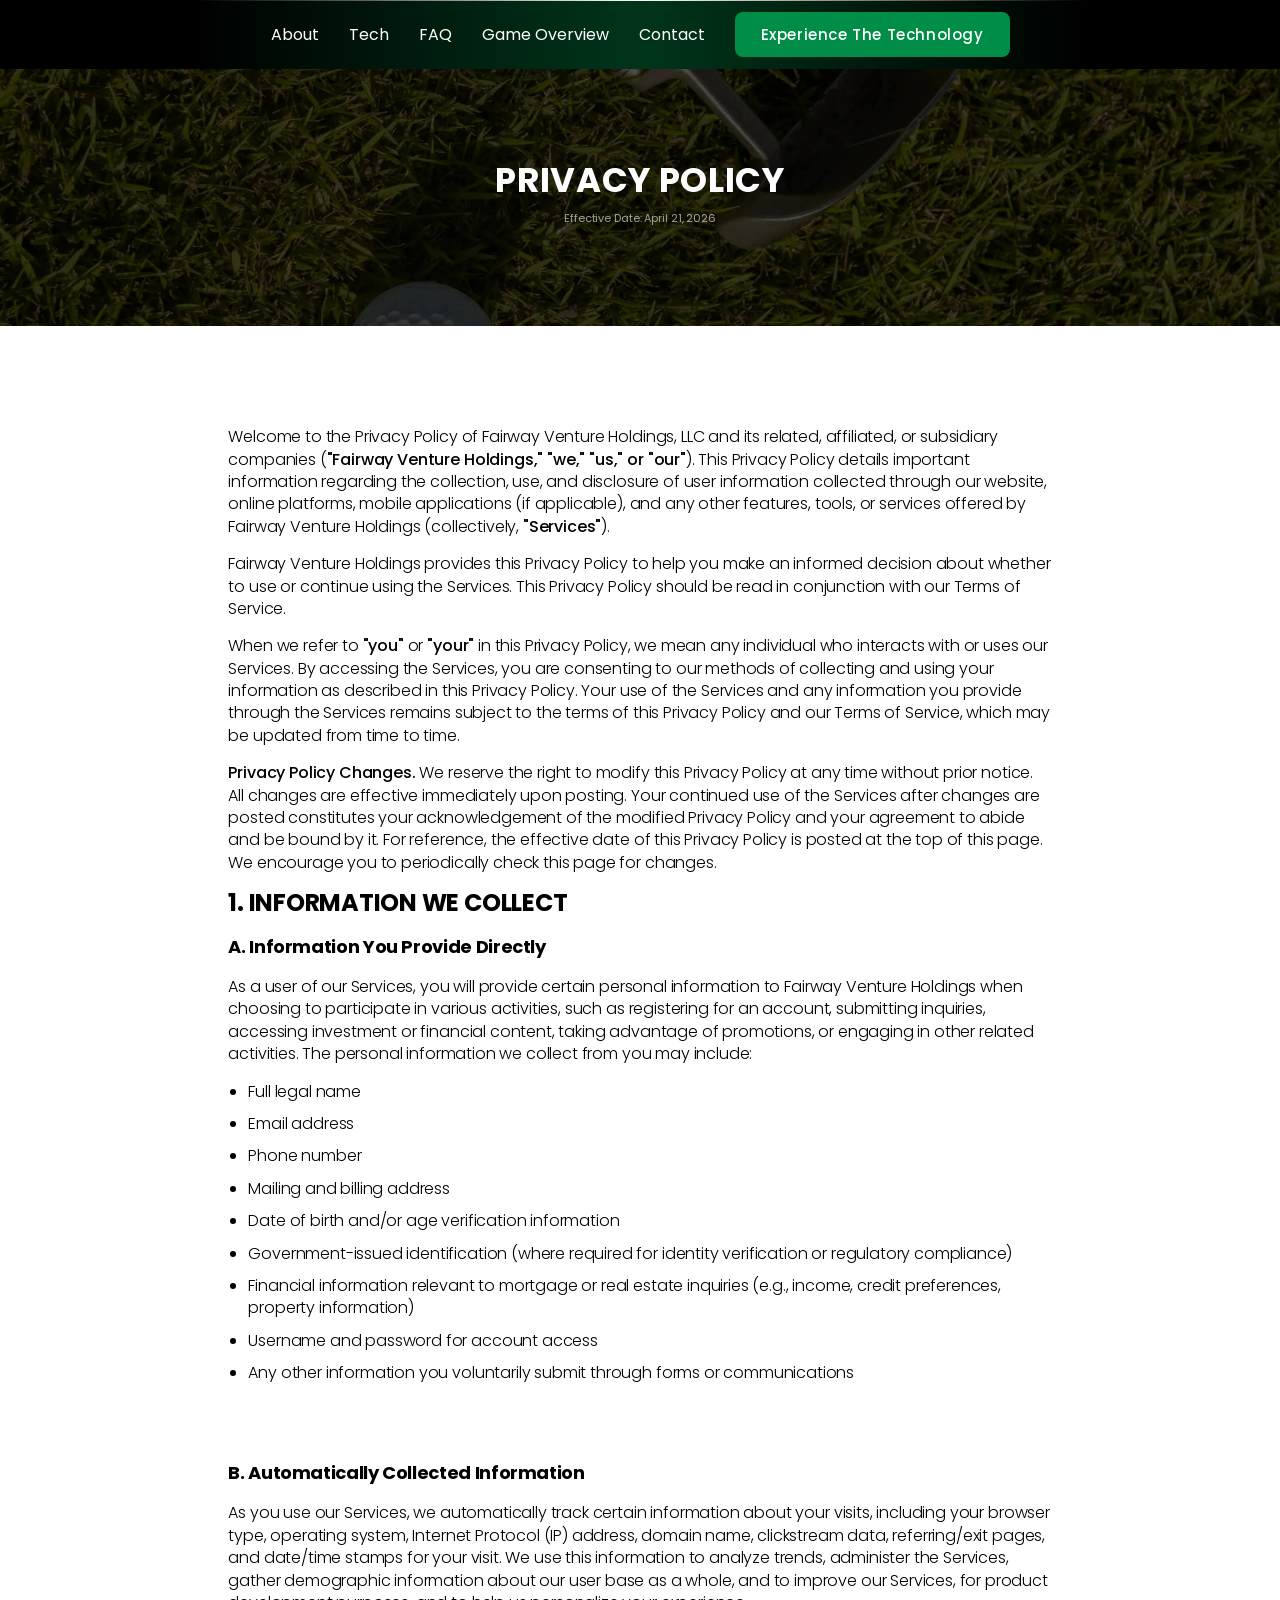
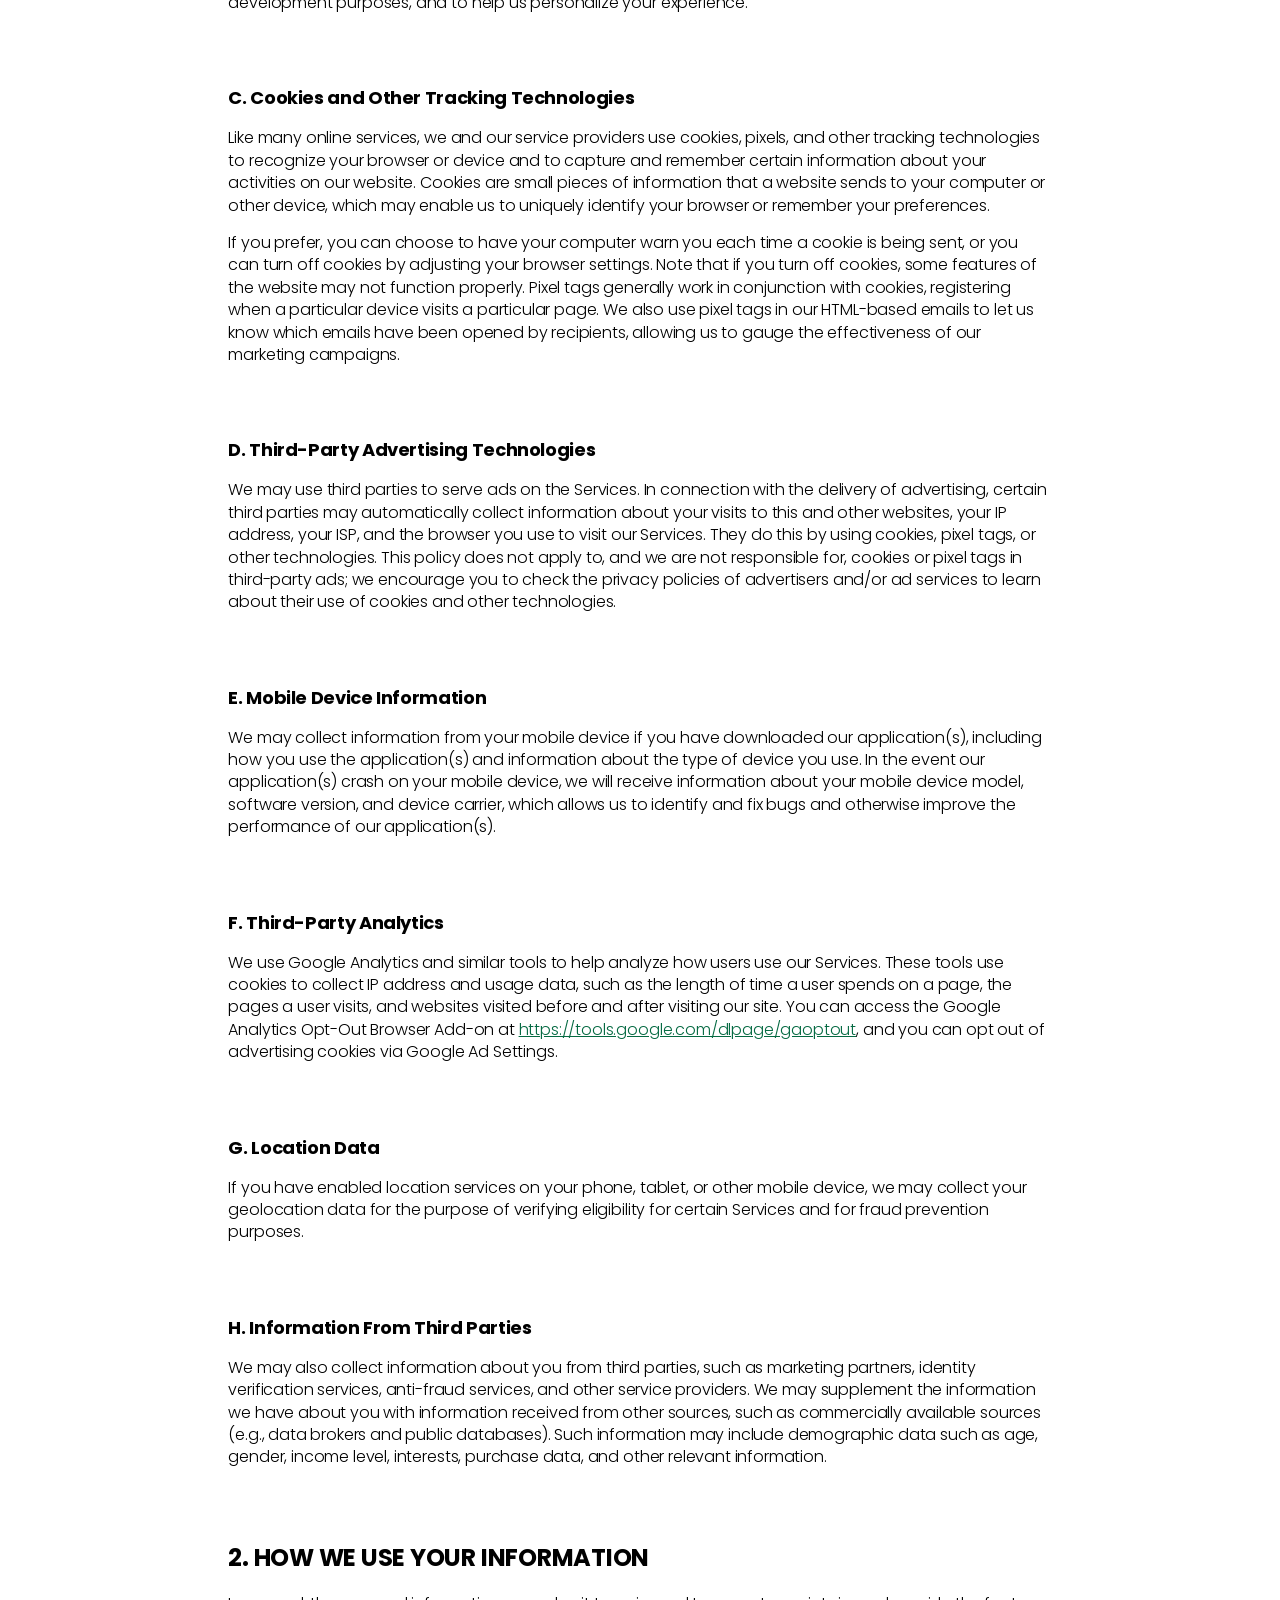
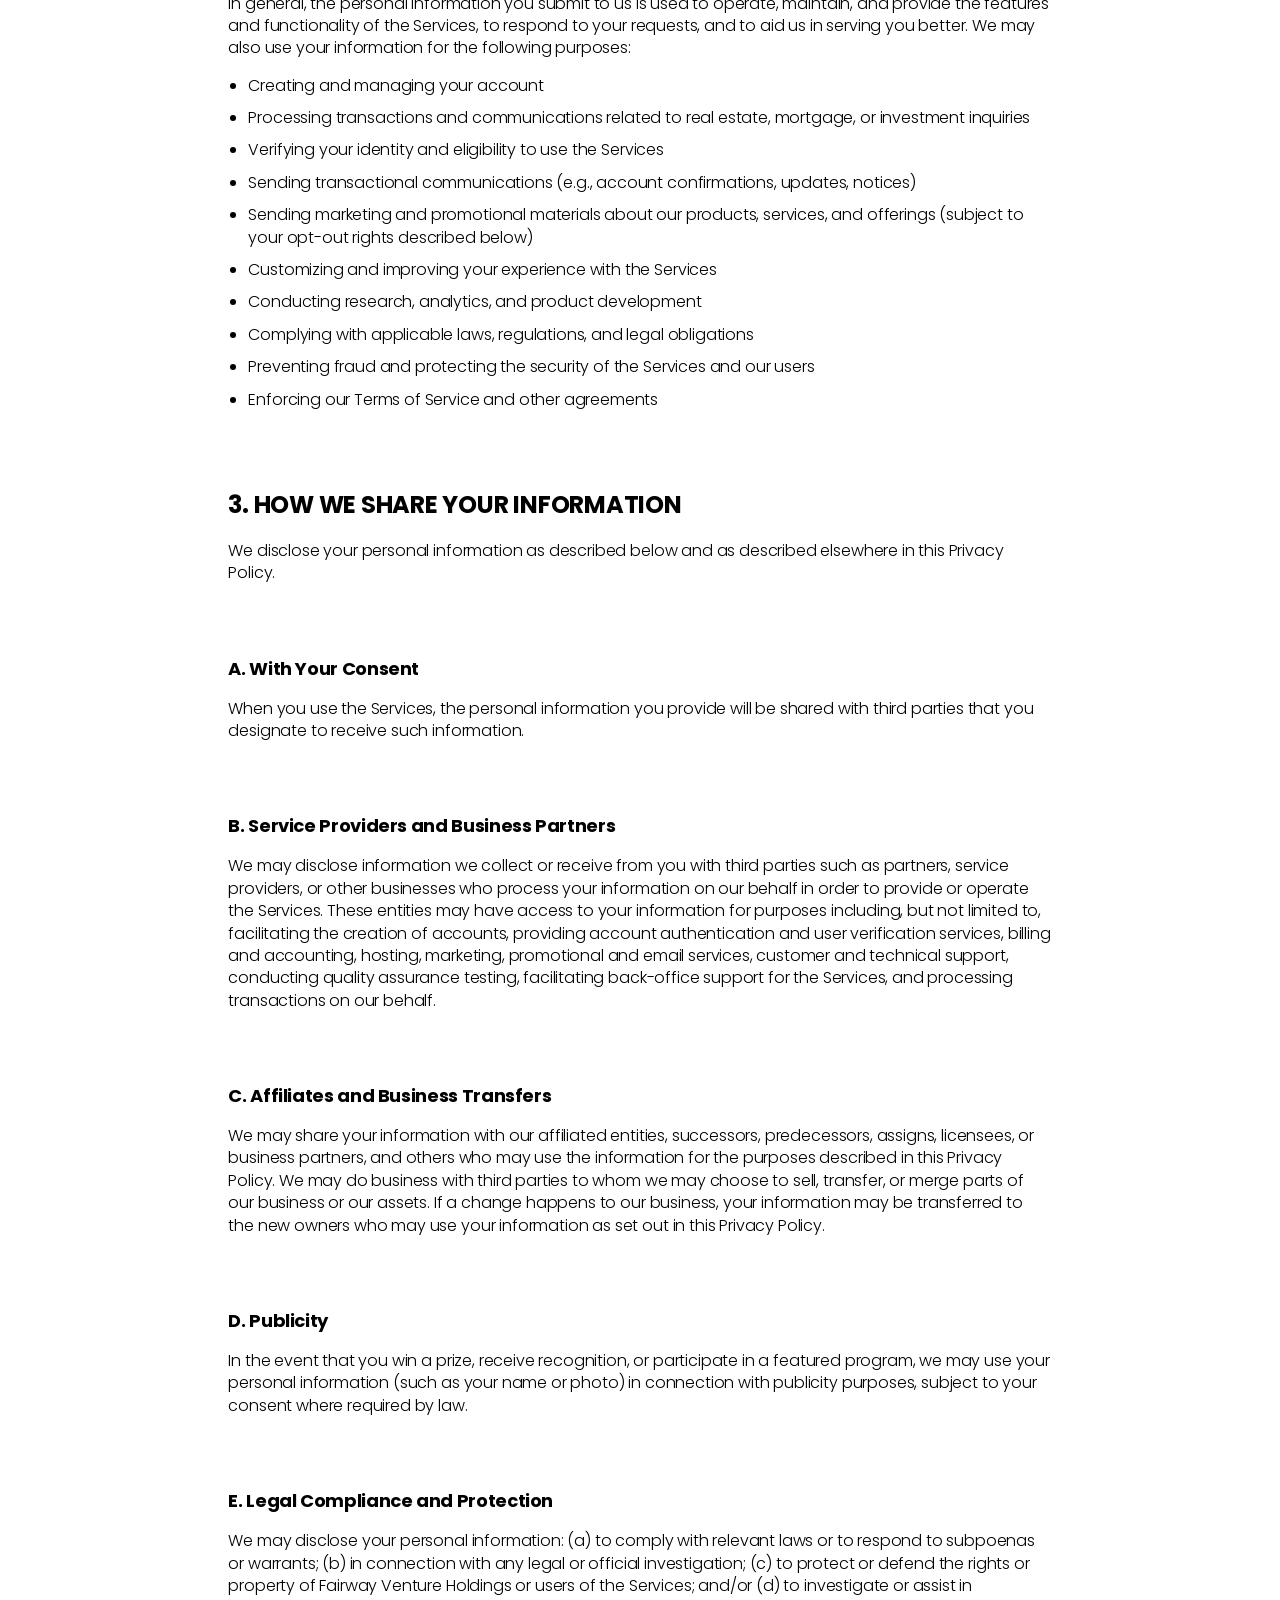
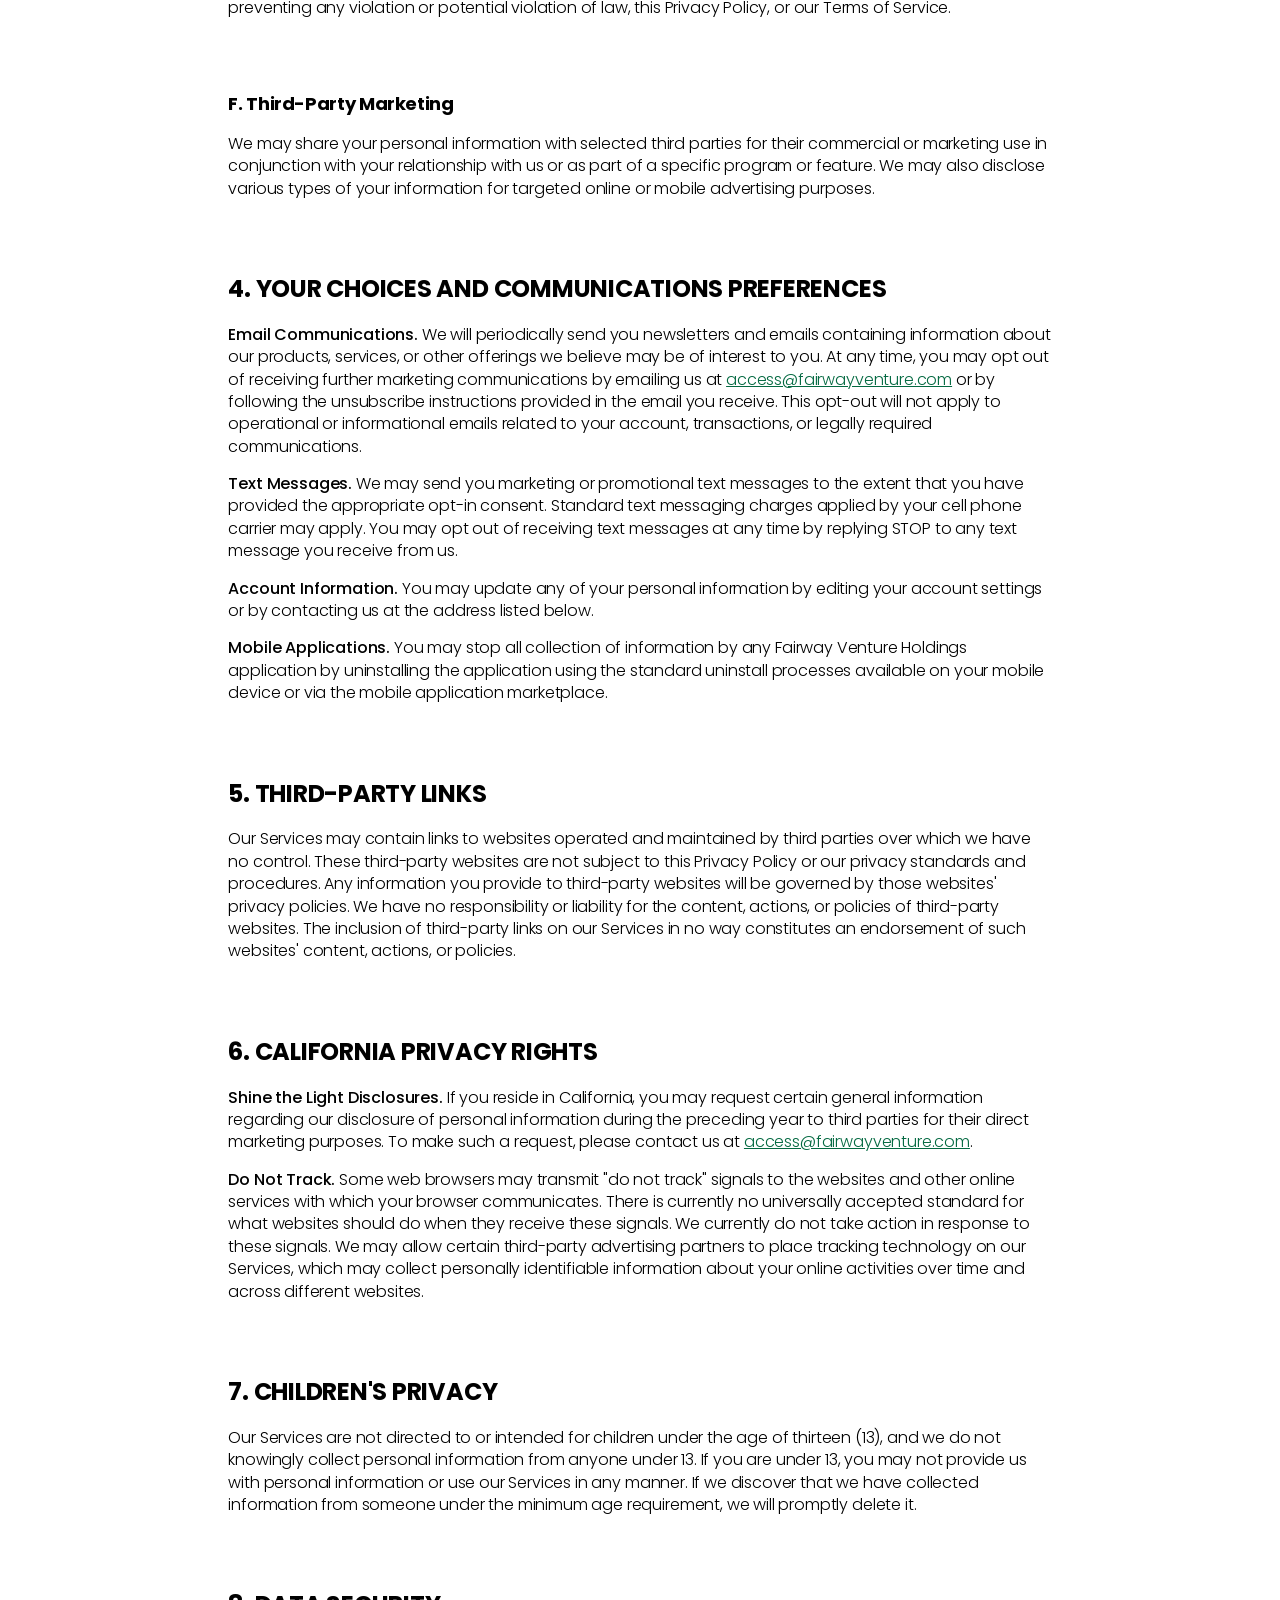
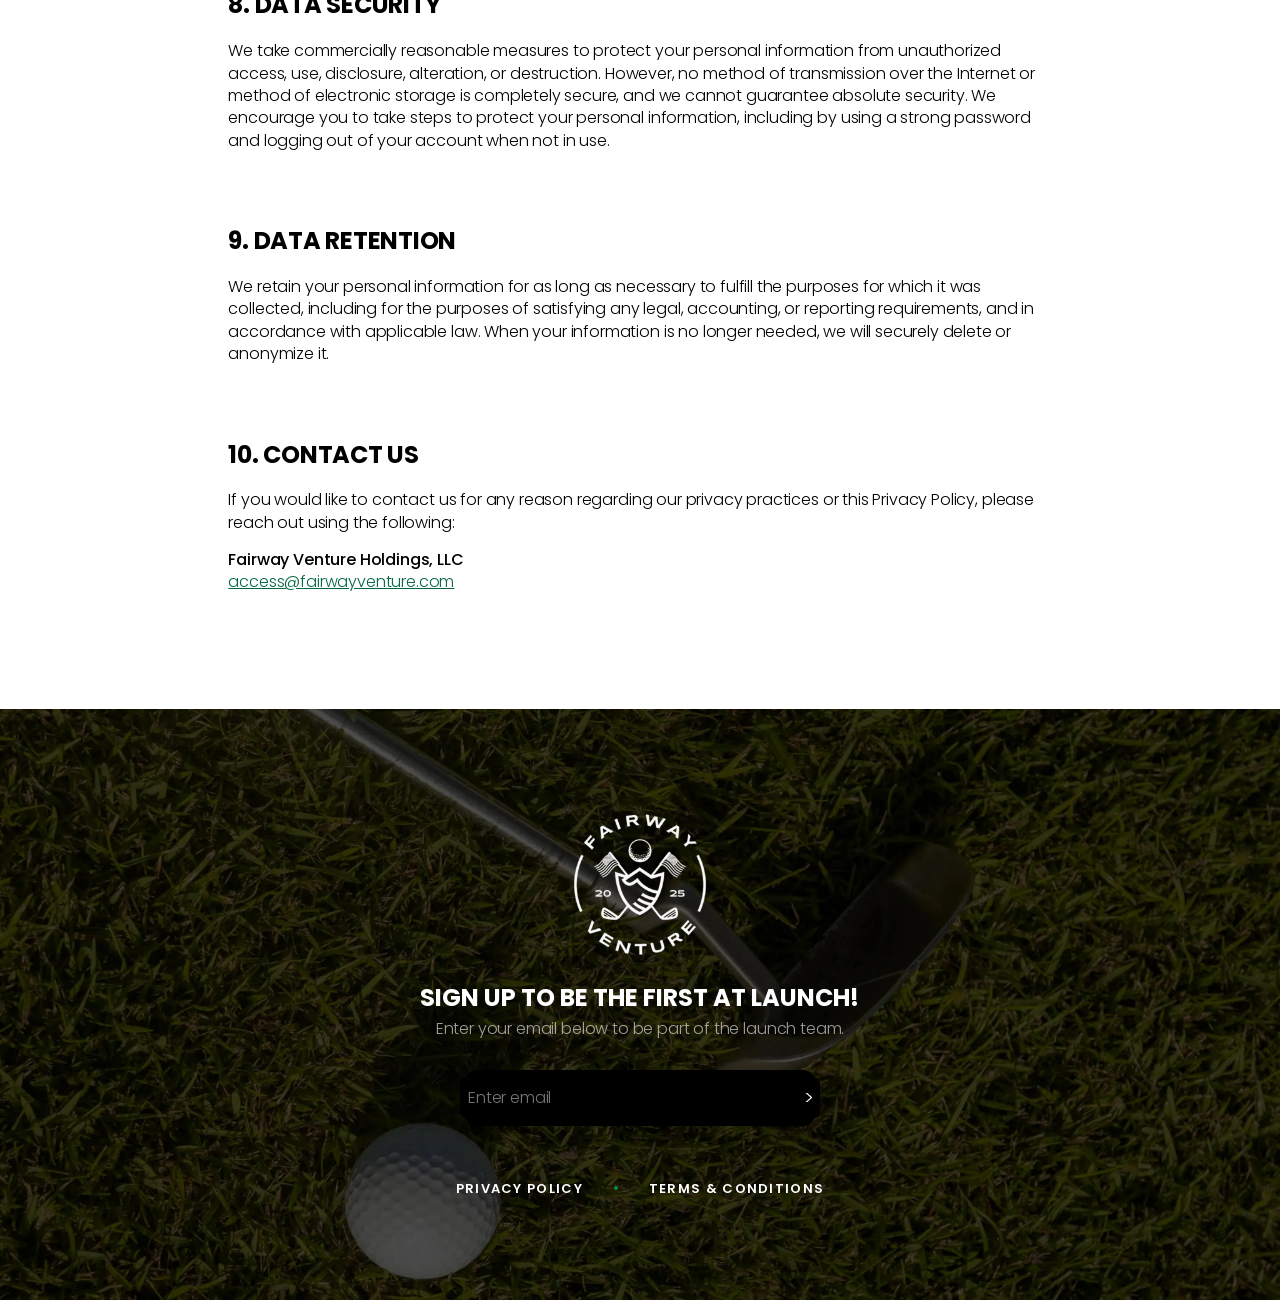
<file: privacy-policy.html>
<!DOCTYPE html>
<html lang="en">

<head>
    <meta charset="UTF-8">
    <meta name="viewport" content="width=device-width, initial-scale=1.0">
    <title>Fairway Venture  - Privacy Policy</title>
    <meta name="description" content=" ">
    <link rel="shortcut icon" href="/favicon.png" type="image/x-icon">
    <link rel="stylesheet" href="css/styles.css?v=1.0.2">
    <link rel="shortcut icon" href="assets/favicon.svg" type="image/x-icon">

    <!-- Open Graph / Facebook -->
    <meta property="og:type" content="website" />
    <meta property="og:url" content="" />
    <meta property="og:title" content="Fairway Venture"/>
    <meta property="og:description" content="FVH is a technology-driven platform bringing peer-to-peer contests, digital tools, and community engagement to the sports and entertainment industries — starting on the fairways of golf. No advantages, no opaque odds; just Fairway." />
    <meta property="og:image" content="/og-image.webp" />
    <meta property="og:image:secure_url" content="" /> 
    <meta property="og:image:width" content="1200" />
    <meta property="og:image:height" content="700" />

    <!-- Twitter Cards -->
    <meta name="twitter:card" content="summary_large_image">
    <meta name="twitter:title" content="Fairway Venture">
    <meta name="twitter:description" content="FVH is a technology-driven platform bringing peer-to-peer contests, digital tools, and community engagement to the sports and entertainment industries — starting on the fairways of golf. No advantages, no opaque odds; just Fairway.">
    <meta name="twitter:image" content="/og-image.webp">
</head>
<body>
    <div class="wrapper-site">
        <nav class="navbar navbar-expand-md navbar-light">
            <div class="container">
                <button class="navbar-toggler" type="button" data-toggle="collapse" data-target="#navbarNav" aria-controls="navbarNav" aria-expanded="false" aria-label="Toggle navigation">
                    <img src="public/open-menu.svg" alt="decorative">
                </button>
                <div class="collapse navbar-collapse" id="navbarNav">
                    <ul class="navbar-nav">
                        <div class="inner-navigation">
                            <a href="/#hero">About</a>
                            <a href="/#technology">Tech</a>
                            <a href="/#faqs">FAQ</a>
                            <a href="/#games">Game Overview</a>
                            <a href="#footer">Contact</a>
                        </div>
                    </ul>
                </div>
                <a class="button" target="_blank" href="https://fairwayventure.lucrasports.com">Experience The Technology</a>
            </div>
        </nav>

        <section id="hero-inner">
            <div class="container">
                <div class="row">
                    <div class="col-12">
                        <h1>PRIVACY POLICY</h1>
                        <p class="small">Effective Date: April 21, 2026</p>
                    </div>
                </div>
            </div>
        </section>

        <section id="terms-body">
            <div class="container">
                <div class="row justify-content-center">
                    <div class="col-12 col-md-10 col-lg-8">
                        <p>Welcome to the Privacy Policy of Fairway Venture Holdings, LLC and its related, affiliated, or subsidiary companies (<strong>"Fairway Venture Holdings," "we," "us," or "our"</strong>). This Privacy Policy details important information regarding the collection, use, and disclosure of user information collected through our website, online platforms, mobile applications (if applicable), and any other features, tools, or services offered by Fairway Venture Holdings (collectively, <strong>"Services"</strong>).</p>

                        <p>Fairway Venture Holdings provides this Privacy Policy to help you make an informed decision about whether to use or continue using the Services. This Privacy Policy should be read in conjunction with our Terms of Service.</p>

                        <p>When we refer to <strong>"you"</strong> or <strong>"your"</strong> in this Privacy Policy, we mean any individual who interacts with or uses our Services. By accessing the Services, you are consenting to our methods of collecting and using your information as described in this Privacy Policy. Your use of the Services and any information you provide through the Services remains subject to the terms of this Privacy Policy and our Terms of Service, which may be updated from time to time.</p>

                        <p><strong>Privacy Policy Changes.</strong> We reserve the right to modify this Privacy Policy at any time without prior notice. All changes are effective immediately upon posting. Your continued use of the Services after changes are posted constitutes your acknowledgement of the modified Privacy Policy and your agreement to abide and be bound by it. For reference, the effective date of this Privacy Policy is posted at the top of this page. We encourage you to periodically check this page for changes.</p>

                        <h2>1. Information We Collect</h2>
                        <h3>A. Information You Provide Directly</h3>
                        <p>As a user of our Services, you will provide certain personal information to Fairway Venture Holdings when choosing to participate in various activities, such as registering for an account, submitting inquiries, accessing investment or financial content, taking advantage of promotions, or engaging in other related activities. The personal information we collect from you may include:</p>

                        <ul>
                            <li>Full legal name</li>
                            <li>Email address</li>
                            <li>Phone number</li>
                            <li>Mailing and billing address</li>
                            <li>Date of birth and/or age verification information</li>
                            <li>Government-issued identification (where required for identity verification or regulatory compliance)</li>
                            <li>Financial information relevant to mortgage or real estate inquiries (e.g., income, credit preferences, property information)</li>
                            <li>Username and password for account access</li>
                            <li>Any other information you voluntarily submit through forms or communications</li>
                        </ul>

                        <h3>B. Automatically Collected Information</h3>
                        <p>As you use our Services, we automatically track certain information about your visits, including your browser type, operating system, Internet Protocol (IP) address, domain name, clickstream data, referring/exit pages, and date/time stamps for your visit. We use this information to analyze trends, administer the Services, gather demographic information about our user base as a whole, and to improve our Services, for product development purposes, and to help us personalize your experience.</p>

                        <h3>C. Cookies and Other Tracking Technologies</h3>
                        <p>Like many online services, we and our service providers use cookies, pixels, and other tracking technologies to recognize your browser or device and to capture and remember certain information about your activities on our website. Cookies are small pieces of information that a website sends to your computer or other device, which may enable us to uniquely identify your browser or remember your preferences.</p>

                        <p>If you prefer, you can choose to have your computer warn you each time a cookie is being sent, or you can turn off cookies by adjusting your browser settings. Note that if you turn off cookies, some features of the website may not function properly. Pixel tags generally work in conjunction with cookies, registering when a particular device visits a particular page. We also use pixel tags in our HTML-based emails to let us know which emails have been opened by recipients, allowing us to gauge the effectiveness of our marketing campaigns.</p>

                        <h3>D. Third-Party Advertising Technologies</h3>
                        <p>We may use third parties to serve ads on the Services. In connection with the delivery of advertising, certain third parties may automatically collect information about your visits to this and other websites, your IP address, your ISP, and the browser you use to visit our Services. They do this by using cookies, pixel tags, or other technologies. This policy does not apply to, and we are not responsible for, cookies or pixel tags in third-party ads; we encourage you to check the privacy policies of advertisers and/or ad services to learn about their use of cookies and other technologies.</p>

                        <h3>E. Mobile Device Information</h3>
                        <p>We may collect information from your mobile device if you have downloaded our application(s), including how you use the application(s) and information about the type of device you use. In the event our application(s) crash on your mobile device, we will receive information about your mobile device model, software version, and device carrier, which allows us to identify and fix bugs and otherwise improve the performance of our application(s).</p>

                        <h3>F. Third-Party Analytics</h3>
                        <p>We use Google Analytics and similar tools to help analyze how users use our Services. These tools use cookies to collect IP address and usage data, such as the length of time a user spends on a page, the pages a user visits, and websites visited before and after visiting our site. You can access the Google Analytics Opt-Out Browser Add-on at <a href="https://tools.google.com/dlpage/gaoptout" target="_blank" rel="noopener noreferrer">https://tools.google.com/dlpage/gaoptout</a>, and you can opt out of advertising cookies via Google Ad Settings.</p>

                        <h3>G. Location Data</h3>
                        <p>If you have enabled location services on your phone, tablet, or other mobile device, we may collect your geolocation data for the purpose of verifying eligibility for certain Services and for fraud prevention purposes.</p>

                        <h3>H. Information From Third Parties</h3>
                        <p>We may also collect information about you from third parties, such as marketing partners, identity verification services, anti-fraud services, and other service providers. We may supplement the information we have about you with information received from other sources, such as commercially available sources (e.g., data brokers and public databases). Such information may include demographic data such as age, gender, income level, interests, purchase data, and other relevant information.</p>
                        
                        <h2>2. How We Use Your Information</h2>
                        <p>In general, the personal information you submit to us is used to operate, maintain, and provide the features and functionality of the Services, to respond to your requests, and to aid us in serving you better. We may also use your information for the following purposes:</p>

                        <ul>
                            <li>Creating and managing your account</li>
                            <li>Processing transactions and communications related to real estate, mortgage, or investment inquiries</li>
                            <li>Verifying your identity and eligibility to use the Services</li>
                            <li>Sending transactional communications (e.g., account confirmations, updates, notices)</li>
                            <li>Sending marketing and promotional materials about our products, services, and offerings (subject to your opt-out rights described below)</li>
                            <li>Customizing and improving your experience with the Services</li>
                            <li>Conducting research, analytics, and product development</li>
                            <li>Complying with applicable laws, regulations, and legal obligations</li>
                            <li>Preventing fraud and protecting the security of the Services and our users</li>
                            <li>Enforcing our Terms of Service and other agreements</li>
                        </ul>

                        <h2>3. How We Share Your Information</h2>
                        <p>We disclose your personal information as described below and as described elsewhere in this Privacy Policy.</p>

                        <h3>A. With Your Consent</h3>
                        <p>When you use the Services, the personal information you provide will be shared with third parties that you designate to receive such information.</p>

                        <h3>B. Service Providers and Business Partners</h3>
                        <p>We may disclose information we collect or receive from you with third parties such as partners, service providers, or other businesses who process your information on our behalf in order to provide or operate the Services. These entities may have access to your information for purposes including, but not limited to, facilitating the creation of accounts, providing account authentication and user verification services, billing and accounting, hosting, marketing, promotional and email services, customer and technical support, conducting quality assurance testing, facilitating back-office support for the Services, and processing transactions on our behalf.</p>

                        <h3>C. Affiliates and Business Transfers</h3>
                        <p>We may share your information with our affiliated entities, successors, predecessors, assigns, licensees, or business partners, and others who may use the information for the purposes described in this Privacy Policy. We may do business with third parties to whom we may choose to sell, transfer, or merge parts of our business or our assets. If a change happens to our business, your information may be transferred to the new owners who may use your information as set out in this Privacy Policy.</p>

                        <h3>D. Publicity</h3>
                        <p>In the event that you win a prize, receive recognition, or participate in a featured program, we may use your personal information (such as your name or photo) in connection with publicity purposes, subject to your consent where required by law.</p>

                        <h3>E. Legal Compliance and Protection</h3>
                        <p>We may disclose your personal information: (a) to comply with relevant laws or to respond to subpoenas or warrants; (b) in connection with any legal or official investigation; (c) to protect or defend the rights or property of Fairway Venture Holdings or users of the Services; and/or (d) to investigate or assist in preventing any violation or potential violation of law, this Privacy Policy, or our Terms of Service.</p>

                        <h3>F. Third-Party Marketing</h3>
                        <p>We may share your personal information with selected third parties for their commercial or marketing use in conjunction with your relationship with us or as part of a specific program or feature. We may also disclose various types of your information for targeted online or mobile advertising purposes.</p>

                        <h2>4. Your Choices and Communications Preferences</h2>
                        <p><strong>Email Communications.</strong> We will periodically send you newsletters and emails containing information about our products, services, or other offerings we believe may be of interest to you. At any time, you may opt out of receiving further marketing communications by emailing us at <a href="mailto:access@fairwayventure.com">access@fairwayventure.com</a> or by following the unsubscribe instructions provided in the email you receive. This opt-out will not apply to operational or informational emails related to your account, transactions, or legally required communications.</p>

                        <p><strong>Text Messages.</strong> We may send you marketing or promotional text messages to the extent that you have provided the appropriate opt-in consent. Standard text messaging charges applied by your cell phone carrier may apply. You may opt out of receiving text messages at any time by replying STOP to any text message you receive from us.</p>

                        <p><strong>Account Information.</strong> You may update any of your personal information by editing your account settings or by contacting us at the address listed below.</p>

                        <p><strong>Mobile Applications.</strong> You may stop all collection of information by any Fairway Venture Holdings application by uninstalling the application using the standard uninstall processes available on your mobile device or via the mobile application marketplace.</p>

                        <h2>5. Third-Party Links</h2>
                        <p>Our Services may contain links to websites operated and maintained by third parties over which we have no control. These third-party websites are not subject to this Privacy Policy or our privacy standards and procedures. Any information you provide to third-party websites will be governed by those websites' privacy policies. We have no responsibility or liability for the content, actions, or policies of third-party websites. The inclusion of third-party links on our Services in no way constitutes an endorsement of such websites' content, actions, or policies.</p>

                        <h2>6. California Privacy Rights</h2>
                        <p><strong>Shine the Light Disclosures.</strong> If you reside in California, you may request certain general information regarding our disclosure of personal information during the preceding year to third parties for their direct marketing purposes. To make such a request, please contact us at <a href="mailto:access@fairwayventure.com">access@fairwayventure.com</a>.</p>

                        <p><strong>Do Not Track.</strong> Some web browsers may transmit "do not track" signals to the websites and other online services with which your browser communicates. There is currently no universally accepted standard for what websites should do when they receive these signals. We currently do not take action in response to these signals. We may allow certain third-party advertising partners to place tracking technology on our Services, which may collect personally identifiable information about your online activities over time and across different websites.</p>

                        <h2>7. Children's Privacy</h2>
                        <p>Our Services are not directed to or intended for children under the age of thirteen (13), and we do not knowingly collect personal information from anyone under 13. If you are under 13, you may not provide us with personal information or use our Services in any manner. If we discover that we have collected information from someone under the minimum age requirement, we will promptly delete it.</p>

                        <h2>8. Data Security</h2>
                        <p>We take commercially reasonable measures to protect your personal information from unauthorized access, use, disclosure, alteration, or destruction. However, no method of transmission over the Internet or method of electronic storage is completely secure, and we cannot guarantee absolute security. We encourage you to take steps to protect your personal information, including by using a strong password and logging out of your account when not in use.</p>

                        <h2>9. Data Retention</h2>
                        <p>We retain your personal information for as long as necessary to fulfill the purposes for which it was collected, including for the purposes of satisfying any legal, accounting, or reporting requirements, and in accordance with applicable law. When your information is no longer needed, we will securely delete or anonymize it.</p>

                        <h2>10. Contact Us</h2>
                        <p>If you would like to contact us for any reason regarding our privacy practices or this Privacy Policy, please reach out using the following:</p>
                        <p>
                            <strong>Fairway Venture Holdings, LLC</strong> <br>
                            <a href="mailto:access@fairwayventure.com">access@fairwayventure.com</a>
                        </p>
                    </div>
                </div>
            </div>
        </section>
        
        <footer id="footer">
            <div class="container">
                <div class="row justify-content-center">
                    <div class="col-12 col-md-5">
                        <div class="inner-content">
                            <div class="top-area">
                                <a href="/">
                                    <img src="public/images/fairway-logo.webp" alt="Fairway Venture">
                                </a>
                                <h2>SIGN UP TO BE THE FIRST AT LAUNCH!</h2>
                                <p>Enter your email below to be part of the launch team.</p>
                            </div>
                            <div class="wrapper-form">
                                <form action="" id="waitlist-form">
                                    <input type="email" name="email" id="email" placeholder="Enter email" required>
                                    <input type="submit" value=">" class="submit">
                                </form>
                                <div class="success-form">
                                    <div class="inner-content">
                                        <h3>Thank you for subscribing!</h3>
                                    </div>
                                </div>
                            </div>
                            <div class="inner-links">
                                <a href="privacy-policy.html">Privacy Policy</a>
                                <span>•</span>
                                <a href="terms-and-conditions.html">Terms & Conditions</a>
                            </div>
                        </div>
                    </div>
                </div>
            </div>
        </footer>
    </div>
    <!-- jQuery -->
    <script src="lib/js/jquery.min.js"></script>
    <!-- Bootstrap -->
     <script src="lib/js/bootstrap.min.js"></script>
    <!-- Javascript -->
    <script src="js/index.js?v=1.0.0"></script>
</body>
</html>
</file>
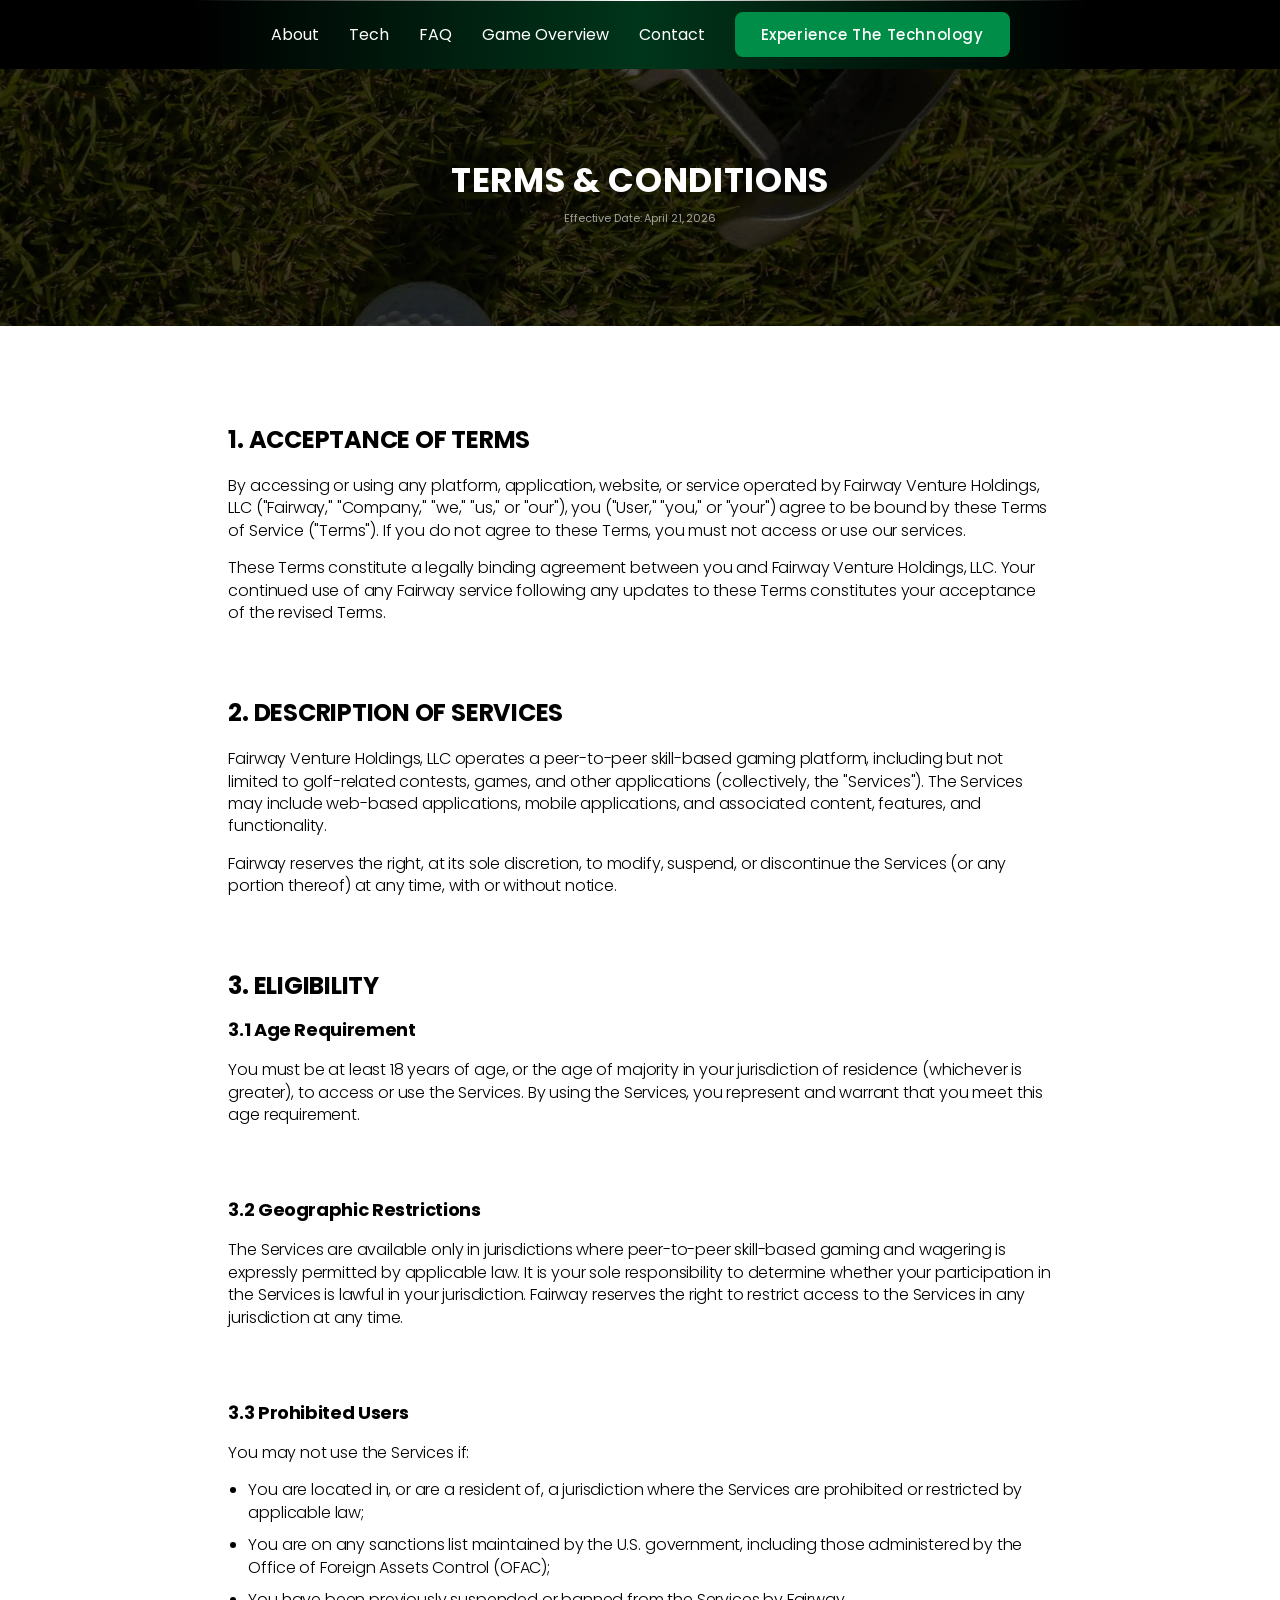
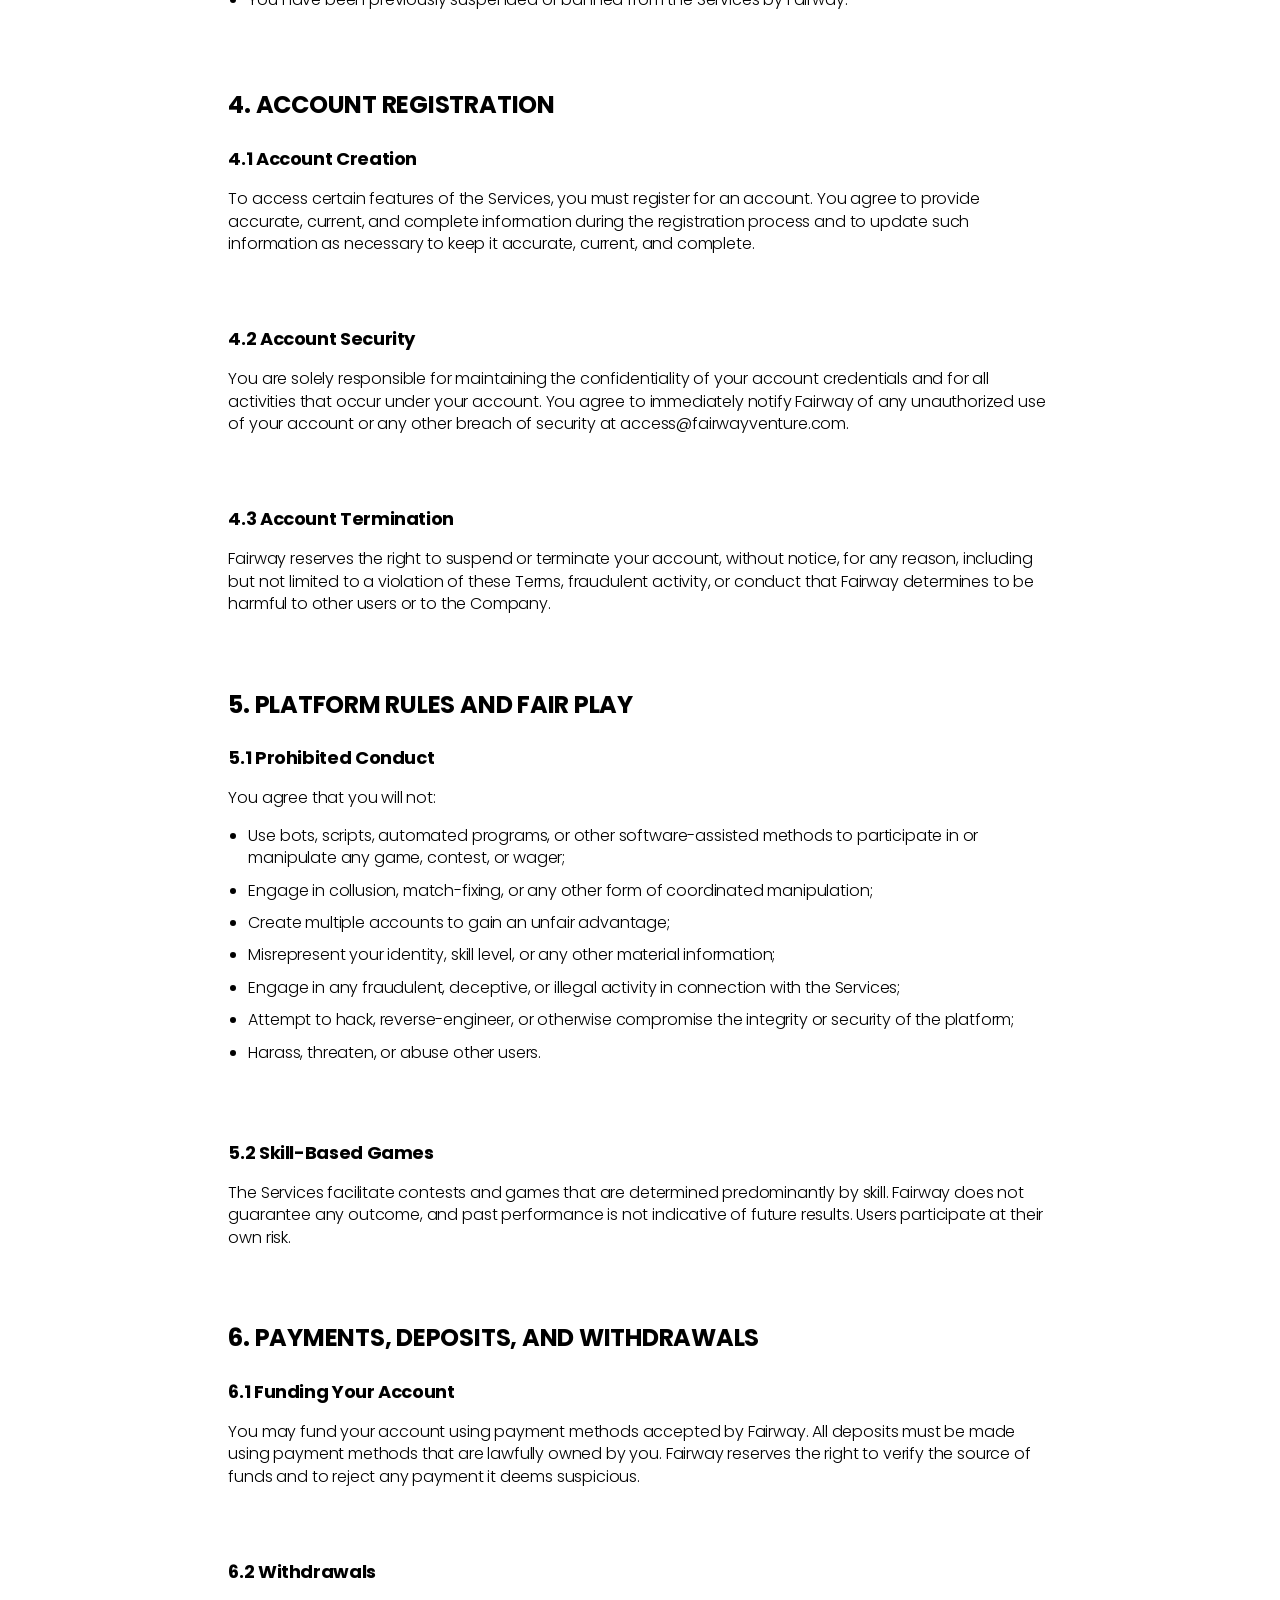
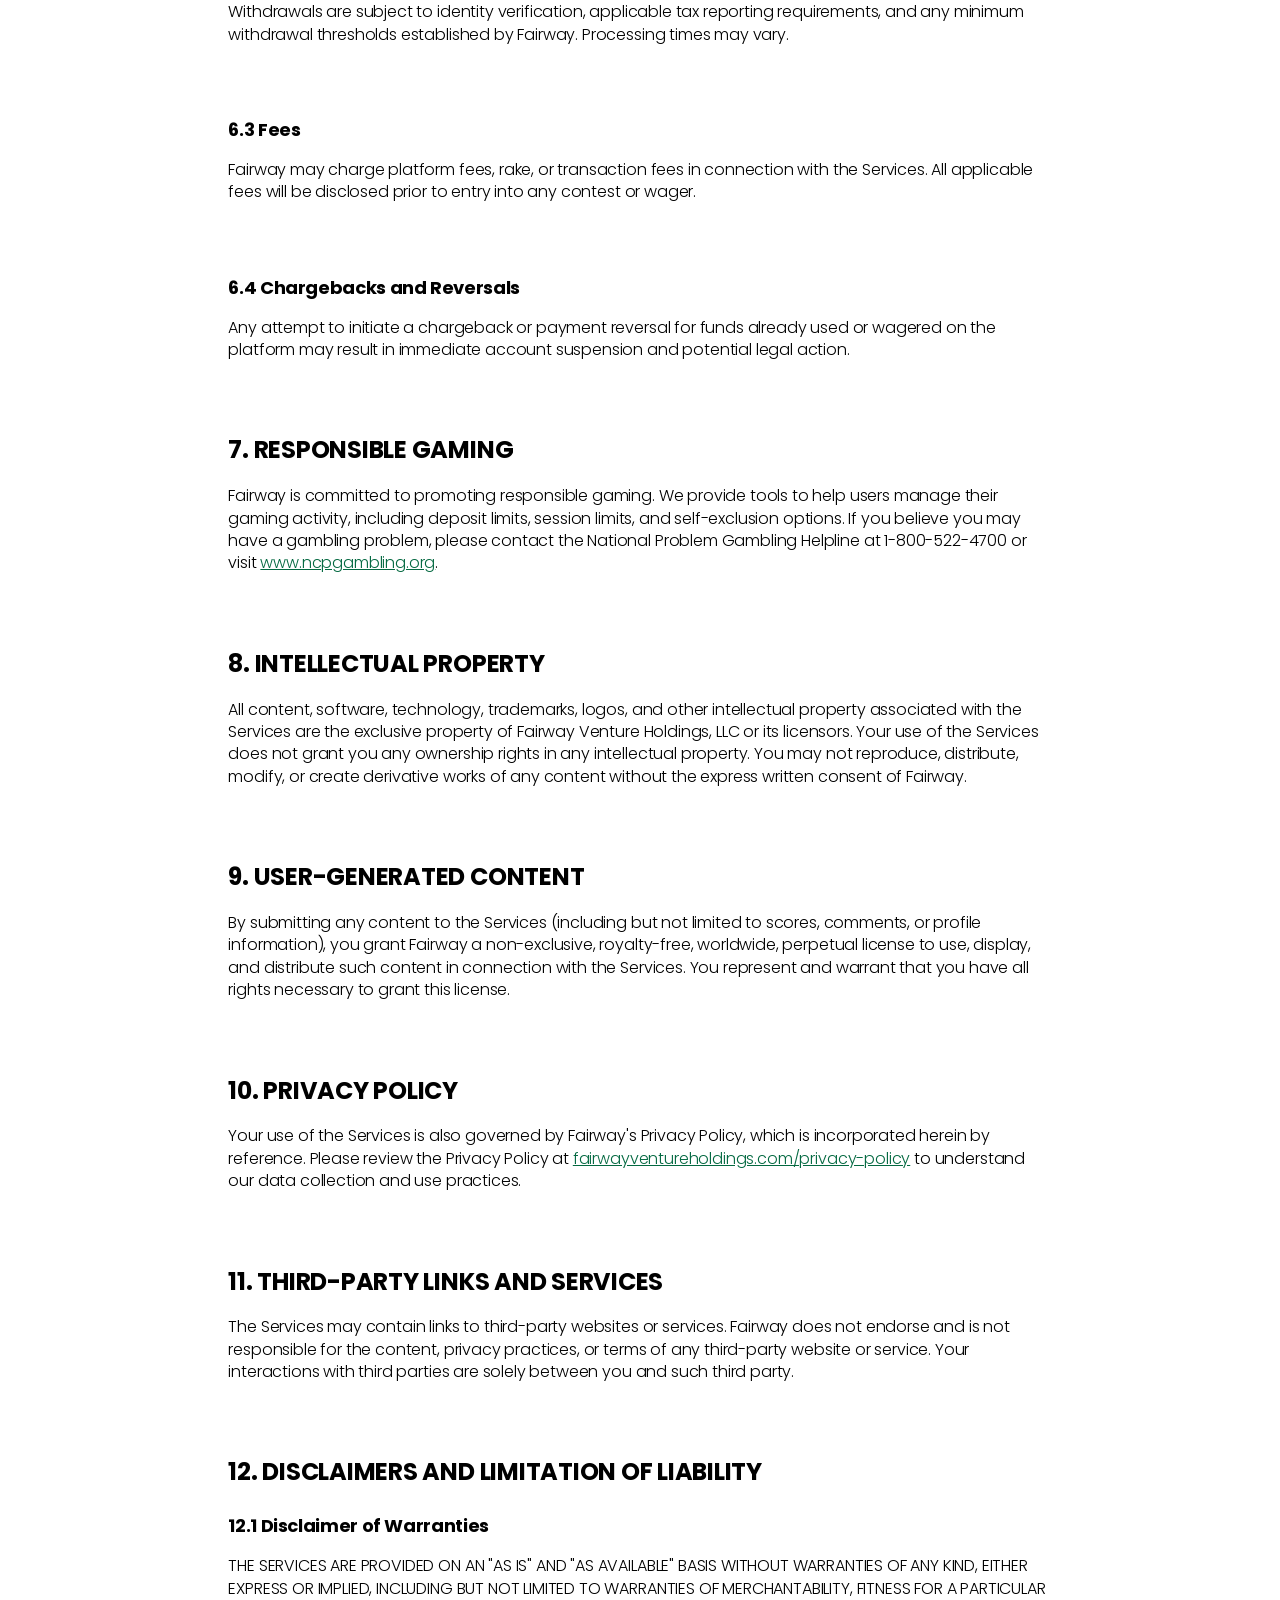
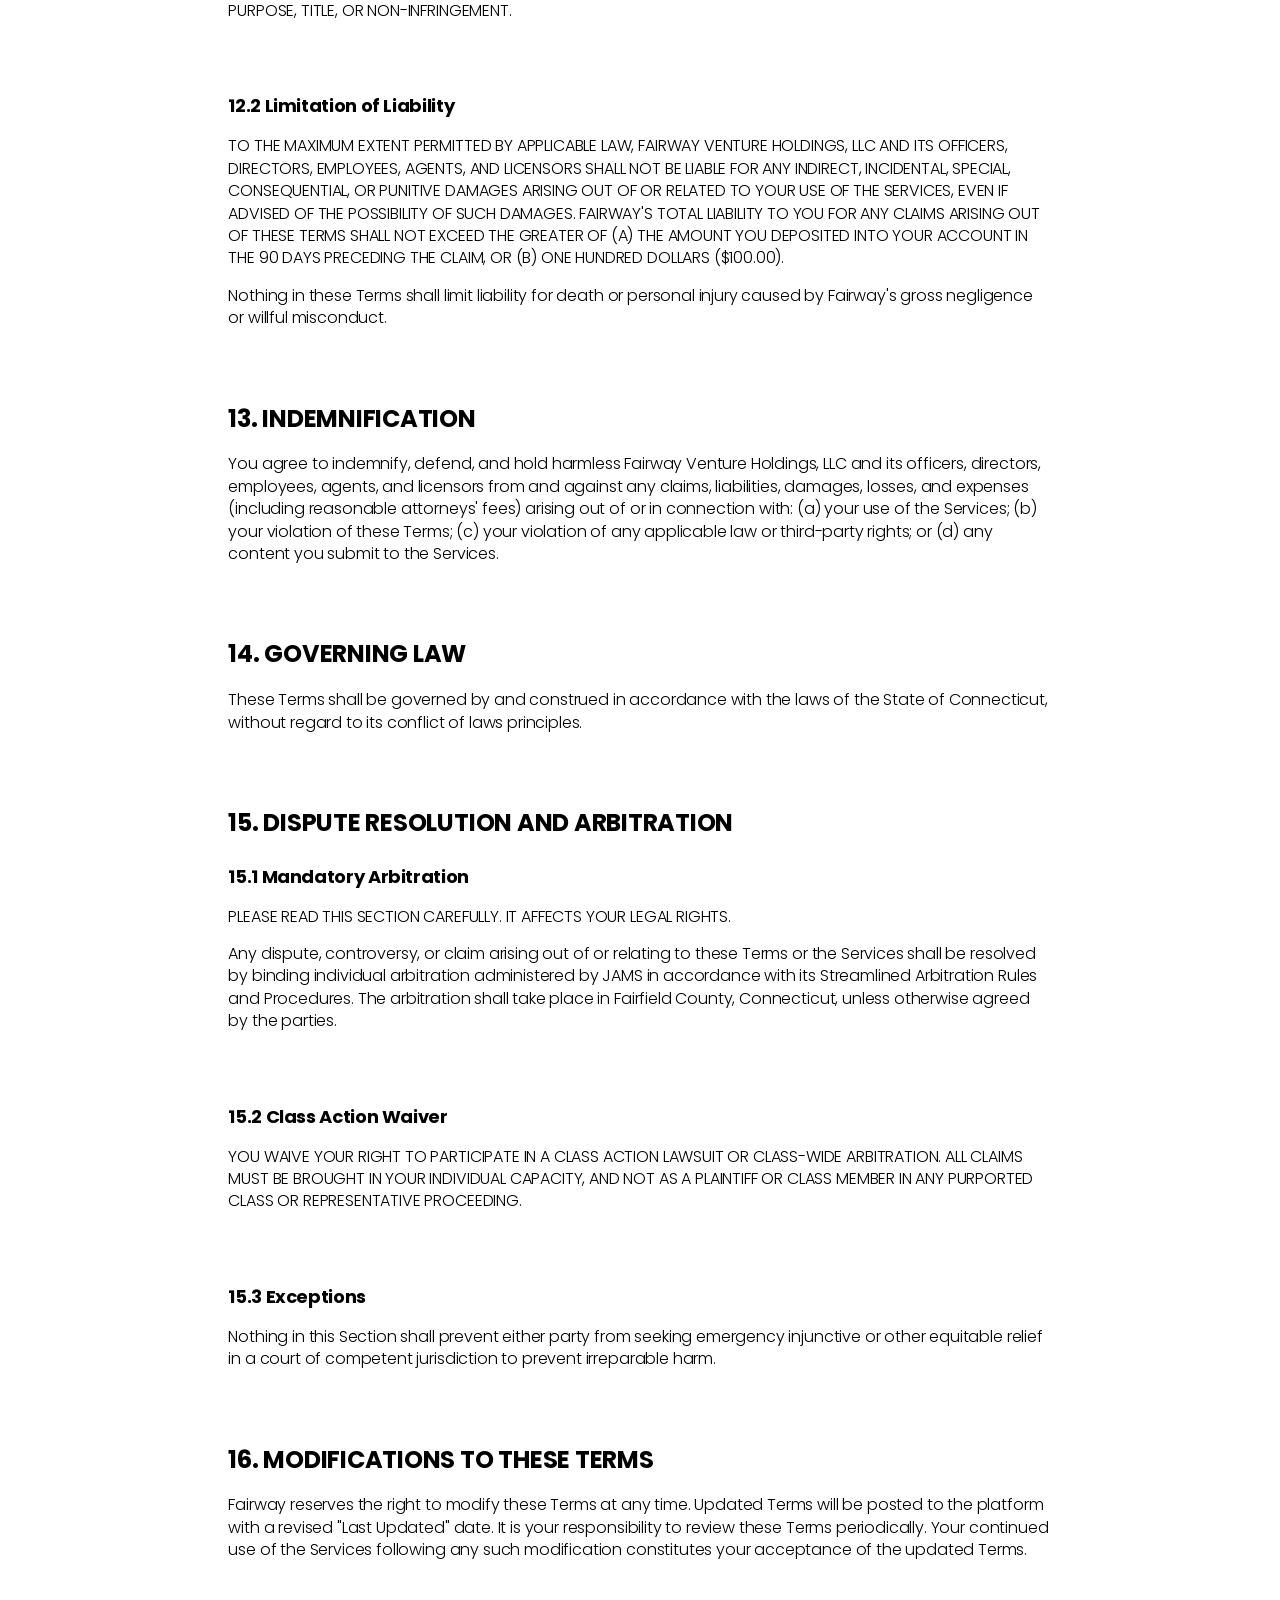
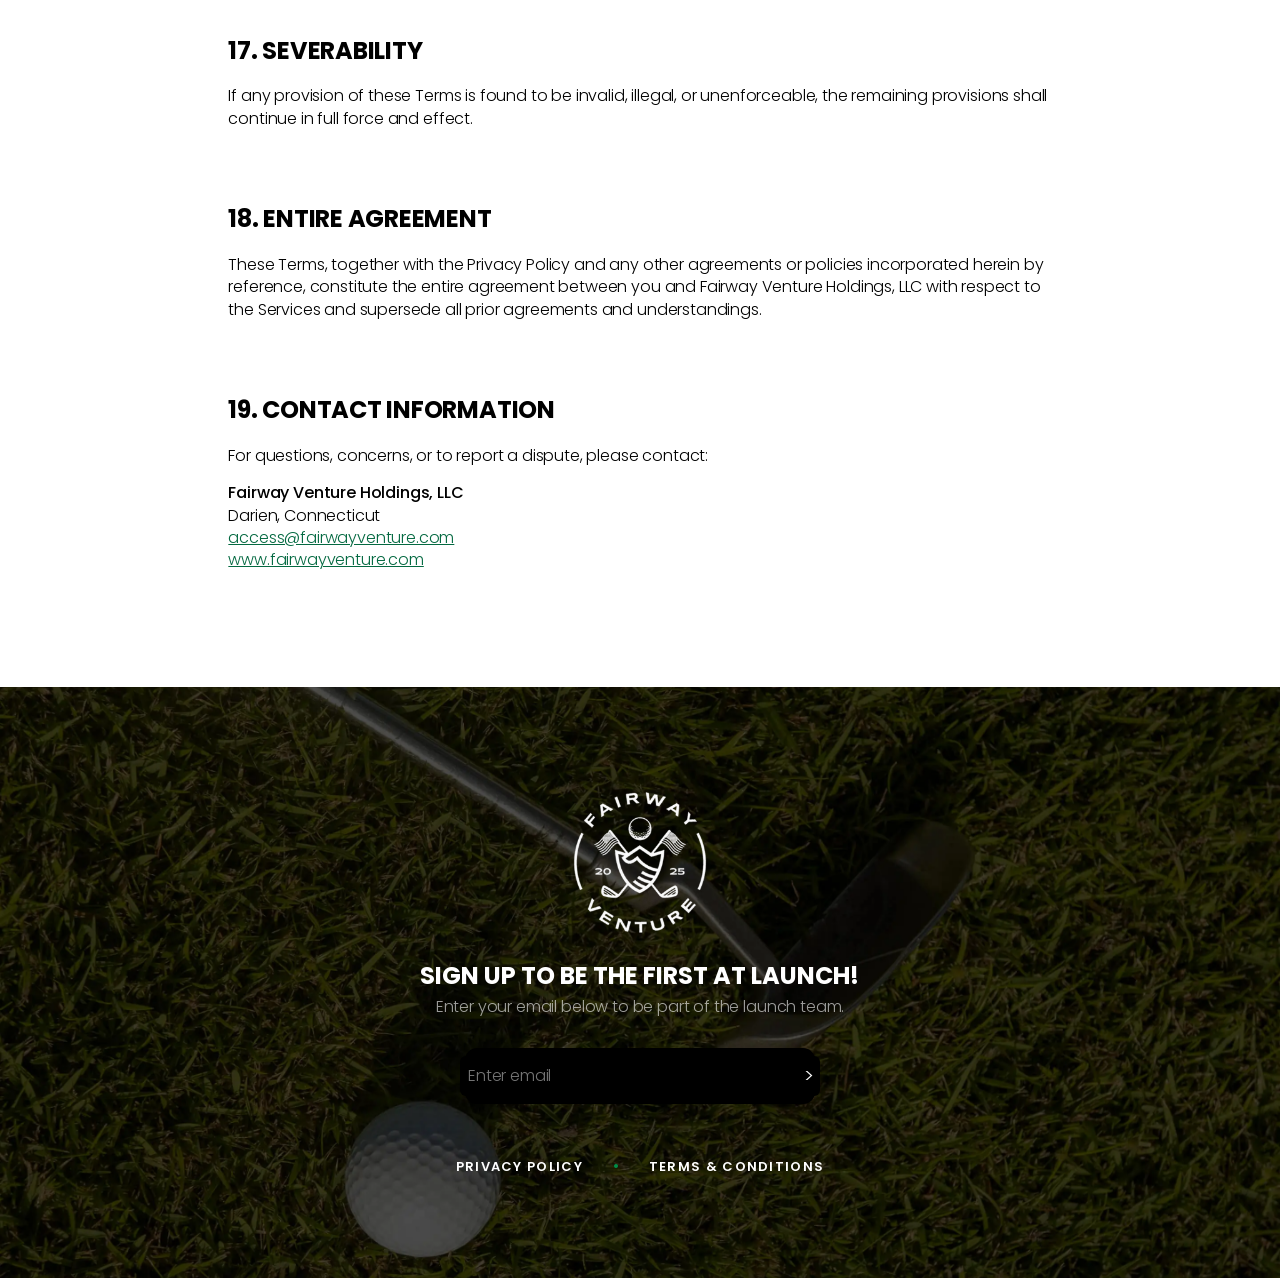
<file: terms-and-conditions.html>
<!DOCTYPE html>
<html lang="en">

<head>
    <meta charset="UTF-8">
    <meta name="viewport" content="width=device-width, initial-scale=1.0">
    <title>Fairway Venture  - Terms & Conditions</title>
    <meta name="description" content=" ">
    <link rel="shortcut icon" href="/favicon.png" type="image/x-icon">
    <link rel="stylesheet" href="css/styles.css?v=1.0.2">
    <link rel="shortcut icon" href="assets/favicon.svg" type="image/x-icon">

    <!-- Open Graph / Facebook -->
    <meta property="og:type" content="website" />
    <meta property="og:url" content="" />
    <meta property="og:title" content="Fairway Venture"/>
    <meta property="og:description" content="FVH is a technology-driven platform bringing peer-to-peer contests, digital tools, and community engagement to the sports and entertainment industries — starting on the fairways of golf. No advantages, no opaque odds; just Fairway." />
    <meta property="og:image" content="/og-image.webp" />
    <meta property="og:image:secure_url" content="" /> 
    <meta property="og:image:width" content="1200" />
    <meta property="og:image:height" content="700" />

    <!-- Twitter Cards -->
    <meta name="twitter:card" content="summary_large_image">
    <meta name="twitter:title" content="Fairway Venture">
    <meta name="twitter:description" content="FVH is a technology-driven platform bringing peer-to-peer contests, digital tools, and community engagement to the sports and entertainment industries — starting on the fairways of golf. No advantages, no opaque odds; just Fairway.">
    <meta name="twitter:image" content="/og-image.webp">
</head>
<body>
    <div class="wrapper-site">
        <nav class="navbar navbar-expand-md navbar-light">
            <div class="container">
                <button class="navbar-toggler" type="button" data-toggle="collapse" data-target="#navbarNav" aria-controls="navbarNav" aria-expanded="false" aria-label="Toggle navigation">
                    <img src="public/open-menu.svg" alt="decorative">
                </button>
                <div class="collapse navbar-collapse" id="navbarNav">
                    <ul class="navbar-nav">
                        <div class="inner-navigation">
                            <a href="/#hero">About</a>
                            <a href="/#technology">Tech</a>
                            <a href="/#faqs">FAQ</a>
                            <a href="/#games">Game Overview</a>
                            <a href="#footer">Contact</a>
                        </div>
                    </ul>
                </div>
                <a class="button" target="_blank" href="https://fairwayventure.lucrasports.com">Experience The Technology</a>
            </div>
        </nav>

        <section id="hero-inner">
            <div class="container">
                <div class="row">
                    <div class="col-12">
                        <h1>TERMS & CONDITIONS</h1>
                        <p class="small">Effective Date: April 21, 2026</p>
                    </div>
                </div>
            </div>
        </section>

        <section id="terms-body">
            <div class="container">
                <div class="row justify-content-center">
                    <div class="col-12 col-md-10 col-lg-8">
                        <h2>1. Acceptance of Terms</h2>
                        <p>By accessing or using any platform, application, website, or service operated by Fairway Venture Holdings, LLC ("Fairway," "Company," "we," "us," or "our"), you ("User," "you," or "your") agree to be bound by these Terms of Service ("Terms"). If you do not agree to these Terms, you must not access or use our services.</p>

                        <p>These Terms constitute a legally binding agreement between you and Fairway Venture Holdings, LLC. Your continued use of any Fairway service following any updates to these Terms constitutes your acceptance of the revised Terms.</p>

                        <h2>2. Description of Services</h2>
                        <p>Fairway Venture Holdings, LLC operates a peer-to-peer skill-based gaming platform, including but not limited to golf-related contests, games, and other applications (collectively, the "Services"). The Services may include web-based applications, mobile applications, and associated content, features, and functionality.</p>

                        <p>Fairway reserves the right, at its sole discretion, to modify, suspend, or discontinue the Services (or any portion thereof) at any time, with or without notice.</p>

                        <h2>3. Eligibility</h2>
                        <h3>3.1 Age Requirement</h3>
                        <p>You must be at least 18 years of age, or the age of majority in your jurisdiction of residence (whichever is greater), to access or use the Services. By using the Services, you represent and warrant that you meet this age requirement.</p>

                        <h3>3.2 Geographic Restrictions</h3>
                        <p>The Services are available only in jurisdictions where peer-to-peer skill-based gaming and wagering is expressly permitted by applicable law. It is your sole responsibility to determine whether your participation in the Services is lawful in your jurisdiction. Fairway reserves the right to restrict access to the Services in any jurisdiction at any time.</p>

                        <h3>3.3 Prohibited Users</h3>
                        <p>You may not use the Services if:</p>
                        <ul>
                            <li>You are located in, or are a resident of, a jurisdiction where the Services are prohibited or restricted by applicable law;</li>
                            <li>You are on any sanctions list maintained by the U.S. government, including those administered by the Office of Foreign Assets Control (OFAC);</li>
                            <li>You have been previously suspended or banned from the Services by Fairway.</li>
                        </ul>

                        <h2>4. Account Registration</h2>
                        <h3>4.1 Account Creation</h3>
                        <p>To access certain features of the Services, you must register for an account. You agree to provide accurate, current, and complete information during the registration process and to update such information as necessary to keep it accurate, current, and complete.</p>

                        <h3>4.2 Account Security</h3>
                        <p>You are solely responsible for maintaining the confidentiality of your account credentials and for all activities that occur under your account. You agree to immediately notify Fairway of any unauthorized use of your account or any other breach of security at access@fairwayventure.com.</p>

                        <h3>4.3 Account Termination</h3>
                        <p>Fairway reserves the right to suspend or terminate your account, without notice, for any reason, including but not limited to a violation of these Terms, fraudulent activity, or conduct that Fairway determines to be harmful to other users or to the Company.</p>

                        <h2>5. Platform Rules and Fair Play</h2>
                        <h3>5.1 Prohibited Conduct</h3>
                        <p>You agree that you will not:</p>
                        <ul>
                            <li>Use bots, scripts, automated programs, or other software-assisted methods to participate in or manipulate any game, contest, or wager;</li>
                            <li>Engage in collusion, match-fixing, or any other form of coordinated manipulation;</li>
                            <li>Create multiple accounts to gain an unfair advantage;</li>
                            <li>Misrepresent your identity, skill level, or any other material information;</li>
                            <li>Engage in any fraudulent, deceptive, or illegal activity in connection with the Services;</li>
                            <li>Attempt to hack, reverse-engineer, or otherwise compromise the integrity or security of the platform;</li>
                            <li>Harass, threaten, or abuse other users.</li>
                        </ul>

                        <h3>5.2 Skill-Based Games</h3>
                        <p>The Services facilitate contests and games that are determined predominantly by skill. Fairway does not guarantee any outcome, and past performance is not indicative of future results. Users participate at their own risk.</p>

                        <h2>6. Payments, Deposits, and Withdrawals</h2>
                        <h3>6.1 Funding Your Account</h3>
                        <p>You may fund your account using payment methods accepted by Fairway. All deposits must be made using payment methods that are lawfully owned by you. Fairway reserves the right to verify the source of funds and to reject any payment it deems suspicious.</p>

                        <h3>6.2 Withdrawals</h3>
                        <p>Withdrawals are subject to identity verification, applicable tax reporting requirements, and any minimum withdrawal thresholds established by Fairway. Processing times may vary.</p>

                        <h3>6.3 Fees</h3>
                        <p>Fairway may charge platform fees, rake, or transaction fees in connection with the Services. All applicable fees will be disclosed prior to entry into any contest or wager.</p>

                        <h3>6.4 Chargebacks and Reversals</h3>
                        <p>Any attempt to initiate a chargeback or payment reversal for funds already used or wagered on the platform may result in immediate account suspension and potential legal action.</p>

                        <h2>7. Responsible Gaming</h2>
                        <p>Fairway is committed to promoting responsible gaming. We provide tools to help users manage their gaming activity, including deposit limits, session limits, and self-exclusion options. If you believe you may have a gambling problem, please contact the National Problem Gambling Helpline at 1-800-522-4700 or visit <a href="www.ncpgambling.org" target="_blank" rel="noopener noreferrer">www.ncpgambling.org</a>.</p>

                        <h2>8. Intellectual Property</h2>
                        <p>All content, software, technology, trademarks, logos, and other intellectual property associated with the Services are the exclusive property of Fairway Venture Holdings, LLC or its licensors. Your use of the Services does not grant you any ownership rights in any intellectual property. You may not reproduce, distribute, modify, or create derivative works of any content without the express written consent of Fairway.</p>

                        <h2>9. User-Generated Content</h2>
                        <p>By submitting any content to the Services (including but not limited to scores, comments, or profile information), you grant Fairway a non-exclusive, royalty-free, worldwide, perpetual license to use, display, and distribute such content in connection with the Services. You represent and warrant that you have all rights necessary to grant this license.</p>

                        <h2>10. Privacy Policy</h2>
                        <p>Your use of the Services is also governed by Fairway's Privacy Policy, which is incorporated herein by reference. Please review the Privacy Policy at <a href="privacy-policy.html" target="_blank" rel="noopener noreferrer">fairwayventureholdings.com/privacy-policy</a> to understand our data collection and use practices.</p>

                        <h2>11. Third-Party Links and Services</h2>
                        <p>The Services may contain links to third-party websites or services. Fairway does not endorse and is not responsible for the content, privacy practices, or terms of any third-party website or service. Your interactions with third parties are solely between you and such third party.</p>

                        <h2>12. Disclaimers and Limitation of Liability</h2>
                        <h3>12.1 Disclaimer of Warranties</h3>
                        <p>THE SERVICES ARE PROVIDED ON AN "AS IS" AND "AS AVAILABLE" BASIS WITHOUT WARRANTIES OF ANY KIND, EITHER EXPRESS OR IMPLIED, INCLUDING BUT NOT LIMITED TO WARRANTIES OF MERCHANTABILITY, FITNESS FOR A PARTICULAR PURPOSE, TITLE, OR NON-INFRINGEMENT.</p>

                        <h3>12.2 Limitation of Liability</h3>
                        <p>TO THE MAXIMUM EXTENT PERMITTED BY APPLICABLE LAW, FAIRWAY VENTURE HOLDINGS, LLC AND ITS OFFICERS, DIRECTORS, EMPLOYEES, AGENTS, AND LICENSORS SHALL NOT BE LIABLE FOR ANY INDIRECT, INCIDENTAL, SPECIAL, CONSEQUENTIAL, OR PUNITIVE DAMAGES ARISING OUT OF OR RELATED TO YOUR USE OF THE SERVICES, EVEN IF ADVISED OF THE POSSIBILITY OF SUCH DAMAGES. FAIRWAY'S TOTAL LIABILITY TO YOU FOR ANY CLAIMS ARISING OUT OF THESE TERMS SHALL NOT EXCEED THE GREATER OF (A) THE AMOUNT YOU DEPOSITED INTO YOUR ACCOUNT IN THE 90 DAYS PRECEDING THE CLAIM, OR (B) ONE HUNDRED DOLLARS ($100.00).</p>

                        <p>Nothing in these Terms shall limit liability for death or personal injury caused by Fairway's gross negligence or willful misconduct.</p>

                        <h2>13. Indemnification</h2>
                        <p>You agree to indemnify, defend, and hold harmless Fairway Venture Holdings, LLC and its officers, directors, employees, agents, and licensors from and against any claims, liabilities, damages, losses, and expenses (including reasonable attorneys' fees) arising out of or in connection with: (a) your use of the Services; (b) your violation of these Terms; (c) your violation of any applicable law or third-party rights; or (d) any content you submit to the Services.</p>

                        <h2>14. Governing Law</h2>
                        <p>These Terms shall be governed by and construed in accordance with the laws of the State of Connecticut, without regard to its conflict of laws principles.</p>

                        <h2>15. Dispute Resolution and Arbitration</h2>
                        <h3>15.1 Mandatory Arbitration</h3>
                        <p>PLEASE READ THIS SECTION CAREFULLY. IT AFFECTS YOUR LEGAL RIGHTS.</p>
                        
                        <p>Any dispute, controversy, or claim arising out of or relating to these Terms or the Services shall be resolved by binding individual arbitration administered by JAMS in accordance with its Streamlined Arbitration Rules and Procedures. The arbitration shall take place in Fairfield County, Connecticut, unless otherwise agreed by the parties.</p>

                        <h3>15.2 Class Action Waiver</h3>
                        <p>YOU WAIVE YOUR RIGHT TO PARTICIPATE IN A CLASS ACTION LAWSUIT OR CLASS-WIDE ARBITRATION. ALL CLAIMS MUST BE BROUGHT IN YOUR INDIVIDUAL CAPACITY, AND NOT AS A PLAINTIFF OR CLASS MEMBER IN ANY PURPORTED CLASS OR REPRESENTATIVE PROCEEDING.</p>

                        <h3>15.3 Exceptions</h3>
                        <p>Nothing in this Section shall prevent either party from seeking emergency injunctive or other equitable relief in a court of competent jurisdiction to prevent irreparable harm.</p>

                        <h2>16. Modifications to These Terms</h2>
                        <p>Fairway reserves the right to modify these Terms at any time. Updated Terms will be posted to the platform with a revised "Last Updated" date. It is your responsibility to review these Terms periodically. Your continued use of the Services following any such modification constitutes your acceptance of the updated Terms.</p>

                        <h2>17. Severability</h2>
                        <p>If any provision of these Terms is found to be invalid, illegal, or unenforceable, the remaining provisions shall continue in full force and effect.</p>

                        <h2>18. Entire Agreement</h2>
                        <p>These Terms, together with the Privacy Policy and any other agreements or policies incorporated herein by reference, constitute the entire agreement between you and Fairway Venture Holdings, LLC with respect to the Services and supersede all prior agreements and understandings.</p>

                        <h2>19. Contact Information</h2>
                        <p>For questions, concerns, or to report a dispute, please contact:</p>

                        <p>
                            <strong>Fairway Venture Holdings, LLC</strong> <br>
                            Darien, Connecticut <br>
                            <a href="mailto:access@fairwayventure.com">access@fairwayventure.com</a> <br>
                            <a href="https://www.fairwayventure.com">www.fairwayventure.com</a>
                        </p>
                    </div>
                </div>
            </div>
        </section>
        
        <footer id="footer">
            <div class="container">
                <div class="row justify-content-center">
                    <div class="col-12 col-md-5">
                        <div class="inner-content">
                            <div class="top-area">
                                <a href="/">
                                    <img src="public/images/fairway-logo.webp" alt="Fairway Venture">
                                </a>
                                <h2>SIGN UP TO BE THE FIRST AT LAUNCH!</h2>
                                <p>Enter your email below to be part of the launch team.</p>
                            </div>
                            <div class="wrapper-form">
                                <form action="" id="waitlist-form">
                                    <input type="email" name="email" id="email" placeholder="Enter email" required>
                                    <input type="submit" value=">" class="submit">
                                </form>
                                <div class="success-form">
                                    <div class="inner-content">
                                        <h3>Thank you for subscribing!</h3>
                                    </div>
                                </div>
                            </div>
                            <div class="inner-links">
                                <a href="privacy-policy.html">Privacy Policy</a>
                                <span>•</span>
                                <a href="terms-and-conditions.html">Terms & Conditions</a>
                            </div>
                        </div>
                    </div>
                </div>
            </div>
        </footer>
    </div>
    <!-- jQuery -->
    <script src="lib/js/jquery.min.js"></script>
    <!-- Bootstrap -->
     <script src="lib/js/bootstrap.min.js"></script>
    <!-- Javascript -->
    <script src="js/index.js?v=1.0.0"></script>
</body>
</html>
</file>
<file: css/styles.css>
@charset "UTF-8";@import url("https://fonts.googleapis.com/css2?family=Poppins:ital,wght@0,100;0,200;0,300;0,400;0,500;0,600;0,700;0,800;0,900;1,100;1,200;1,300;1,400;1,500;1,600;1,700;1,800;1,900&display=swap");
/*!
 * Bootstrap v4.1.3 (https://getbootstrap.com/)
 * Copyright 2011-2018 The Bootstrap Authors
 * Copyright 2011-2018 Twitter, Inc.
 * Licensed under MIT (https://github.com/twbs/bootstrap/blob/master/LICENSE)
 */:root{--blue:#007bff;--indigo:#6610f2;--purple:#6f42c1;--pink:#e83e8c;--red:#dc3545;--orange:#fd7e14;--yellow:#ffc107;--green:#28a745;--teal:#20c997;--cyan:#17a2b8;--white:#fff;--gray:#6c757d;--gray-dark:#343a40;--primary:#007bff;--secondary:#6c757d;--success:#28a745;--info:#17a2b8;--warning:#ffc107;--danger:#dc3545;--light:#f8f9fa;--dark:#343a40;--breakpoint-xs:0;--breakpoint-sm:576px;--breakpoint-md:768px;--breakpoint-lg:992px;--breakpoint-xl:1200px;--font-family-sans-serif:-apple-system,BlinkMacSystemFont,"Segoe UI",Roboto,"Helvetica Neue",Arial,sans-serif,"Apple Color Emoji","Segoe UI Emoji","Segoe UI Symbol","Noto Color Emoji";--font-family-monospace:SFMono-Regular,Menlo,Monaco,Consolas,"Liberation Mono","Courier New",monospace}*,:after,:before{-webkit-box-sizing:border-box;box-sizing:border-box}html{font-family:sans-serif;line-height:1.15;-webkit-text-size-adjust:100%;-ms-text-size-adjust:100%;-ms-overflow-style:scrollbar;-webkit-tap-highlight-color:transparent}@-ms-viewport{width:device-width}article,aside,figcaption,figure,footer,header,hgroup,main,nav,section{display:block}body{margin:0;font-family:-apple-system,BlinkMacSystemFont,"Segoe UI",Roboto,"Helvetica Neue",Arial,sans-serif,"Apple Color Emoji","Segoe UI Emoji","Segoe UI Symbol","Noto Color Emoji";font-size:1rem;font-weight:400;line-height:1.5;color:#212529;text-align:left;background-color:#fff}[tabindex="-1"]:focus{outline:0!important}hr{-webkit-box-sizing:content-box;box-sizing:content-box;height:0;overflow:visible}h1,h2,h3,h4,h5,h6{margin-top:0;margin-bottom:0.5rem}p{margin-top:0;margin-bottom:1rem}abbr[data-original-title],abbr[title]{text-decoration:underline;-webkit-text-decoration:underline dotted;text-decoration:underline dotted;cursor:help;border-bottom:0}address{margin-bottom:1rem;font-style:normal;line-height:inherit}dl,ol,ul{margin-top:0;margin-bottom:1rem}ol ol,ol ul,ul ol,ul ul{margin-bottom:0}dt{font-weight:700}dd{margin-bottom:0.5rem;margin-left:0}blockquote{margin:0 0 1rem}dfn{font-style:italic}b,strong{font-weight:bolder}small{font-size:80%}sub,sup{position:relative;font-size:75%;line-height:0;vertical-align:baseline}sub{bottom:-0.25em}sup{top:-0.5em}a{color:#007bff;text-decoration:none;background-color:transparent;-webkit-text-decoration-skip:objects}a:hover{color:#0056b3;text-decoration:underline}a:not([href]):not([tabindex]){color:inherit;text-decoration:none}a:not([href]):not([tabindex]):focus,a:not([href]):not([tabindex]):hover{color:inherit;text-decoration:none}a:not([href]):not([tabindex]):focus{outline:0}code,kbd,pre,samp{font-family:SFMono-Regular,Menlo,Monaco,Consolas,"Liberation Mono","Courier New",monospace;font-size:1em}pre{margin-top:0;margin-bottom:1rem;overflow:auto;-ms-overflow-style:scrollbar}figure{margin:0 0 1rem}img{vertical-align:middle;border-style:none}svg{overflow:hidden;vertical-align:middle}table{border-collapse:collapse}caption{padding-top:0.75rem;padding-bottom:0.75rem;color:#6c757d;text-align:left;caption-side:bottom}th{text-align:inherit}label{display:inline-block;margin-bottom:0.5rem}button{border-radius:0}button:focus{outline:1px dotted;outline:5px auto -webkit-focus-ring-color}button,input,optgroup,select,textarea{margin:0;font-family:inherit;font-size:inherit;line-height:inherit}button,input{overflow:visible}button,select{text-transform:none}[type=reset],[type=submit],button,html [type=button]{-webkit-appearance:button}[type=button]::-moz-focus-inner,[type=reset]::-moz-focus-inner,[type=submit]::-moz-focus-inner,button::-moz-focus-inner{padding:0;border-style:none}input[type=checkbox],input[type=radio]{-webkit-box-sizing:border-box;box-sizing:border-box;padding:0}input[type=date],input[type=datetime-local],input[type=month],input[type=time]{-webkit-appearance:listbox}textarea{overflow:auto;resize:vertical}fieldset{min-width:0;padding:0;margin:0;border:0}legend{display:block;width:100%;max-width:100%;padding:0;margin-bottom:0.5rem;font-size:1.5rem;line-height:inherit;color:inherit;white-space:normal}progress{vertical-align:baseline}[type=number]::-webkit-inner-spin-button,[type=number]::-webkit-outer-spin-button{height:auto}[type=search]{outline-offset:-2px;-webkit-appearance:none}[type=search]::-webkit-search-cancel-button,[type=search]::-webkit-search-decoration{-webkit-appearance:none}::-webkit-file-upload-button{font:inherit;-webkit-appearance:button}output{display:inline-block}summary{display:list-item;cursor:pointer}template{display:none}[hidden]{display:none!important}.h1,.h2,.h3,.h4,.h5,.h6,h1,h2,h3,h4,h5,h6{margin-bottom:0.5rem;font-family:inherit;font-weight:500;line-height:1.2;color:inherit}.h1,h1{font-size:2.5rem}.h2,h2{font-size:2rem}.h3,h3{font-size:1.75rem}.h4,h4{font-size:1.5rem}.h5,h5{font-size:1.25rem}.h6,h6{font-size:1rem}.lead{font-size:1.25rem;font-weight:300}.display-1{font-size:6rem;font-weight:300;line-height:1.2}.display-2{font-size:5.5rem;font-weight:300;line-height:1.2}.display-3{font-size:4.5rem;font-weight:300;line-height:1.2}.display-4{font-size:3.5rem;font-weight:300;line-height:1.2}hr{margin-top:1rem;margin-bottom:1rem;border:0;border-top:1px solid rgba(0,0,0,0.1)}.small,small{font-size:80%;font-weight:400}.mark,mark{padding:0.2em;background-color:#fcf8e3}.list-unstyled{padding-left:0;list-style:none}.list-inline{padding-left:0;list-style:none}.list-inline-item{display:inline-block}.list-inline-item:not(:last-child){margin-right:0.5rem}.initialism{font-size:90%;text-transform:uppercase}.blockquote{margin-bottom:1rem;font-size:1.25rem}.blockquote-footer{display:block;font-size:80%;color:#6c757d}.blockquote-footer:before{content:"— "}.img-fluid{max-width:100%;height:auto}.img-thumbnail{padding:0.25rem;background-color:#fff;border:1px solid #dee2e6;border-radius:0.25rem;max-width:100%;height:auto}.figure{display:inline-block}.figure-img{margin-bottom:0.5rem;line-height:1}.figure-caption{font-size:90%;color:#6c757d}code{font-size:87.5%;color:#e83e8c;word-break:break-word}a>code{color:inherit}kbd{padding:0.2rem 0.4rem;font-size:87.5%;color:#fff;background-color:#212529;border-radius:0.2rem}kbd kbd{padding:0;font-size:100%;font-weight:700}pre{display:block;font-size:87.5%;color:#212529}pre code{font-size:inherit;color:inherit;word-break:normal}.pre-scrollable{max-height:340px;overflow-y:scroll}.container{width:100%;padding-right:15px;padding-left:15px;margin-right:auto;margin-left:auto}@media (min-width:576px){.container{max-width:540px}}@media (min-width:768px){.container{max-width:720px}}@media (min-width:992px){.container{max-width:960px}}@media (min-width:1200px){.container{max-width:1140px}}.container-fluid{width:100%;padding-right:15px;padding-left:15px;margin-right:auto;margin-left:auto}.row{display:-ms-flexbox;display:-webkit-box;display:flex;-ms-flex-wrap:wrap;flex-wrap:wrap;margin-right:-15px;margin-left:-15px}.no-gutters{margin-right:0;margin-left:0}.no-gutters>.col,.no-gutters>[class*=col-]{padding-right:0;padding-left:0}.col,.col-1,.col-10,.col-11,.col-12,.col-2,.col-3,.col-4,.col-5,.col-6,.col-7,.col-8,.col-9,.col-auto,.col-lg,.col-lg-1,.col-lg-10,.col-lg-11,.col-lg-12,.col-lg-2,.col-lg-3,.col-lg-4,.col-lg-5,.col-lg-6,.col-lg-7,.col-lg-8,.col-lg-9,.col-lg-auto,.col-md,.col-md-1,.col-md-10,.col-md-11,.col-md-12,.col-md-2,.col-md-3,.col-md-4,.col-md-5,.col-md-6,.col-md-7,.col-md-8,.col-md-9,.col-md-auto,.col-sm,.col-sm-1,.col-sm-10,.col-sm-11,.col-sm-12,.col-sm-2,.col-sm-3,.col-sm-4,.col-sm-5,.col-sm-6,.col-sm-7,.col-sm-8,.col-sm-9,.col-sm-auto,.col-xl,.col-xl-1,.col-xl-10,.col-xl-11,.col-xl-12,.col-xl-2,.col-xl-3,.col-xl-4,.col-xl-5,.col-xl-6,.col-xl-7,.col-xl-8,.col-xl-9,.col-xl-auto{position:relative;width:100%;min-height:1px;padding-right:15px;padding-left:15px}.col{-ms-flex-preferred-size:0;flex-basis:0;-ms-flex-positive:1;-webkit-box-flex:1;flex-grow:1;max-width:100%}.col-auto{-ms-flex:0 0 auto;-webkit-box-flex:0;flex:0 0 auto;width:auto;max-width:none}.col-1{-ms-flex:0 0 8.333333%;-webkit-box-flex:0;flex:0 0 8.333333%;max-width:8.333333%}.col-2{-ms-flex:0 0 16.666667%;-webkit-box-flex:0;flex:0 0 16.666667%;max-width:16.666667%}.col-3{-ms-flex:0 0 25%;-webkit-box-flex:0;flex:0 0 25%;max-width:25%}.col-4{-ms-flex:0 0 33.333333%;-webkit-box-flex:0;flex:0 0 33.333333%;max-width:33.333333%}.col-5{-ms-flex:0 0 41.666667%;-webkit-box-flex:0;flex:0 0 41.666667%;max-width:41.666667%}.col-6{-ms-flex:0 0 50%;-webkit-box-flex:0;flex:0 0 50%;max-width:50%}.col-7{-ms-flex:0 0 58.333333%;-webkit-box-flex:0;flex:0 0 58.333333%;max-width:58.333333%}.col-8{-ms-flex:0 0 66.666667%;-webkit-box-flex:0;flex:0 0 66.666667%;max-width:66.666667%}.col-9{-ms-flex:0 0 75%;-webkit-box-flex:0;flex:0 0 75%;max-width:75%}.col-10{-ms-flex:0 0 83.333333%;-webkit-box-flex:0;flex:0 0 83.333333%;max-width:83.333333%}.col-11{-ms-flex:0 0 91.666667%;-webkit-box-flex:0;flex:0 0 91.666667%;max-width:91.666667%}.col-12{-ms-flex:0 0 100%;-webkit-box-flex:0;flex:0 0 100%;max-width:100%}.order-first{-ms-flex-order:-1;-webkit-box-ordinal-group:0;order:-1}.order-last{-ms-flex-order:13;-webkit-box-ordinal-group:14;order:13}.order-0{-ms-flex-order:0;-webkit-box-ordinal-group:1;order:0}.order-1{-ms-flex-order:1;-webkit-box-ordinal-group:2;order:1}.order-2{-ms-flex-order:2;-webkit-box-ordinal-group:3;order:2}.order-3{-ms-flex-order:3;-webkit-box-ordinal-group:4;order:3}.order-4{-ms-flex-order:4;-webkit-box-ordinal-group:5;order:4}.order-5{-ms-flex-order:5;-webkit-box-ordinal-group:6;order:5}.order-6{-ms-flex-order:6;-webkit-box-ordinal-group:7;order:6}.order-7{-ms-flex-order:7;-webkit-box-ordinal-group:8;order:7}.order-8{-ms-flex-order:8;-webkit-box-ordinal-group:9;order:8}.order-9{-ms-flex-order:9;-webkit-box-ordinal-group:10;order:9}.order-10{-ms-flex-order:10;-webkit-box-ordinal-group:11;order:10}.order-11{-ms-flex-order:11;-webkit-box-ordinal-group:12;order:11}.order-12{-ms-flex-order:12;-webkit-box-ordinal-group:13;order:12}.offset-1{margin-left:8.333333%}.offset-2{margin-left:16.666667%}.offset-3{margin-left:25%}.offset-4{margin-left:33.333333%}.offset-5{margin-left:41.666667%}.offset-6{margin-left:50%}.offset-7{margin-left:58.333333%}.offset-8{margin-left:66.666667%}.offset-9{margin-left:75%}.offset-10{margin-left:83.333333%}.offset-11{margin-left:91.666667%}@media (min-width:576px){.col-sm{-ms-flex-preferred-size:0;flex-basis:0;-ms-flex-positive:1;-webkit-box-flex:1;flex-grow:1;max-width:100%}.col-sm-auto{-ms-flex:0 0 auto;-webkit-box-flex:0;flex:0 0 auto;width:auto;max-width:none}.col-sm-1{-ms-flex:0 0 8.333333%;-webkit-box-flex:0;flex:0 0 8.333333%;max-width:8.333333%}.col-sm-2{-ms-flex:0 0 16.666667%;-webkit-box-flex:0;flex:0 0 16.666667%;max-width:16.666667%}.col-sm-3{-ms-flex:0 0 25%;-webkit-box-flex:0;flex:0 0 25%;max-width:25%}.col-sm-4{-ms-flex:0 0 33.333333%;-webkit-box-flex:0;flex:0 0 33.333333%;max-width:33.333333%}.col-sm-5{-ms-flex:0 0 41.666667%;-webkit-box-flex:0;flex:0 0 41.666667%;max-width:41.666667%}.col-sm-6{-ms-flex:0 0 50%;-webkit-box-flex:0;flex:0 0 50%;max-width:50%}.col-sm-7{-ms-flex:0 0 58.333333%;-webkit-box-flex:0;flex:0 0 58.333333%;max-width:58.333333%}.col-sm-8{-ms-flex:0 0 66.666667%;-webkit-box-flex:0;flex:0 0 66.666667%;max-width:66.666667%}.col-sm-9{-ms-flex:0 0 75%;-webkit-box-flex:0;flex:0 0 75%;max-width:75%}.col-sm-10{-ms-flex:0 0 83.333333%;-webkit-box-flex:0;flex:0 0 83.333333%;max-width:83.333333%}.col-sm-11{-ms-flex:0 0 91.666667%;-webkit-box-flex:0;flex:0 0 91.666667%;max-width:91.666667%}.col-sm-12{-ms-flex:0 0 100%;-webkit-box-flex:0;flex:0 0 100%;max-width:100%}.order-sm-first{-ms-flex-order:-1;-webkit-box-ordinal-group:0;order:-1}.order-sm-last{-ms-flex-order:13;-webkit-box-ordinal-group:14;order:13}.order-sm-0{-ms-flex-order:0;-webkit-box-ordinal-group:1;order:0}.order-sm-1{-ms-flex-order:1;-webkit-box-ordinal-group:2;order:1}.order-sm-2{-ms-flex-order:2;-webkit-box-ordinal-group:3;order:2}.order-sm-3{-ms-flex-order:3;-webkit-box-ordinal-group:4;order:3}.order-sm-4{-ms-flex-order:4;-webkit-box-ordinal-group:5;order:4}.order-sm-5{-ms-flex-order:5;-webkit-box-ordinal-group:6;order:5}.order-sm-6{-ms-flex-order:6;-webkit-box-ordinal-group:7;order:6}.order-sm-7{-ms-flex-order:7;-webkit-box-ordinal-group:8;order:7}.order-sm-8{-ms-flex-order:8;-webkit-box-ordinal-group:9;order:8}.order-sm-9{-ms-flex-order:9;-webkit-box-ordinal-group:10;order:9}.order-sm-10{-ms-flex-order:10;-webkit-box-ordinal-group:11;order:10}.order-sm-11{-ms-flex-order:11;-webkit-box-ordinal-group:12;order:11}.order-sm-12{-ms-flex-order:12;-webkit-box-ordinal-group:13;order:12}.offset-sm-0{margin-left:0}.offset-sm-1{margin-left:8.333333%}.offset-sm-2{margin-left:16.666667%}.offset-sm-3{margin-left:25%}.offset-sm-4{margin-left:33.333333%}.offset-sm-5{margin-left:41.666667%}.offset-sm-6{margin-left:50%}.offset-sm-7{margin-left:58.333333%}.offset-sm-8{margin-left:66.666667%}.offset-sm-9{margin-left:75%}.offset-sm-10{margin-left:83.333333%}.offset-sm-11{margin-left:91.666667%}}@media (min-width:768px){.col-md{-ms-flex-preferred-size:0;flex-basis:0;-ms-flex-positive:1;-webkit-box-flex:1;flex-grow:1;max-width:100%}.col-md-auto{-ms-flex:0 0 auto;-webkit-box-flex:0;flex:0 0 auto;width:auto;max-width:none}.col-md-1{-ms-flex:0 0 8.333333%;-webkit-box-flex:0;flex:0 0 8.333333%;max-width:8.333333%}.col-md-2{-ms-flex:0 0 16.666667%;-webkit-box-flex:0;flex:0 0 16.666667%;max-width:16.666667%}.col-md-3{-ms-flex:0 0 25%;-webkit-box-flex:0;flex:0 0 25%;max-width:25%}.col-md-4{-ms-flex:0 0 33.333333%;-webkit-box-flex:0;flex:0 0 33.333333%;max-width:33.333333%}.col-md-5{-ms-flex:0 0 41.666667%;-webkit-box-flex:0;flex:0 0 41.666667%;max-width:41.666667%}.col-md-6{-ms-flex:0 0 50%;-webkit-box-flex:0;flex:0 0 50%;max-width:50%}.col-md-7{-ms-flex:0 0 58.333333%;-webkit-box-flex:0;flex:0 0 58.333333%;max-width:58.333333%}.col-md-8{-ms-flex:0 0 66.666667%;-webkit-box-flex:0;flex:0 0 66.666667%;max-width:66.666667%}.col-md-9{-ms-flex:0 0 75%;-webkit-box-flex:0;flex:0 0 75%;max-width:75%}.col-md-10{-ms-flex:0 0 83.333333%;-webkit-box-flex:0;flex:0 0 83.333333%;max-width:83.333333%}.col-md-11{-ms-flex:0 0 91.666667%;-webkit-box-flex:0;flex:0 0 91.666667%;max-width:91.666667%}.col-md-12{-ms-flex:0 0 100%;-webkit-box-flex:0;flex:0 0 100%;max-width:100%}.order-md-first{-ms-flex-order:-1;-webkit-box-ordinal-group:0;order:-1}.order-md-last{-ms-flex-order:13;-webkit-box-ordinal-group:14;order:13}.order-md-0{-ms-flex-order:0;-webkit-box-ordinal-group:1;order:0}.order-md-1{-ms-flex-order:1;-webkit-box-ordinal-group:2;order:1}.order-md-2{-ms-flex-order:2;-webkit-box-ordinal-group:3;order:2}.order-md-3{-ms-flex-order:3;-webkit-box-ordinal-group:4;order:3}.order-md-4{-ms-flex-order:4;-webkit-box-ordinal-group:5;order:4}.order-md-5{-ms-flex-order:5;-webkit-box-ordinal-group:6;order:5}.order-md-6{-ms-flex-order:6;-webkit-box-ordinal-group:7;order:6}.order-md-7{-ms-flex-order:7;-webkit-box-ordinal-group:8;order:7}.order-md-8{-ms-flex-order:8;-webkit-box-ordinal-group:9;order:8}.order-md-9{-ms-flex-order:9;-webkit-box-ordinal-group:10;order:9}.order-md-10{-ms-flex-order:10;-webkit-box-ordinal-group:11;order:10}.order-md-11{-ms-flex-order:11;-webkit-box-ordinal-group:12;order:11}.order-md-12{-ms-flex-order:12;-webkit-box-ordinal-group:13;order:12}.offset-md-0{margin-left:0}.offset-md-1{margin-left:8.333333%}.offset-md-2{margin-left:16.666667%}.offset-md-3{margin-left:25%}.offset-md-4{margin-left:33.333333%}.offset-md-5{margin-left:41.666667%}.offset-md-6{margin-left:50%}.offset-md-7{margin-left:58.333333%}.offset-md-8{margin-left:66.666667%}.offset-md-9{margin-left:75%}.offset-md-10{margin-left:83.333333%}.offset-md-11{margin-left:91.666667%}}@media (min-width:992px){.col-lg{-ms-flex-preferred-size:0;flex-basis:0;-ms-flex-positive:1;-webkit-box-flex:1;flex-grow:1;max-width:100%}.col-lg-auto{-ms-flex:0 0 auto;-webkit-box-flex:0;flex:0 0 auto;width:auto;max-width:none}.col-lg-1{-ms-flex:0 0 8.333333%;-webkit-box-flex:0;flex:0 0 8.333333%;max-width:8.333333%}.col-lg-2{-ms-flex:0 0 16.666667%;-webkit-box-flex:0;flex:0 0 16.666667%;max-width:16.666667%}.col-lg-3{-ms-flex:0 0 25%;-webkit-box-flex:0;flex:0 0 25%;max-width:25%}.col-lg-4{-ms-flex:0 0 33.333333%;-webkit-box-flex:0;flex:0 0 33.333333%;max-width:33.333333%}.col-lg-5{-ms-flex:0 0 41.666667%;-webkit-box-flex:0;flex:0 0 41.666667%;max-width:41.666667%}.col-lg-6{-ms-flex:0 0 50%;-webkit-box-flex:0;flex:0 0 50%;max-width:50%}.col-lg-7{-ms-flex:0 0 58.333333%;-webkit-box-flex:0;flex:0 0 58.333333%;max-width:58.333333%}.col-lg-8{-ms-flex:0 0 66.666667%;-webkit-box-flex:0;flex:0 0 66.666667%;max-width:66.666667%}.col-lg-9{-ms-flex:0 0 75%;-webkit-box-flex:0;flex:0 0 75%;max-width:75%}.col-lg-10{-ms-flex:0 0 83.333333%;-webkit-box-flex:0;flex:0 0 83.333333%;max-width:83.333333%}.col-lg-11{-ms-flex:0 0 91.666667%;-webkit-box-flex:0;flex:0 0 91.666667%;max-width:91.666667%}.col-lg-12{-ms-flex:0 0 100%;-webkit-box-flex:0;flex:0 0 100%;max-width:100%}.order-lg-first{-ms-flex-order:-1;-webkit-box-ordinal-group:0;order:-1}.order-lg-last{-ms-flex-order:13;-webkit-box-ordinal-group:14;order:13}.order-lg-0{-ms-flex-order:0;-webkit-box-ordinal-group:1;order:0}.order-lg-1{-ms-flex-order:1;-webkit-box-ordinal-group:2;order:1}.order-lg-2{-ms-flex-order:2;-webkit-box-ordinal-group:3;order:2}.order-lg-3{-ms-flex-order:3;-webkit-box-ordinal-group:4;order:3}.order-lg-4{-ms-flex-order:4;-webkit-box-ordinal-group:5;order:4}.order-lg-5{-ms-flex-order:5;-webkit-box-ordinal-group:6;order:5}.order-lg-6{-ms-flex-order:6;-webkit-box-ordinal-group:7;order:6}.order-lg-7{-ms-flex-order:7;-webkit-box-ordinal-group:8;order:7}.order-lg-8{-ms-flex-order:8;-webkit-box-ordinal-group:9;order:8}.order-lg-9{-ms-flex-order:9;-webkit-box-ordinal-group:10;order:9}.order-lg-10{-ms-flex-order:10;-webkit-box-ordinal-group:11;order:10}.order-lg-11{-ms-flex-order:11;-webkit-box-ordinal-group:12;order:11}.order-lg-12{-ms-flex-order:12;-webkit-box-ordinal-group:13;order:12}.offset-lg-0{margin-left:0}.offset-lg-1{margin-left:8.333333%}.offset-lg-2{margin-left:16.666667%}.offset-lg-3{margin-left:25%}.offset-lg-4{margin-left:33.333333%}.offset-lg-5{margin-left:41.666667%}.offset-lg-6{margin-left:50%}.offset-lg-7{margin-left:58.333333%}.offset-lg-8{margin-left:66.666667%}.offset-lg-9{margin-left:75%}.offset-lg-10{margin-left:83.333333%}.offset-lg-11{margin-left:91.666667%}}@media (min-width:1200px){.col-xl{-ms-flex-preferred-size:0;flex-basis:0;-ms-flex-positive:1;-webkit-box-flex:1;flex-grow:1;max-width:100%}.col-xl-auto{-ms-flex:0 0 auto;-webkit-box-flex:0;flex:0 0 auto;width:auto;max-width:none}.col-xl-1{-ms-flex:0 0 8.333333%;-webkit-box-flex:0;flex:0 0 8.333333%;max-width:8.333333%}.col-xl-2{-ms-flex:0 0 16.666667%;-webkit-box-flex:0;flex:0 0 16.666667%;max-width:16.666667%}.col-xl-3{-ms-flex:0 0 25%;-webkit-box-flex:0;flex:0 0 25%;max-width:25%}.col-xl-4{-ms-flex:0 0 33.333333%;-webkit-box-flex:0;flex:0 0 33.333333%;max-width:33.333333%}.col-xl-5{-ms-flex:0 0 41.666667%;-webkit-box-flex:0;flex:0 0 41.666667%;max-width:41.666667%}.col-xl-6{-ms-flex:0 0 50%;-webkit-box-flex:0;flex:0 0 50%;max-width:50%}.col-xl-7{-ms-flex:0 0 58.333333%;-webkit-box-flex:0;flex:0 0 58.333333%;max-width:58.333333%}.col-xl-8{-ms-flex:0 0 66.666667%;-webkit-box-flex:0;flex:0 0 66.666667%;max-width:66.666667%}.col-xl-9{-ms-flex:0 0 75%;-webkit-box-flex:0;flex:0 0 75%;max-width:75%}.col-xl-10{-ms-flex:0 0 83.333333%;-webkit-box-flex:0;flex:0 0 83.333333%;max-width:83.333333%}.col-xl-11{-ms-flex:0 0 91.666667%;-webkit-box-flex:0;flex:0 0 91.666667%;max-width:91.666667%}.col-xl-12{-ms-flex:0 0 100%;-webkit-box-flex:0;flex:0 0 100%;max-width:100%}.order-xl-first{-ms-flex-order:-1;-webkit-box-ordinal-group:0;order:-1}.order-xl-last{-ms-flex-order:13;-webkit-box-ordinal-group:14;order:13}.order-xl-0{-ms-flex-order:0;-webkit-box-ordinal-group:1;order:0}.order-xl-1{-ms-flex-order:1;-webkit-box-ordinal-group:2;order:1}.order-xl-2{-ms-flex-order:2;-webkit-box-ordinal-group:3;order:2}.order-xl-3{-ms-flex-order:3;-webkit-box-ordinal-group:4;order:3}.order-xl-4{-ms-flex-order:4;-webkit-box-ordinal-group:5;order:4}.order-xl-5{-ms-flex-order:5;-webkit-box-ordinal-group:6;order:5}.order-xl-6{-ms-flex-order:6;-webkit-box-ordinal-group:7;order:6}.order-xl-7{-ms-flex-order:7;-webkit-box-ordinal-group:8;order:7}.order-xl-8{-ms-flex-order:8;-webkit-box-ordinal-group:9;order:8}.order-xl-9{-ms-flex-order:9;-webkit-box-ordinal-group:10;order:9}.order-xl-10{-ms-flex-order:10;-webkit-box-ordinal-group:11;order:10}.order-xl-11{-ms-flex-order:11;-webkit-box-ordinal-group:12;order:11}.order-xl-12{-ms-flex-order:12;-webkit-box-ordinal-group:13;order:12}.offset-xl-0{margin-left:0}.offset-xl-1{margin-left:8.333333%}.offset-xl-2{margin-left:16.666667%}.offset-xl-3{margin-left:25%}.offset-xl-4{margin-left:33.333333%}.offset-xl-5{margin-left:41.666667%}.offset-xl-6{margin-left:50%}.offset-xl-7{margin-left:58.333333%}.offset-xl-8{margin-left:66.666667%}.offset-xl-9{margin-left:75%}.offset-xl-10{margin-left:83.333333%}.offset-xl-11{margin-left:91.666667%}}.table{width:100%;margin-bottom:1rem;background-color:transparent}.table td,.table th{padding:0.75rem;vertical-align:top;border-top:1px solid #dee2e6}.table thead th{vertical-align:bottom;border-bottom:2px solid #dee2e6}.table tbody+tbody{border-top:2px solid #dee2e6}.table .table{background-color:#fff}.table-sm td,.table-sm th{padding:0.3rem}.table-bordered{border:1px solid #dee2e6}.table-bordered td,.table-bordered th{border:1px solid #dee2e6}.table-bordered thead td,.table-bordered thead th{border-bottom-width:2px}.table-borderless tbody+tbody,.table-borderless td,.table-borderless th,.table-borderless thead th{border:0}.table-striped tbody tr:nth-of-type(odd){background-color:rgba(0,0,0,0.05)}.table-hover tbody tr:hover{background-color:rgba(0,0,0,0.075)}.table-primary,.table-primary>td,.table-primary>th{background-color:#b8daff}.table-hover .table-primary:hover{background-color:#9fcdff}.table-hover .table-primary:hover>td,.table-hover .table-primary:hover>th{background-color:#9fcdff}.table-secondary,.table-secondary>td,.table-secondary>th{background-color:#d6d8db}.table-hover .table-secondary:hover{background-color:#c8cbcf}.table-hover .table-secondary:hover>td,.table-hover .table-secondary:hover>th{background-color:#c8cbcf}.table-success,.table-success>td,.table-success>th{background-color:#c3e6cb}.table-hover .table-success:hover{background-color:#b1dfbb}.table-hover .table-success:hover>td,.table-hover .table-success:hover>th{background-color:#b1dfbb}.table-info,.table-info>td,.table-info>th{background-color:#bee5eb}.table-hover .table-info:hover{background-color:#abdde5}.table-hover .table-info:hover>td,.table-hover .table-info:hover>th{background-color:#abdde5}.table-warning,.table-warning>td,.table-warning>th{background-color:#ffeeba}.table-hover .table-warning:hover{background-color:#ffe8a1}.table-hover .table-warning:hover>td,.table-hover .table-warning:hover>th{background-color:#ffe8a1}.table-danger,.table-danger>td,.table-danger>th{background-color:#f5c6cb}.table-hover .table-danger:hover{background-color:#f1b0b7}.table-hover .table-danger:hover>td,.table-hover .table-danger:hover>th{background-color:#f1b0b7}.table-light,.table-light>td,.table-light>th{background-color:#fdfdfe}.table-hover .table-light:hover{background-color:#ececf6}.table-hover .table-light:hover>td,.table-hover .table-light:hover>th{background-color:#ececf6}.table-dark,.table-dark>td,.table-dark>th{background-color:#c6c8ca}.table-hover .table-dark:hover{background-color:#b9bbbe}.table-hover .table-dark:hover>td,.table-hover .table-dark:hover>th{background-color:#b9bbbe}.table-active,.table-active>td,.table-active>th{background-color:rgba(0,0,0,0.075)}.table-hover .table-active:hover{background-color:rgba(0,0,0,0.075)}.table-hover .table-active:hover>td,.table-hover .table-active:hover>th{background-color:rgba(0,0,0,0.075)}.table .thead-dark th{color:#fff;background-color:#212529;border-color:#32383e}.table .thead-light th{color:#495057;background-color:#e9ecef;border-color:#dee2e6}.table-dark{color:#fff;background-color:#212529}.table-dark td,.table-dark th,.table-dark thead th{border-color:#32383e}.table-dark.table-bordered{border:0}.table-dark.table-striped tbody tr:nth-of-type(odd){background-color:rgba(255,255,255,0.05)}.table-dark.table-hover tbody tr:hover{background-color:rgba(255,255,255,0.075)}@media (max-width:575.98px){.table-responsive-sm{display:block;width:100%;overflow-x:auto;-webkit-overflow-scrolling:touch;-ms-overflow-style:-ms-autohiding-scrollbar}.table-responsive-sm>.table-bordered{border:0}}@media (max-width:767.98px){.table-responsive-md{display:block;width:100%;overflow-x:auto;-webkit-overflow-scrolling:touch;-ms-overflow-style:-ms-autohiding-scrollbar}.table-responsive-md>.table-bordered{border:0}}@media (max-width:991.98px){.table-responsive-lg{display:block;width:100%;overflow-x:auto;-webkit-overflow-scrolling:touch;-ms-overflow-style:-ms-autohiding-scrollbar}.table-responsive-lg>.table-bordered{border:0}}@media (max-width:1199.98px){.table-responsive-xl{display:block;width:100%;overflow-x:auto;-webkit-overflow-scrolling:touch;-ms-overflow-style:-ms-autohiding-scrollbar}.table-responsive-xl>.table-bordered{border:0}}.table-responsive{display:block;width:100%;overflow-x:auto;-webkit-overflow-scrolling:touch;-ms-overflow-style:-ms-autohiding-scrollbar}.table-responsive>.table-bordered{border:0}.form-control{display:block;width:100%;height:calc(2.25rem + 2px);padding:0.375rem 0.75rem;font-size:1rem;line-height:1.5;color:#495057;background-color:#fff;background-clip:padding-box;border:1px solid #ced4da;border-radius:0.25rem;-webkit-transition:border-color 0.15s ease-in-out,-webkit-box-shadow 0.15s ease-in-out;transition:border-color 0.15s ease-in-out,-webkit-box-shadow 0.15s ease-in-out;transition:border-color 0.15s ease-in-out,box-shadow 0.15s ease-in-out;transition:border-color 0.15s ease-in-out,box-shadow 0.15s ease-in-out,-webkit-box-shadow 0.15s ease-in-out}@media screen and (prefers-reduced-motion:reduce){.form-control{-webkit-transition:none;transition:none}}.form-control::-ms-expand{background-color:transparent;border:0}.form-control:focus{color:#495057;background-color:#fff;border-color:#80bdff;outline:0;-webkit-box-shadow:0 0 0 0.2rem rgba(0,123,255,0.25);box-shadow:0 0 0 0.2rem rgba(0,123,255,0.25)}.form-control::-webkit-input-placeholder{color:#6c757d;opacity:1}.form-control::-moz-placeholder{color:#6c757d;opacity:1}.form-control:-ms-input-placeholder{color:#6c757d;opacity:1}.form-control::-ms-input-placeholder{color:#6c757d;opacity:1}.form-control::placeholder{color:#6c757d;opacity:1}.form-control:disabled,.form-control[readonly]{background-color:#e9ecef;opacity:1}select.form-control:focus::-ms-value{color:#495057;background-color:#fff}.form-control-file,.form-control-range{display:block;width:100%}.col-form-label{padding-top:calc(0.375rem + 1px);padding-bottom:calc(0.375rem + 1px);margin-bottom:0;font-size:inherit;line-height:1.5}.col-form-label-lg{padding-top:calc(0.5rem + 1px);padding-bottom:calc(0.5rem + 1px);font-size:1.25rem;line-height:1.5}.col-form-label-sm{padding-top:calc(0.25rem + 1px);padding-bottom:calc(0.25rem + 1px);font-size:0.875rem;line-height:1.5}.form-control-plaintext{display:block;width:100%;padding-top:0.375rem;padding-bottom:0.375rem;margin-bottom:0;line-height:1.5;color:#212529;background-color:transparent;border:solid transparent;border-width:1px 0}.form-control-plaintext.form-control-lg,.form-control-plaintext.form-control-sm{padding-right:0;padding-left:0}.form-control-sm{height:calc(1.8125rem + 2px);padding:0.25rem 0.5rem;font-size:0.875rem;line-height:1.5;border-radius:0.2rem}.form-control-lg{height:calc(2.875rem + 2px);padding:0.5rem 1rem;font-size:1.25rem;line-height:1.5;border-radius:0.3rem}select.form-control[multiple],select.form-control[size]{height:auto}textarea.form-control{height:auto}.form-group{margin-bottom:1rem}.form-text{display:block;margin-top:0.25rem}.form-row{display:-ms-flexbox;display:-webkit-box;display:flex;-ms-flex-wrap:wrap;flex-wrap:wrap;margin-right:-5px;margin-left:-5px}.form-row>.col,.form-row>[class*=col-]{padding-right:5px;padding-left:5px}.form-check{position:relative;display:block;padding-left:1.25rem}.form-check-input{position:absolute;margin-top:0.3rem;margin-left:-1.25rem}.form-check-input:disabled~.form-check-label{color:#6c757d}.form-check-label{margin-bottom:0}.form-check-inline{display:-ms-inline-flexbox;display:-webkit-inline-box;display:inline-flex;-ms-flex-align:center;-webkit-box-align:center;align-items:center;padding-left:0;margin-right:0.75rem}.form-check-inline .form-check-input{position:static;margin-top:0;margin-right:0.3125rem;margin-left:0}.valid-feedback{display:none;width:100%;margin-top:0.25rem;font-size:80%;color:#28a745}.valid-tooltip{position:absolute;top:100%;z-index:5;display:none;max-width:100%;padding:0.25rem 0.5rem;margin-top:0.1rem;font-size:0.875rem;line-height:1.5;color:#fff;background-color:rgba(40,167,69,0.9);border-radius:0.25rem}.custom-select.is-valid,.form-control.is-valid,.was-validated .custom-select:valid,.was-validated .form-control:valid{border-color:#28a745}.custom-select.is-valid:focus,.form-control.is-valid:focus,.was-validated .custom-select:valid:focus,.was-validated .form-control:valid:focus{border-color:#28a745;-webkit-box-shadow:0 0 0 0.2rem rgba(40,167,69,0.25);box-shadow:0 0 0 0.2rem rgba(40,167,69,0.25)}.custom-select.is-valid~.valid-feedback,.custom-select.is-valid~.valid-tooltip,.form-control.is-valid~.valid-feedback,.form-control.is-valid~.valid-tooltip,.was-validated .custom-select:valid~.valid-feedback,.was-validated .custom-select:valid~.valid-tooltip,.was-validated .form-control:valid~.valid-feedback,.was-validated .form-control:valid~.valid-tooltip{display:block}.form-control-file.is-valid~.valid-feedback,.form-control-file.is-valid~.valid-tooltip,.was-validated .form-control-file:valid~.valid-feedback,.was-validated .form-control-file:valid~.valid-tooltip{display:block}.form-check-input.is-valid~.form-check-label,.was-validated .form-check-input:valid~.form-check-label{color:#28a745}.form-check-input.is-valid~.valid-feedback,.form-check-input.is-valid~.valid-tooltip,.was-validated .form-check-input:valid~.valid-feedback,.was-validated .form-check-input:valid~.valid-tooltip{display:block}.custom-control-input.is-valid~.custom-control-label,.was-validated .custom-control-input:valid~.custom-control-label{color:#28a745}.custom-control-input.is-valid~.custom-control-label:before,.was-validated .custom-control-input:valid~.custom-control-label:before{background-color:#71dd8a}.custom-control-input.is-valid~.valid-feedback,.custom-control-input.is-valid~.valid-tooltip,.was-validated .custom-control-input:valid~.valid-feedback,.was-validated .custom-control-input:valid~.valid-tooltip{display:block}.custom-control-input.is-valid:checked~.custom-control-label:before,.was-validated .custom-control-input:valid:checked~.custom-control-label:before{background-color:#34ce57}.custom-control-input.is-valid:focus~.custom-control-label:before,.was-validated .custom-control-input:valid:focus~.custom-control-label:before{-webkit-box-shadow:0 0 0 1px #fff,0 0 0 0.2rem rgba(40,167,69,0.25);box-shadow:0 0 0 1px #fff,0 0 0 0.2rem rgba(40,167,69,0.25)}.custom-file-input.is-valid~.custom-file-label,.was-validated .custom-file-input:valid~.custom-file-label{border-color:#28a745}.custom-file-input.is-valid~.custom-file-label:after,.was-validated .custom-file-input:valid~.custom-file-label:after{border-color:inherit}.custom-file-input.is-valid~.valid-feedback,.custom-file-input.is-valid~.valid-tooltip,.was-validated .custom-file-input:valid~.valid-feedback,.was-validated .custom-file-input:valid~.valid-tooltip{display:block}.custom-file-input.is-valid:focus~.custom-file-label,.was-validated .custom-file-input:valid:focus~.custom-file-label{-webkit-box-shadow:0 0 0 0.2rem rgba(40,167,69,0.25);box-shadow:0 0 0 0.2rem rgba(40,167,69,0.25)}.invalid-feedback{display:none;width:100%;margin-top:0.25rem;font-size:80%;color:#dc3545}.invalid-tooltip{position:absolute;top:100%;z-index:5;display:none;max-width:100%;padding:0.25rem 0.5rem;margin-top:0.1rem;font-size:0.875rem;line-height:1.5;color:#fff;background-color:rgba(220,53,69,0.9);border-radius:0.25rem}.custom-select.is-invalid,.form-control.is-invalid,.was-validated .custom-select:invalid,.was-validated .form-control:invalid{border-color:#dc3545}.custom-select.is-invalid:focus,.form-control.is-invalid:focus,.was-validated .custom-select:invalid:focus,.was-validated .form-control:invalid:focus{border-color:#dc3545;-webkit-box-shadow:0 0 0 0.2rem rgba(220,53,69,0.25);box-shadow:0 0 0 0.2rem rgba(220,53,69,0.25)}.custom-select.is-invalid~.invalid-feedback,.custom-select.is-invalid~.invalid-tooltip,.form-control.is-invalid~.invalid-feedback,.form-control.is-invalid~.invalid-tooltip,.was-validated .custom-select:invalid~.invalid-feedback,.was-validated .custom-select:invalid~.invalid-tooltip,.was-validated .form-control:invalid~.invalid-feedback,.was-validated .form-control:invalid~.invalid-tooltip{display:block}.form-control-file.is-invalid~.invalid-feedback,.form-control-file.is-invalid~.invalid-tooltip,.was-validated .form-control-file:invalid~.invalid-feedback,.was-validated .form-control-file:invalid~.invalid-tooltip{display:block}.form-check-input.is-invalid~.form-check-label,.was-validated .form-check-input:invalid~.form-check-label{color:#dc3545}.form-check-input.is-invalid~.invalid-feedback,.form-check-input.is-invalid~.invalid-tooltip,.was-validated .form-check-input:invalid~.invalid-feedback,.was-validated .form-check-input:invalid~.invalid-tooltip{display:block}.custom-control-input.is-invalid~.custom-control-label,.was-validated .custom-control-input:invalid~.custom-control-label{color:#dc3545}.custom-control-input.is-invalid~.custom-control-label:before,.was-validated .custom-control-input:invalid~.custom-control-label:before{background-color:#efa2a9}.custom-control-input.is-invalid~.invalid-feedback,.custom-control-input.is-invalid~.invalid-tooltip,.was-validated .custom-control-input:invalid~.invalid-feedback,.was-validated .custom-control-input:invalid~.invalid-tooltip{display:block}.custom-control-input.is-invalid:checked~.custom-control-label:before,.was-validated .custom-control-input:invalid:checked~.custom-control-label:before{background-color:#e4606d}.custom-control-input.is-invalid:focus~.custom-control-label:before,.was-validated .custom-control-input:invalid:focus~.custom-control-label:before{-webkit-box-shadow:0 0 0 1px #fff,0 0 0 0.2rem rgba(220,53,69,0.25);box-shadow:0 0 0 1px #fff,0 0 0 0.2rem rgba(220,53,69,0.25)}.custom-file-input.is-invalid~.custom-file-label,.was-validated .custom-file-input:invalid~.custom-file-label{border-color:#dc3545}.custom-file-input.is-invalid~.custom-file-label:after,.was-validated .custom-file-input:invalid~.custom-file-label:after{border-color:inherit}.custom-file-input.is-invalid~.invalid-feedback,.custom-file-input.is-invalid~.invalid-tooltip,.was-validated .custom-file-input:invalid~.invalid-feedback,.was-validated .custom-file-input:invalid~.invalid-tooltip{display:block}.custom-file-input.is-invalid:focus~.custom-file-label,.was-validated .custom-file-input:invalid:focus~.custom-file-label{-webkit-box-shadow:0 0 0 0.2rem rgba(220,53,69,0.25);box-shadow:0 0 0 0.2rem rgba(220,53,69,0.25)}.form-inline{display:-ms-flexbox;display:-webkit-box;display:flex;-ms-flex-flow:row wrap;-webkit-box-orient:horizontal;-webkit-box-direction:normal;flex-flow:row wrap;-ms-flex-align:center;-webkit-box-align:center;align-items:center}.form-inline .form-check{width:100%}@media (min-width:576px){.form-inline label{display:-ms-flexbox;display:-webkit-box;display:flex;-ms-flex-align:center;-webkit-box-align:center;align-items:center;-ms-flex-pack:center;-webkit-box-pack:center;justify-content:center;margin-bottom:0}.form-inline .form-group{display:-ms-flexbox;display:-webkit-box;display:flex;-ms-flex:0 0 auto;-webkit-box-flex:0;flex:0 0 auto;-ms-flex-flow:row wrap;-webkit-box-orient:horizontal;-webkit-box-direction:normal;flex-flow:row wrap;-ms-flex-align:center;-webkit-box-align:center;align-items:center;margin-bottom:0}.form-inline .form-control{display:inline-block;width:auto;vertical-align:middle}.form-inline .form-control-plaintext{display:inline-block}.form-inline .custom-select,.form-inline .input-group{width:auto}.form-inline .form-check{display:-ms-flexbox;display:-webkit-box;display:flex;-ms-flex-align:center;-webkit-box-align:center;align-items:center;-ms-flex-pack:center;-webkit-box-pack:center;justify-content:center;width:auto;padding-left:0}.form-inline .form-check-input{position:relative;margin-top:0;margin-right:0.25rem;margin-left:0}.form-inline .custom-control{-ms-flex-align:center;-webkit-box-align:center;align-items:center;-ms-flex-pack:center;-webkit-box-pack:center;justify-content:center}.form-inline .custom-control-label{margin-bottom:0}}.btn{display:inline-block;font-weight:400;text-align:center;white-space:nowrap;vertical-align:middle;-webkit-user-select:none;-moz-user-select:none;-ms-user-select:none;user-select:none;border:1px solid transparent;padding:0.375rem 0.75rem;font-size:1rem;line-height:1.5;border-radius:0.25rem;-webkit-transition:color 0.15s ease-in-out,background-color 0.15s ease-in-out,border-color 0.15s ease-in-out,-webkit-box-shadow 0.15s ease-in-out;transition:color 0.15s ease-in-out,background-color 0.15s ease-in-out,border-color 0.15s ease-in-out,-webkit-box-shadow 0.15s ease-in-out;transition:color 0.15s ease-in-out,background-color 0.15s ease-in-out,border-color 0.15s ease-in-out,box-shadow 0.15s ease-in-out;transition:color 0.15s ease-in-out,background-color 0.15s ease-in-out,border-color 0.15s ease-in-out,box-shadow 0.15s ease-in-out,-webkit-box-shadow 0.15s ease-in-out}@media screen and (prefers-reduced-motion:reduce){.btn{-webkit-transition:none;transition:none}}.btn:focus,.btn:hover{text-decoration:none}.btn.focus,.btn:focus{outline:0;-webkit-box-shadow:0 0 0 0.2rem rgba(0,123,255,0.25);box-shadow:0 0 0 0.2rem rgba(0,123,255,0.25)}.btn.disabled,.btn:disabled{opacity:0.65}.btn:not(:disabled):not(.disabled){cursor:pointer}a.btn.disabled,fieldset:disabled a.btn{pointer-events:none}.btn-primary{color:#fff;background-color:#007bff;border-color:#007bff}.btn-primary:hover{color:#fff;background-color:#0069d9;border-color:#0062cc}.btn-primary.focus,.btn-primary:focus{-webkit-box-shadow:0 0 0 0.2rem rgba(0,123,255,0.5);box-shadow:0 0 0 0.2rem rgba(0,123,255,0.5)}.btn-primary.disabled,.btn-primary:disabled{color:#fff;background-color:#007bff;border-color:#007bff}.btn-primary:not(:disabled):not(.disabled).active,.btn-primary:not(:disabled):not(.disabled):active,.show>.btn-primary.dropdown-toggle{color:#fff;background-color:#0062cc;border-color:#005cbf}.btn-primary:not(:disabled):not(.disabled).active:focus,.btn-primary:not(:disabled):not(.disabled):active:focus,.show>.btn-primary.dropdown-toggle:focus{-webkit-box-shadow:0 0 0 0.2rem rgba(0,123,255,0.5);box-shadow:0 0 0 0.2rem rgba(0,123,255,0.5)}.btn-secondary{color:#fff;background-color:#6c757d;border-color:#6c757d}.btn-secondary:hover{color:#fff;background-color:#5a6268;border-color:#545b62}.btn-secondary.focus,.btn-secondary:focus{-webkit-box-shadow:0 0 0 0.2rem rgba(108,117,125,0.5);box-shadow:0 0 0 0.2rem rgba(108,117,125,0.5)}.btn-secondary.disabled,.btn-secondary:disabled{color:#fff;background-color:#6c757d;border-color:#6c757d}.btn-secondary:not(:disabled):not(.disabled).active,.btn-secondary:not(:disabled):not(.disabled):active,.show>.btn-secondary.dropdown-toggle{color:#fff;background-color:#545b62;border-color:#4e555b}.btn-secondary:not(:disabled):not(.disabled).active:focus,.btn-secondary:not(:disabled):not(.disabled):active:focus,.show>.btn-secondary.dropdown-toggle:focus{-webkit-box-shadow:0 0 0 0.2rem rgba(108,117,125,0.5);box-shadow:0 0 0 0.2rem rgba(108,117,125,0.5)}.btn-success{color:#fff;background-color:#28a745;border-color:#28a745}.btn-success:hover{color:#fff;background-color:#218838;border-color:#1e7e34}.btn-success.focus,.btn-success:focus{-webkit-box-shadow:0 0 0 0.2rem rgba(40,167,69,0.5);box-shadow:0 0 0 0.2rem rgba(40,167,69,0.5)}.btn-success.disabled,.btn-success:disabled{color:#fff;background-color:#28a745;border-color:#28a745}.btn-success:not(:disabled):not(.disabled).active,.btn-success:not(:disabled):not(.disabled):active,.show>.btn-success.dropdown-toggle{color:#fff;background-color:#1e7e34;border-color:#1c7430}.btn-success:not(:disabled):not(.disabled).active:focus,.btn-success:not(:disabled):not(.disabled):active:focus,.show>.btn-success.dropdown-toggle:focus{-webkit-box-shadow:0 0 0 0.2rem rgba(40,167,69,0.5);box-shadow:0 0 0 0.2rem rgba(40,167,69,0.5)}.btn-info{color:#fff;background-color:#17a2b8;border-color:#17a2b8}.btn-info:hover{color:#fff;background-color:#138496;border-color:#117a8b}.btn-info.focus,.btn-info:focus{-webkit-box-shadow:0 0 0 0.2rem rgba(23,162,184,0.5);box-shadow:0 0 0 0.2rem rgba(23,162,184,0.5)}.btn-info.disabled,.btn-info:disabled{color:#fff;background-color:#17a2b8;border-color:#17a2b8}.btn-info:not(:disabled):not(.disabled).active,.btn-info:not(:disabled):not(.disabled):active,.show>.btn-info.dropdown-toggle{color:#fff;background-color:#117a8b;border-color:#10707f}.btn-info:not(:disabled):not(.disabled).active:focus,.btn-info:not(:disabled):not(.disabled):active:focus,.show>.btn-info.dropdown-toggle:focus{-webkit-box-shadow:0 0 0 0.2rem rgba(23,162,184,0.5);box-shadow:0 0 0 0.2rem rgba(23,162,184,0.5)}.btn-warning{color:#212529;background-color:#ffc107;border-color:#ffc107}.btn-warning:hover{color:#212529;background-color:#e0a800;border-color:#d39e00}.btn-warning.focus,.btn-warning:focus{-webkit-box-shadow:0 0 0 0.2rem rgba(255,193,7,0.5);box-shadow:0 0 0 0.2rem rgba(255,193,7,0.5)}.btn-warning.disabled,.btn-warning:disabled{color:#212529;background-color:#ffc107;border-color:#ffc107}.btn-warning:not(:disabled):not(.disabled).active,.btn-warning:not(:disabled):not(.disabled):active,.show>.btn-warning.dropdown-toggle{color:#212529;background-color:#d39e00;border-color:#c69500}.btn-warning:not(:disabled):not(.disabled).active:focus,.btn-warning:not(:disabled):not(.disabled):active:focus,.show>.btn-warning.dropdown-toggle:focus{-webkit-box-shadow:0 0 0 0.2rem rgba(255,193,7,0.5);box-shadow:0 0 0 0.2rem rgba(255,193,7,0.5)}.btn-danger{color:#fff;background-color:#dc3545;border-color:#dc3545}.btn-danger:hover{color:#fff;background-color:#c82333;border-color:#bd2130}.btn-danger.focus,.btn-danger:focus{-webkit-box-shadow:0 0 0 0.2rem rgba(220,53,69,0.5);box-shadow:0 0 0 0.2rem rgba(220,53,69,0.5)}.btn-danger.disabled,.btn-danger:disabled{color:#fff;background-color:#dc3545;border-color:#dc3545}.btn-danger:not(:disabled):not(.disabled).active,.btn-danger:not(:disabled):not(.disabled):active,.show>.btn-danger.dropdown-toggle{color:#fff;background-color:#bd2130;border-color:#b21f2d}.btn-danger:not(:disabled):not(.disabled).active:focus,.btn-danger:not(:disabled):not(.disabled):active:focus,.show>.btn-danger.dropdown-toggle:focus{-webkit-box-shadow:0 0 0 0.2rem rgba(220,53,69,0.5);box-shadow:0 0 0 0.2rem rgba(220,53,69,0.5)}.btn-light{color:#212529;background-color:#f8f9fa;border-color:#f8f9fa}.btn-light:hover{color:#212529;background-color:#e2e6ea;border-color:#dae0e5}.btn-light.focus,.btn-light:focus{-webkit-box-shadow:0 0 0 0.2rem rgba(248,249,250,0.5);box-shadow:0 0 0 0.2rem rgba(248,249,250,0.5)}.btn-light.disabled,.btn-light:disabled{color:#212529;background-color:#f8f9fa;border-color:#f8f9fa}.btn-light:not(:disabled):not(.disabled).active,.btn-light:not(:disabled):not(.disabled):active,.show>.btn-light.dropdown-toggle{color:#212529;background-color:#dae0e5;border-color:#d3d9df}.btn-light:not(:disabled):not(.disabled).active:focus,.btn-light:not(:disabled):not(.disabled):active:focus,.show>.btn-light.dropdown-toggle:focus{-webkit-box-shadow:0 0 0 0.2rem rgba(248,249,250,0.5);box-shadow:0 0 0 0.2rem rgba(248,249,250,0.5)}.btn-dark{color:#fff;background-color:#343a40;border-color:#343a40}.btn-dark:hover{color:#fff;background-color:#23272b;border-color:#1d2124}.btn-dark.focus,.btn-dark:focus{-webkit-box-shadow:0 0 0 0.2rem rgba(52,58,64,0.5);box-shadow:0 0 0 0.2rem rgba(52,58,64,0.5)}.btn-dark.disabled,.btn-dark:disabled{color:#fff;background-color:#343a40;border-color:#343a40}.btn-dark:not(:disabled):not(.disabled).active,.btn-dark:not(:disabled):not(.disabled):active,.show>.btn-dark.dropdown-toggle{color:#fff;background-color:#1d2124;border-color:#171a1d}.btn-dark:not(:disabled):not(.disabled).active:focus,.btn-dark:not(:disabled):not(.disabled):active:focus,.show>.btn-dark.dropdown-toggle:focus{-webkit-box-shadow:0 0 0 0.2rem rgba(52,58,64,0.5);box-shadow:0 0 0 0.2rem rgba(52,58,64,0.5)}.btn-outline-primary{color:#007bff;background-color:transparent;background-image:none;border-color:#007bff}.btn-outline-primary:hover{color:#fff;background-color:#007bff;border-color:#007bff}.btn-outline-primary.focus,.btn-outline-primary:focus{-webkit-box-shadow:0 0 0 0.2rem rgba(0,123,255,0.5);box-shadow:0 0 0 0.2rem rgba(0,123,255,0.5)}.btn-outline-primary.disabled,.btn-outline-primary:disabled{color:#007bff;background-color:transparent}.btn-outline-primary:not(:disabled):not(.disabled).active,.btn-outline-primary:not(:disabled):not(.disabled):active,.show>.btn-outline-primary.dropdown-toggle{color:#fff;background-color:#007bff;border-color:#007bff}.btn-outline-primary:not(:disabled):not(.disabled).active:focus,.btn-outline-primary:not(:disabled):not(.disabled):active:focus,.show>.btn-outline-primary.dropdown-toggle:focus{-webkit-box-shadow:0 0 0 0.2rem rgba(0,123,255,0.5);box-shadow:0 0 0 0.2rem rgba(0,123,255,0.5)}.btn-outline-secondary{color:#6c757d;background-color:transparent;background-image:none;border-color:#6c757d}.btn-outline-secondary:hover{color:#fff;background-color:#6c757d;border-color:#6c757d}.btn-outline-secondary.focus,.btn-outline-secondary:focus{-webkit-box-shadow:0 0 0 0.2rem rgba(108,117,125,0.5);box-shadow:0 0 0 0.2rem rgba(108,117,125,0.5)}.btn-outline-secondary.disabled,.btn-outline-secondary:disabled{color:#6c757d;background-color:transparent}.btn-outline-secondary:not(:disabled):not(.disabled).active,.btn-outline-secondary:not(:disabled):not(.disabled):active,.show>.btn-outline-secondary.dropdown-toggle{color:#fff;background-color:#6c757d;border-color:#6c757d}.btn-outline-secondary:not(:disabled):not(.disabled).active:focus,.btn-outline-secondary:not(:disabled):not(.disabled):active:focus,.show>.btn-outline-secondary.dropdown-toggle:focus{-webkit-box-shadow:0 0 0 0.2rem rgba(108,117,125,0.5);box-shadow:0 0 0 0.2rem rgba(108,117,125,0.5)}.btn-outline-success{color:#28a745;background-color:transparent;background-image:none;border-color:#28a745}.btn-outline-success:hover{color:#fff;background-color:#28a745;border-color:#28a745}.btn-outline-success.focus,.btn-outline-success:focus{-webkit-box-shadow:0 0 0 0.2rem rgba(40,167,69,0.5);box-shadow:0 0 0 0.2rem rgba(40,167,69,0.5)}.btn-outline-success.disabled,.btn-outline-success:disabled{color:#28a745;background-color:transparent}.btn-outline-success:not(:disabled):not(.disabled).active,.btn-outline-success:not(:disabled):not(.disabled):active,.show>.btn-outline-success.dropdown-toggle{color:#fff;background-color:#28a745;border-color:#28a745}.btn-outline-success:not(:disabled):not(.disabled).active:focus,.btn-outline-success:not(:disabled):not(.disabled):active:focus,.show>.btn-outline-success.dropdown-toggle:focus{-webkit-box-shadow:0 0 0 0.2rem rgba(40,167,69,0.5);box-shadow:0 0 0 0.2rem rgba(40,167,69,0.5)}.btn-outline-info{color:#17a2b8;background-color:transparent;background-image:none;border-color:#17a2b8}.btn-outline-info:hover{color:#fff;background-color:#17a2b8;border-color:#17a2b8}.btn-outline-info.focus,.btn-outline-info:focus{-webkit-box-shadow:0 0 0 0.2rem rgba(23,162,184,0.5);box-shadow:0 0 0 0.2rem rgba(23,162,184,0.5)}.btn-outline-info.disabled,.btn-outline-info:disabled{color:#17a2b8;background-color:transparent}.btn-outline-info:not(:disabled):not(.disabled).active,.btn-outline-info:not(:disabled):not(.disabled):active,.show>.btn-outline-info.dropdown-toggle{color:#fff;background-color:#17a2b8;border-color:#17a2b8}.btn-outline-info:not(:disabled):not(.disabled).active:focus,.btn-outline-info:not(:disabled):not(.disabled):active:focus,.show>.btn-outline-info.dropdown-toggle:focus{-webkit-box-shadow:0 0 0 0.2rem rgba(23,162,184,0.5);box-shadow:0 0 0 0.2rem rgba(23,162,184,0.5)}.btn-outline-warning{color:#ffc107;background-color:transparent;background-image:none;border-color:#ffc107}.btn-outline-warning:hover{color:#212529;background-color:#ffc107;border-color:#ffc107}.btn-outline-warning.focus,.btn-outline-warning:focus{-webkit-box-shadow:0 0 0 0.2rem rgba(255,193,7,0.5);box-shadow:0 0 0 0.2rem rgba(255,193,7,0.5)}.btn-outline-warning.disabled,.btn-outline-warning:disabled{color:#ffc107;background-color:transparent}.btn-outline-warning:not(:disabled):not(.disabled).active,.btn-outline-warning:not(:disabled):not(.disabled):active,.show>.btn-outline-warning.dropdown-toggle{color:#212529;background-color:#ffc107;border-color:#ffc107}.btn-outline-warning:not(:disabled):not(.disabled).active:focus,.btn-outline-warning:not(:disabled):not(.disabled):active:focus,.show>.btn-outline-warning.dropdown-toggle:focus{-webkit-box-shadow:0 0 0 0.2rem rgba(255,193,7,0.5);box-shadow:0 0 0 0.2rem rgba(255,193,7,0.5)}.btn-outline-danger{color:#dc3545;background-color:transparent;background-image:none;border-color:#dc3545}.btn-outline-danger:hover{color:#fff;background-color:#dc3545;border-color:#dc3545}.btn-outline-danger.focus,.btn-outline-danger:focus{-webkit-box-shadow:0 0 0 0.2rem rgba(220,53,69,0.5);box-shadow:0 0 0 0.2rem rgba(220,53,69,0.5)}.btn-outline-danger.disabled,.btn-outline-danger:disabled{color:#dc3545;background-color:transparent}.btn-outline-danger:not(:disabled):not(.disabled).active,.btn-outline-danger:not(:disabled):not(.disabled):active,.show>.btn-outline-danger.dropdown-toggle{color:#fff;background-color:#dc3545;border-color:#dc3545}.btn-outline-danger:not(:disabled):not(.disabled).active:focus,.btn-outline-danger:not(:disabled):not(.disabled):active:focus,.show>.btn-outline-danger.dropdown-toggle:focus{-webkit-box-shadow:0 0 0 0.2rem rgba(220,53,69,0.5);box-shadow:0 0 0 0.2rem rgba(220,53,69,0.5)}.btn-outline-light{color:#f8f9fa;background-color:transparent;background-image:none;border-color:#f8f9fa}.btn-outline-light:hover{color:#212529;background-color:#f8f9fa;border-color:#f8f9fa}.btn-outline-light.focus,.btn-outline-light:focus{-webkit-box-shadow:0 0 0 0.2rem rgba(248,249,250,0.5);box-shadow:0 0 0 0.2rem rgba(248,249,250,0.5)}.btn-outline-light.disabled,.btn-outline-light:disabled{color:#f8f9fa;background-color:transparent}.btn-outline-light:not(:disabled):not(.disabled).active,.btn-outline-light:not(:disabled):not(.disabled):active,.show>.btn-outline-light.dropdown-toggle{color:#212529;background-color:#f8f9fa;border-color:#f8f9fa}.btn-outline-light:not(:disabled):not(.disabled).active:focus,.btn-outline-light:not(:disabled):not(.disabled):active:focus,.show>.btn-outline-light.dropdown-toggle:focus{-webkit-box-shadow:0 0 0 0.2rem rgba(248,249,250,0.5);box-shadow:0 0 0 0.2rem rgba(248,249,250,0.5)}.btn-outline-dark{color:#343a40;background-color:transparent;background-image:none;border-color:#343a40}.btn-outline-dark:hover{color:#fff;background-color:#343a40;border-color:#343a40}.btn-outline-dark.focus,.btn-outline-dark:focus{-webkit-box-shadow:0 0 0 0.2rem rgba(52,58,64,0.5);box-shadow:0 0 0 0.2rem rgba(52,58,64,0.5)}.btn-outline-dark.disabled,.btn-outline-dark:disabled{color:#343a40;background-color:transparent}.btn-outline-dark:not(:disabled):not(.disabled).active,.btn-outline-dark:not(:disabled):not(.disabled):active,.show>.btn-outline-dark.dropdown-toggle{color:#fff;background-color:#343a40;border-color:#343a40}.btn-outline-dark:not(:disabled):not(.disabled).active:focus,.btn-outline-dark:not(:disabled):not(.disabled):active:focus,.show>.btn-outline-dark.dropdown-toggle:focus{-webkit-box-shadow:0 0 0 0.2rem rgba(52,58,64,0.5);box-shadow:0 0 0 0.2rem rgba(52,58,64,0.5)}.btn-link{font-weight:400;color:#007bff;background-color:transparent}.btn-link:hover{color:#0056b3;text-decoration:underline;background-color:transparent;border-color:transparent}.btn-link.focus,.btn-link:focus{text-decoration:underline;border-color:transparent;-webkit-box-shadow:none;box-shadow:none}.btn-link.disabled,.btn-link:disabled{color:#6c757d;pointer-events:none}.btn-group-lg>.btn,.btn-lg{padding:0.5rem 1rem;font-size:1.25rem;line-height:1.5;border-radius:0.3rem}.btn-group-sm>.btn,.btn-sm{padding:0.25rem 0.5rem;font-size:0.875rem;line-height:1.5;border-radius:0.2rem}.btn-block{display:block;width:100%}.btn-block+.btn-block{margin-top:0.5rem}input[type=button].btn-block,input[type=reset].btn-block,input[type=submit].btn-block{width:100%}.fade{-webkit-transition:opacity 0.15s linear;transition:opacity 0.15s linear}@media screen and (prefers-reduced-motion:reduce){.fade{-webkit-transition:none;transition:none}}.fade:not(.show){opacity:0}.collapse:not(.show){display:none}.collapsing{position:relative;height:0;overflow:hidden;-webkit-transition:height 0.35s ease;transition:height 0.35s ease}@media screen and (prefers-reduced-motion:reduce){.collapsing{-webkit-transition:none;transition:none}}.dropdown,.dropleft,.dropright,.dropup{position:relative}.dropdown-toggle:after{display:inline-block;width:0;height:0;margin-left:0.255em;vertical-align:0.255em;content:"";border-top:0.3em solid;border-right:0.3em solid transparent;border-bottom:0;border-left:0.3em solid transparent}.dropdown-toggle:empty:after{margin-left:0}.dropdown-menu{position:absolute;top:100%;left:0;z-index:1000;display:none;float:left;min-width:10rem;padding:0.5rem 0;margin:0.125rem 0 0;font-size:1rem;color:#212529;text-align:left;list-style:none;background-color:#fff;background-clip:padding-box;border:1px solid rgba(0,0,0,0.15);border-radius:0.25rem}.dropdown-menu-right{right:0;left:auto}.dropup .dropdown-menu{top:auto;bottom:100%;margin-top:0;margin-bottom:0.125rem}.dropup .dropdown-toggle:after{display:inline-block;width:0;height:0;margin-left:0.255em;vertical-align:0.255em;content:"";border-top:0;border-right:0.3em solid transparent;border-bottom:0.3em solid;border-left:0.3em solid transparent}.dropup .dropdown-toggle:empty:after{margin-left:0}.dropright .dropdown-menu{top:0;right:auto;left:100%;margin-top:0;margin-left:0.125rem}.dropright .dropdown-toggle:after{display:inline-block;width:0;height:0;margin-left:0.255em;vertical-align:0.255em;content:"";border-top:0.3em solid transparent;border-right:0;border-bottom:0.3em solid transparent;border-left:0.3em solid}.dropright .dropdown-toggle:empty:after{margin-left:0}.dropright .dropdown-toggle:after{vertical-align:0}.dropleft .dropdown-menu{top:0;right:100%;left:auto;margin-top:0;margin-right:0.125rem}.dropleft .dropdown-toggle:after{display:inline-block;width:0;height:0;margin-left:0.255em;vertical-align:0.255em;content:""}.dropleft .dropdown-toggle:after{display:none}.dropleft .dropdown-toggle:before{display:inline-block;width:0;height:0;margin-right:0.255em;vertical-align:0.255em;content:"";border-top:0.3em solid transparent;border-right:0.3em solid;border-bottom:0.3em solid transparent}.dropleft .dropdown-toggle:empty:after{margin-left:0}.dropleft .dropdown-toggle:before{vertical-align:0}.dropdown-menu[x-placement^=bottom],.dropdown-menu[x-placement^=left],.dropdown-menu[x-placement^=right],.dropdown-menu[x-placement^=top]{right:auto;bottom:auto}.dropdown-divider{height:0;margin:0.5rem 0;overflow:hidden;border-top:1px solid #e9ecef}.dropdown-item{display:block;width:100%;padding:0.25rem 1.5rem;clear:both;font-weight:400;color:#212529;text-align:inherit;white-space:nowrap;background-color:transparent;border:0}.dropdown-item:focus,.dropdown-item:hover{color:#16181b;text-decoration:none;background-color:#f8f9fa}.dropdown-item.active,.dropdown-item:active{color:#fff;text-decoration:none;background-color:#007bff}.dropdown-item.disabled,.dropdown-item:disabled{color:#6c757d;background-color:transparent}.dropdown-menu.show{display:block}.dropdown-header{display:block;padding:0.5rem 1.5rem;margin-bottom:0;font-size:0.875rem;color:#6c757d;white-space:nowrap}.dropdown-item-text{display:block;padding:0.25rem 1.5rem;color:#212529}.btn-group,.btn-group-vertical{position:relative;display:-ms-inline-flexbox;display:-webkit-inline-box;display:inline-flex;vertical-align:middle}.btn-group-vertical>.btn,.btn-group>.btn{position:relative;-ms-flex:0 1 auto;-webkit-box-flex:0;flex:0 1 auto}.btn-group-vertical>.btn:hover,.btn-group>.btn:hover{z-index:1}.btn-group-vertical>.btn.active,.btn-group-vertical>.btn:active,.btn-group-vertical>.btn:focus,.btn-group>.btn.active,.btn-group>.btn:active,.btn-group>.btn:focus{z-index:1}.btn-group .btn+.btn,.btn-group .btn+.btn-group,.btn-group .btn-group+.btn,.btn-group .btn-group+.btn-group,.btn-group-vertical .btn+.btn,.btn-group-vertical .btn+.btn-group,.btn-group-vertical .btn-group+.btn,.btn-group-vertical .btn-group+.btn-group{margin-left:-1px}.btn-toolbar{display:-ms-flexbox;display:-webkit-box;display:flex;-ms-flex-wrap:wrap;flex-wrap:wrap;-ms-flex-pack:start;-webkit-box-pack:start;justify-content:flex-start}.btn-toolbar .input-group{width:auto}.btn-group>.btn:first-child{margin-left:0}.btn-group>.btn-group:not(:last-child)>.btn,.btn-group>.btn:not(:last-child):not(.dropdown-toggle){border-top-right-radius:0;border-bottom-right-radius:0}.btn-group>.btn-group:not(:first-child)>.btn,.btn-group>.btn:not(:first-child){border-top-left-radius:0;border-bottom-left-radius:0}.dropdown-toggle-split{padding-right:0.5625rem;padding-left:0.5625rem}.dropdown-toggle-split:after,.dropright .dropdown-toggle-split:after,.dropup .dropdown-toggle-split:after{margin-left:0}.dropleft .dropdown-toggle-split:before{margin-right:0}.btn-group-sm>.btn+.dropdown-toggle-split,.btn-sm+.dropdown-toggle-split{padding-right:0.375rem;padding-left:0.375rem}.btn-group-lg>.btn+.dropdown-toggle-split,.btn-lg+.dropdown-toggle-split{padding-right:0.75rem;padding-left:0.75rem}.btn-group-vertical{-ms-flex-direction:column;-webkit-box-orient:vertical;-webkit-box-direction:normal;flex-direction:column;-ms-flex-align:start;-webkit-box-align:start;align-items:flex-start;-ms-flex-pack:center;-webkit-box-pack:center;justify-content:center}.btn-group-vertical .btn,.btn-group-vertical .btn-group{width:100%}.btn-group-vertical>.btn+.btn,.btn-group-vertical>.btn+.btn-group,.btn-group-vertical>.btn-group+.btn,.btn-group-vertical>.btn-group+.btn-group{margin-top:-1px;margin-left:0}.btn-group-vertical>.btn-group:not(:last-child)>.btn,.btn-group-vertical>.btn:not(:last-child):not(.dropdown-toggle){border-bottom-right-radius:0;border-bottom-left-radius:0}.btn-group-vertical>.btn-group:not(:first-child)>.btn,.btn-group-vertical>.btn:not(:first-child){border-top-left-radius:0;border-top-right-radius:0}.btn-group-toggle>.btn,.btn-group-toggle>.btn-group>.btn{margin-bottom:0}.btn-group-toggle>.btn input[type=checkbox],.btn-group-toggle>.btn input[type=radio],.btn-group-toggle>.btn-group>.btn input[type=checkbox],.btn-group-toggle>.btn-group>.btn input[type=radio]{position:absolute;clip:rect(0,0,0,0);pointer-events:none}.input-group{position:relative;display:-ms-flexbox;display:-webkit-box;display:flex;-ms-flex-wrap:wrap;flex-wrap:wrap;-ms-flex-align:stretch;-webkit-box-align:stretch;align-items:stretch;width:100%}.input-group>.custom-file,.input-group>.custom-select,.input-group>.form-control{position:relative;-ms-flex:1 1 auto;-webkit-box-flex:1;flex:1 1 auto;width:1%;margin-bottom:0}.input-group>.custom-file+.custom-file,.input-group>.custom-file+.custom-select,.input-group>.custom-file+.form-control,.input-group>.custom-select+.custom-file,.input-group>.custom-select+.custom-select,.input-group>.custom-select+.form-control,.input-group>.form-control+.custom-file,.input-group>.form-control+.custom-select,.input-group>.form-control+.form-control{margin-left:-1px}.input-group>.custom-file .custom-file-input:focus~.custom-file-label,.input-group>.custom-select:focus,.input-group>.form-control:focus{z-index:3}.input-group>.custom-file .custom-file-input:focus{z-index:4}.input-group>.custom-select:not(:last-child),.input-group>.form-control:not(:last-child){border-top-right-radius:0;border-bottom-right-radius:0}.input-group>.custom-select:not(:first-child),.input-group>.form-control:not(:first-child){border-top-left-radius:0;border-bottom-left-radius:0}.input-group>.custom-file{display:-ms-flexbox;display:-webkit-box;display:flex;-ms-flex-align:center;-webkit-box-align:center;align-items:center}.input-group>.custom-file:not(:last-child) .custom-file-label,.input-group>.custom-file:not(:last-child) .custom-file-label:after{border-top-right-radius:0;border-bottom-right-radius:0}.input-group>.custom-file:not(:first-child) .custom-file-label{border-top-left-radius:0;border-bottom-left-radius:0}.input-group-append,.input-group-prepend{display:-ms-flexbox;display:-webkit-box;display:flex}.input-group-append .btn,.input-group-prepend .btn{position:relative;z-index:2}.input-group-append .btn+.btn,.input-group-append .btn+.input-group-text,.input-group-append .input-group-text+.btn,.input-group-append .input-group-text+.input-group-text,.input-group-prepend .btn+.btn,.input-group-prepend .btn+.input-group-text,.input-group-prepend .input-group-text+.btn,.input-group-prepend .input-group-text+.input-group-text{margin-left:-1px}.input-group-prepend{margin-right:-1px}.input-group-append{margin-left:-1px}.input-group-text{display:-ms-flexbox;display:-webkit-box;display:flex;-ms-flex-align:center;-webkit-box-align:center;align-items:center;padding:0.375rem 0.75rem;margin-bottom:0;font-size:1rem;font-weight:400;line-height:1.5;color:#495057;text-align:center;white-space:nowrap;background-color:#e9ecef;border:1px solid #ced4da;border-radius:0.25rem}.input-group-text input[type=checkbox],.input-group-text input[type=radio]{margin-top:0}.input-group-lg>.form-control,.input-group-lg>.input-group-append>.btn,.input-group-lg>.input-group-append>.input-group-text,.input-group-lg>.input-group-prepend>.btn,.input-group-lg>.input-group-prepend>.input-group-text{height:calc(2.875rem + 2px);padding:0.5rem 1rem;font-size:1.25rem;line-height:1.5;border-radius:0.3rem}.input-group-sm>.form-control,.input-group-sm>.input-group-append>.btn,.input-group-sm>.input-group-append>.input-group-text,.input-group-sm>.input-group-prepend>.btn,.input-group-sm>.input-group-prepend>.input-group-text{height:calc(1.8125rem + 2px);padding:0.25rem 0.5rem;font-size:0.875rem;line-height:1.5;border-radius:0.2rem}.input-group>.input-group-append:last-child>.btn:not(:last-child):not(.dropdown-toggle),.input-group>.input-group-append:last-child>.input-group-text:not(:last-child),.input-group>.input-group-append:not(:last-child)>.btn,.input-group>.input-group-append:not(:last-child)>.input-group-text,.input-group>.input-group-prepend>.btn,.input-group>.input-group-prepend>.input-group-text{border-top-right-radius:0;border-bottom-right-radius:0}.input-group>.input-group-append>.btn,.input-group>.input-group-append>.input-group-text,.input-group>.input-group-prepend:first-child>.btn:not(:first-child),.input-group>.input-group-prepend:first-child>.input-group-text:not(:first-child),.input-group>.input-group-prepend:not(:first-child)>.btn,.input-group>.input-group-prepend:not(:first-child)>.input-group-text{border-top-left-radius:0;border-bottom-left-radius:0}.custom-control{position:relative;display:block;min-height:1.5rem;padding-left:1.5rem}.custom-control-inline{display:-ms-inline-flexbox;display:-webkit-inline-box;display:inline-flex;margin-right:1rem}.custom-control-input{position:absolute;z-index:-1;opacity:0}.custom-control-input:checked~.custom-control-label:before{color:#fff;background-color:#007bff}.custom-control-input:focus~.custom-control-label:before{-webkit-box-shadow:0 0 0 1px #fff,0 0 0 0.2rem rgba(0,123,255,0.25);box-shadow:0 0 0 1px #fff,0 0 0 0.2rem rgba(0,123,255,0.25)}.custom-control-input:active~.custom-control-label:before{color:#fff;background-color:#b3d7ff}.custom-control-input:disabled~.custom-control-label{color:#6c757d}.custom-control-input:disabled~.custom-control-label:before{background-color:#e9ecef}.custom-control-label{position:relative;margin-bottom:0}.custom-control-label:before{position:absolute;top:0.25rem;left:-1.5rem;display:block;width:1rem;height:1rem;pointer-events:none;content:"";-webkit-user-select:none;-moz-user-select:none;-ms-user-select:none;user-select:none;background-color:#dee2e6}.custom-control-label:after{position:absolute;top:0.25rem;left:-1.5rem;display:block;width:1rem;height:1rem;content:"";background-repeat:no-repeat;background-position:center center;background-size:50% 50%}.custom-checkbox .custom-control-label:before{border-radius:0.25rem}.custom-checkbox .custom-control-input:checked~.custom-control-label:before{background-color:#007bff}.custom-checkbox .custom-control-input:checked~.custom-control-label:after{background-image:url("data:image/svg+xml;charset=utf8,%3Csvg xmlns='http://www.w3.org/2000/svg' viewBox='0 0 8 8'%3E%3Cpath fill='%23fff' d='M6.564.75l-3.59 3.612-1.538-1.55L0 4.26 2.974 7.25 8 2.193z'/%3E%3C/svg%3E")}.custom-checkbox .custom-control-input:indeterminate~.custom-control-label:before{background-color:#007bff}.custom-checkbox .custom-control-input:indeterminate~.custom-control-label:after{background-image:url("data:image/svg+xml;charset=utf8,%3Csvg xmlns='http://www.w3.org/2000/svg' viewBox='0 0 4 4'%3E%3Cpath stroke='%23fff' d='M0 2h4'/%3E%3C/svg%3E")}.custom-checkbox .custom-control-input:disabled:checked~.custom-control-label:before{background-color:rgba(0,123,255,0.5)}.custom-checkbox .custom-control-input:disabled:indeterminate~.custom-control-label:before{background-color:rgba(0,123,255,0.5)}.custom-radio .custom-control-label:before{border-radius:50%}.custom-radio .custom-control-input:checked~.custom-control-label:before{background-color:#007bff}.custom-radio .custom-control-input:checked~.custom-control-label:after{background-image:url("data:image/svg+xml;charset=utf8,%3Csvg xmlns='http://www.w3.org/2000/svg' viewBox='-4 -4 8 8'%3E%3Ccircle r='3' fill='%23fff'/%3E%3C/svg%3E")}.custom-radio .custom-control-input:disabled:checked~.custom-control-label:before{background-color:rgba(0,123,255,0.5)}.custom-select{display:inline-block;width:100%;height:calc(2.25rem + 2px);padding:0.375rem 1.75rem 0.375rem 0.75rem;line-height:1.5;color:#495057;vertical-align:middle;background:#fff url("data:image/svg+xml;charset=utf8,%3Csvg xmlns='http://www.w3.org/2000/svg' viewBox='0 0 4 5'%3E%3Cpath fill='%23343a40' d='M2 0L0 2h4zm0 5L0 3h4z'/%3E%3C/svg%3E") no-repeat right 0.75rem center;background-size:8px 10px;border:1px solid #ced4da;border-radius:0.25rem;-webkit-appearance:none;-moz-appearance:none;appearance:none}.custom-select:focus{border-color:#80bdff;outline:0;-webkit-box-shadow:0 0 0 0.2rem rgba(128,189,255,0.5);box-shadow:0 0 0 0.2rem rgba(128,189,255,0.5)}.custom-select:focus::-ms-value{color:#495057;background-color:#fff}.custom-select[multiple],.custom-select[size]:not([size="1"]){height:auto;padding-right:0.75rem;background-image:none}.custom-select:disabled{color:#6c757d;background-color:#e9ecef}.custom-select::-ms-expand{opacity:0}.custom-select-sm{height:calc(1.8125rem + 2px);padding-top:0.375rem;padding-bottom:0.375rem;font-size:75%}.custom-select-lg{height:calc(2.875rem + 2px);padding-top:0.375rem;padding-bottom:0.375rem;font-size:125%}.custom-file{position:relative;display:inline-block;width:100%;height:calc(2.25rem + 2px);margin-bottom:0}.custom-file-input{position:relative;z-index:2;width:100%;height:calc(2.25rem + 2px);margin:0;opacity:0}.custom-file-input:focus~.custom-file-label{border-color:#80bdff;-webkit-box-shadow:0 0 0 0.2rem rgba(0,123,255,0.25);box-shadow:0 0 0 0.2rem rgba(0,123,255,0.25)}.custom-file-input:focus~.custom-file-label:after{border-color:#80bdff}.custom-file-input:disabled~.custom-file-label{background-color:#e9ecef}.custom-file-input:lang(en)~.custom-file-label:after{content:"Browse"}.custom-file-label{position:absolute;top:0;right:0;left:0;z-index:1;height:calc(2.25rem + 2px);padding:0.375rem 0.75rem;line-height:1.5;color:#495057;background-color:#fff;border:1px solid #ced4da;border-radius:0.25rem}.custom-file-label:after{position:absolute;top:0;right:0;bottom:0;z-index:3;display:block;height:2.25rem;padding:0.375rem 0.75rem;line-height:1.5;color:#495057;content:"Browse";background-color:#e9ecef;border-left:1px solid #ced4da;border-radius:0 0.25rem 0.25rem 0}.custom-range{width:100%;padding-left:0;background-color:transparent;-webkit-appearance:none;-moz-appearance:none;appearance:none}.custom-range:focus{outline:0}.custom-range:focus::-webkit-slider-thumb{-webkit-box-shadow:0 0 0 1px #fff,0 0 0 0.2rem rgba(0,123,255,0.25);box-shadow:0 0 0 1px #fff,0 0 0 0.2rem rgba(0,123,255,0.25)}.custom-range:focus::-moz-range-thumb{box-shadow:0 0 0 1px #fff,0 0 0 0.2rem rgba(0,123,255,0.25)}.custom-range:focus::-ms-thumb{box-shadow:0 0 0 1px #fff,0 0 0 0.2rem rgba(0,123,255,0.25)}.custom-range::-moz-focus-outer{border:0}.custom-range::-webkit-slider-thumb{width:1rem;height:1rem;margin-top:-0.25rem;background-color:#007bff;border:0;border-radius:1rem;-webkit-transition:background-color 0.15s ease-in-out,border-color 0.15s ease-in-out,-webkit-box-shadow 0.15s ease-in-out;transition:background-color 0.15s ease-in-out,border-color 0.15s ease-in-out,-webkit-box-shadow 0.15s ease-in-out;transition:background-color 0.15s ease-in-out,border-color 0.15s ease-in-out,box-shadow 0.15s ease-in-out;transition:background-color 0.15s ease-in-out,border-color 0.15s ease-in-out,box-shadow 0.15s ease-in-out,-webkit-box-shadow 0.15s ease-in-out;-webkit-appearance:none;appearance:none}@media screen and (prefers-reduced-motion:reduce){.custom-range::-webkit-slider-thumb{-webkit-transition:none;transition:none}}.custom-range::-webkit-slider-thumb:active{background-color:#b3d7ff}.custom-range::-webkit-slider-runnable-track{width:100%;height:0.5rem;color:transparent;cursor:pointer;background-color:#dee2e6;border-color:transparent;border-radius:1rem}.custom-range::-moz-range-thumb{width:1rem;height:1rem;background-color:#007bff;border:0;border-radius:1rem;-moz-transition:background-color 0.15s ease-in-out,border-color 0.15s ease-in-out,box-shadow 0.15s ease-in-out;transition:background-color 0.15s ease-in-out,border-color 0.15s ease-in-out,box-shadow 0.15s ease-in-out;-moz-appearance:none;appearance:none}@media screen and (prefers-reduced-motion:reduce){.custom-range::-moz-range-thumb{-moz-transition:none;transition:none}}.custom-range::-moz-range-thumb:active{background-color:#b3d7ff}.custom-range::-moz-range-track{width:100%;height:0.5rem;color:transparent;cursor:pointer;background-color:#dee2e6;border-color:transparent;border-radius:1rem}.custom-range::-ms-thumb{width:1rem;height:1rem;margin-top:0;margin-right:0.2rem;margin-left:0.2rem;background-color:#007bff;border:0;border-radius:1rem;-ms-transition:background-color 0.15s ease-in-out,border-color 0.15s ease-in-out,box-shadow 0.15s ease-in-out;transition:background-color 0.15s ease-in-out,border-color 0.15s ease-in-out,box-shadow 0.15s ease-in-out;appearance:none}@media screen and (prefers-reduced-motion:reduce){.custom-range::-ms-thumb{-ms-transition:none;transition:none}}.custom-range::-ms-thumb:active{background-color:#b3d7ff}.custom-range::-ms-track{width:100%;height:0.5rem;color:transparent;cursor:pointer;background-color:transparent;border-color:transparent;border-width:0.5rem}.custom-range::-ms-fill-lower{background-color:#dee2e6;border-radius:1rem}.custom-range::-ms-fill-upper{margin-right:15px;background-color:#dee2e6;border-radius:1rem}.custom-control-label:before,.custom-file-label,.custom-select{-webkit-transition:background-color 0.15s ease-in-out,border-color 0.15s ease-in-out,-webkit-box-shadow 0.15s ease-in-out;transition:background-color 0.15s ease-in-out,border-color 0.15s ease-in-out,-webkit-box-shadow 0.15s ease-in-out;transition:background-color 0.15s ease-in-out,border-color 0.15s ease-in-out,box-shadow 0.15s ease-in-out;transition:background-color 0.15s ease-in-out,border-color 0.15s ease-in-out,box-shadow 0.15s ease-in-out,-webkit-box-shadow 0.15s ease-in-out}@media screen and (prefers-reduced-motion:reduce){.custom-control-label:before,.custom-file-label,.custom-select{-webkit-transition:none;transition:none}}.nav{display:-ms-flexbox;display:-webkit-box;display:flex;-ms-flex-wrap:wrap;flex-wrap:wrap;padding-left:0;margin-bottom:0;list-style:none}.nav-link{display:block;padding:0.5rem 1rem}.nav-link:focus,.nav-link:hover{text-decoration:none}.nav-link.disabled{color:#6c757d}.nav-tabs{border-bottom:1px solid #dee2e6}.nav-tabs .nav-item{margin-bottom:-1px}.nav-tabs .nav-link{border:1px solid transparent;border-top-left-radius:0.25rem;border-top-right-radius:0.25rem}.nav-tabs .nav-link:focus,.nav-tabs .nav-link:hover{border-color:#e9ecef #e9ecef #dee2e6}.nav-tabs .nav-link.disabled{color:#6c757d;background-color:transparent;border-color:transparent}.nav-tabs .nav-item.show .nav-link,.nav-tabs .nav-link.active{color:#495057;background-color:#fff;border-color:#dee2e6 #dee2e6 #fff}.nav-tabs .dropdown-menu{margin-top:-1px;border-top-left-radius:0;border-top-right-radius:0}.nav-pills .nav-link{border-radius:0.25rem}.nav-pills .nav-link.active,.nav-pills .show>.nav-link{color:#fff;background-color:#007bff}.nav-fill .nav-item{-ms-flex:1 1 auto;-webkit-box-flex:1;flex:1 1 auto;text-align:center}.nav-justified .nav-item{-ms-flex-preferred-size:0;flex-basis:0;-ms-flex-positive:1;-webkit-box-flex:1;flex-grow:1;text-align:center}.tab-content>.tab-pane{display:none}.tab-content>.active{display:block}.navbar{position:relative;display:-ms-flexbox;display:-webkit-box;display:flex;-ms-flex-wrap:wrap;flex-wrap:wrap;-ms-flex-align:center;-webkit-box-align:center;align-items:center;-ms-flex-pack:justify;-webkit-box-pack:justify;justify-content:space-between;padding:0.5rem 1rem}.navbar>.container,.navbar>.container-fluid{display:-ms-flexbox;display:-webkit-box;display:flex;-ms-flex-wrap:wrap;flex-wrap:wrap;-ms-flex-align:center;-webkit-box-align:center;align-items:center;-ms-flex-pack:justify;-webkit-box-pack:justify;justify-content:space-between}.navbar-brand{display:inline-block;padding-top:0.3125rem;padding-bottom:0.3125rem;margin-right:1rem;font-size:1.25rem;line-height:inherit;white-space:nowrap}.navbar-brand:focus,.navbar-brand:hover{text-decoration:none}.navbar-nav{display:-ms-flexbox;display:-webkit-box;display:flex;-ms-flex-direction:column;-webkit-box-orient:vertical;-webkit-box-direction:normal;flex-direction:column;padding-left:0;margin-bottom:0;list-style:none}.navbar-nav .nav-link{padding-right:0;padding-left:0}.navbar-nav .dropdown-menu{position:static;float:none}.navbar-text{display:inline-block;padding-top:0.5rem;padding-bottom:0.5rem}.navbar-collapse{-ms-flex-preferred-size:100%;flex-basis:100%;-ms-flex-positive:1;-webkit-box-flex:1;flex-grow:1;-ms-flex-align:center;-webkit-box-align:center;align-items:center}.navbar-toggler{padding:0.25rem 0.75rem;font-size:1.25rem;line-height:1;background-color:transparent;border:1px solid transparent;border-radius:0.25rem}.navbar-toggler:focus,.navbar-toggler:hover{text-decoration:none}.navbar-toggler:not(:disabled):not(.disabled){cursor:pointer}.navbar-toggler-icon{display:inline-block;width:1.5em;height:1.5em;vertical-align:middle;content:"";background:no-repeat center center;background-size:100% 100%}@media (max-width:575.98px){.navbar-expand-sm>.container,.navbar-expand-sm>.container-fluid{padding-right:0;padding-left:0}}@media (min-width:576px){.navbar-expand-sm{-ms-flex-flow:row nowrap;-webkit-box-orient:horizontal;-webkit-box-direction:normal;flex-flow:row nowrap;-ms-flex-pack:start;-webkit-box-pack:start;justify-content:flex-start}.navbar-expand-sm .navbar-nav{-ms-flex-direction:row;-webkit-box-orient:horizontal;-webkit-box-direction:normal;flex-direction:row}.navbar-expand-sm .navbar-nav .dropdown-menu{position:absolute}.navbar-expand-sm .navbar-nav .nav-link{padding-right:0.5rem;padding-left:0.5rem}.navbar-expand-sm>.container,.navbar-expand-sm>.container-fluid{-ms-flex-wrap:nowrap;flex-wrap:nowrap}.navbar-expand-sm .navbar-collapse{display:-ms-flexbox!important;display:-webkit-box!important;display:flex!important;-ms-flex-preferred-size:auto;flex-basis:auto}.navbar-expand-sm .navbar-toggler{display:none}}@media (max-width:767.98px){.navbar-expand-md>.container,.navbar-expand-md>.container-fluid{padding-right:0;padding-left:0}}@media (min-width:768px){.navbar-expand-md{-ms-flex-flow:row nowrap;-webkit-box-orient:horizontal;-webkit-box-direction:normal;flex-flow:row nowrap;-ms-flex-pack:start;-webkit-box-pack:start;justify-content:flex-start}.navbar-expand-md .navbar-nav{-ms-flex-direction:row;-webkit-box-orient:horizontal;-webkit-box-direction:normal;flex-direction:row}.navbar-expand-md .navbar-nav .dropdown-menu{position:absolute}.navbar-expand-md .navbar-nav .nav-link{padding-right:0.5rem;padding-left:0.5rem}.navbar-expand-md>.container,.navbar-expand-md>.container-fluid{-ms-flex-wrap:nowrap;flex-wrap:nowrap}.navbar-expand-md .navbar-collapse{display:-ms-flexbox!important;display:-webkit-box!important;display:flex!important;-ms-flex-preferred-size:auto;flex-basis:auto}.navbar-expand-md .navbar-toggler{display:none}}@media (max-width:991.98px){.navbar-expand-lg>.container,.navbar-expand-lg>.container-fluid{padding-right:0;padding-left:0}}@media (min-width:992px){.navbar-expand-lg{-ms-flex-flow:row nowrap;-webkit-box-orient:horizontal;-webkit-box-direction:normal;flex-flow:row nowrap;-ms-flex-pack:start;-webkit-box-pack:start;justify-content:flex-start}.navbar-expand-lg .navbar-nav{-ms-flex-direction:row;-webkit-box-orient:horizontal;-webkit-box-direction:normal;flex-direction:row}.navbar-expand-lg .navbar-nav .dropdown-menu{position:absolute}.navbar-expand-lg .navbar-nav .nav-link{padding-right:0.5rem;padding-left:0.5rem}.navbar-expand-lg>.container,.navbar-expand-lg>.container-fluid{-ms-flex-wrap:nowrap;flex-wrap:nowrap}.navbar-expand-lg .navbar-collapse{display:-ms-flexbox!important;display:-webkit-box!important;display:flex!important;-ms-flex-preferred-size:auto;flex-basis:auto}.navbar-expand-lg .navbar-toggler{display:none}}@media (max-width:1199.98px){.navbar-expand-xl>.container,.navbar-expand-xl>.container-fluid{padding-right:0;padding-left:0}}@media (min-width:1200px){.navbar-expand-xl{-ms-flex-flow:row nowrap;-webkit-box-orient:horizontal;-webkit-box-direction:normal;flex-flow:row nowrap;-ms-flex-pack:start;-webkit-box-pack:start;justify-content:flex-start}.navbar-expand-xl .navbar-nav{-ms-flex-direction:row;-webkit-box-orient:horizontal;-webkit-box-direction:normal;flex-direction:row}.navbar-expand-xl .navbar-nav .dropdown-menu{position:absolute}.navbar-expand-xl .navbar-nav .nav-link{padding-right:0.5rem;padding-left:0.5rem}.navbar-expand-xl>.container,.navbar-expand-xl>.container-fluid{-ms-flex-wrap:nowrap;flex-wrap:nowrap}.navbar-expand-xl .navbar-collapse{display:-ms-flexbox!important;display:-webkit-box!important;display:flex!important;-ms-flex-preferred-size:auto;flex-basis:auto}.navbar-expand-xl .navbar-toggler{display:none}}.navbar-expand{-ms-flex-flow:row nowrap;-webkit-box-orient:horizontal;-webkit-box-direction:normal;flex-flow:row nowrap;-ms-flex-pack:start;-webkit-box-pack:start;justify-content:flex-start}.navbar-expand>.container,.navbar-expand>.container-fluid{padding-right:0;padding-left:0}.navbar-expand .navbar-nav{-ms-flex-direction:row;-webkit-box-orient:horizontal;-webkit-box-direction:normal;flex-direction:row}.navbar-expand .navbar-nav .dropdown-menu{position:absolute}.navbar-expand .navbar-nav .nav-link{padding-right:0.5rem;padding-left:0.5rem}.navbar-expand>.container,.navbar-expand>.container-fluid{-ms-flex-wrap:nowrap;flex-wrap:nowrap}.navbar-expand .navbar-collapse{display:-ms-flexbox!important;display:-webkit-box!important;display:flex!important;-ms-flex-preferred-size:auto;flex-basis:auto}.navbar-expand .navbar-toggler{display:none}.navbar-light .navbar-brand{color:rgba(0,0,0,0.9)}.navbar-light .navbar-brand:focus,.navbar-light .navbar-brand:hover{color:rgba(0,0,0,0.9)}.navbar-light .navbar-nav .nav-link{color:rgba(0,0,0,0.5)}.navbar-light .navbar-nav .nav-link:focus,.navbar-light .navbar-nav .nav-link:hover{color:rgba(0,0,0,0.7)}.navbar-light .navbar-nav .nav-link.disabled{color:rgba(0,0,0,0.3)}.navbar-light .navbar-nav .active>.nav-link,.navbar-light .navbar-nav .nav-link.active,.navbar-light .navbar-nav .nav-link.show,.navbar-light .navbar-nav .show>.nav-link{color:rgba(0,0,0,0.9)}.navbar-light .navbar-toggler{color:rgba(0,0,0,0.5);border-color:rgba(0,0,0,0.1)}.navbar-light .navbar-toggler-icon{background-image:url("data:image/svg+xml;charset=utf8,%3Csvg viewBox='0 0 30 30' xmlns='http://www.w3.org/2000/svg'%3E%3Cpath stroke='rgba(0, 0, 0, 0.5)' stroke-width='2' stroke-linecap='round' stroke-miterlimit='10' d='M4 7h22M4 15h22M4 23h22'/%3E%3C/svg%3E")}.navbar-light .navbar-text{color:rgba(0,0,0,0.5)}.navbar-light .navbar-text a{color:rgba(0,0,0,0.9)}.navbar-light .navbar-text a:focus,.navbar-light .navbar-text a:hover{color:rgba(0,0,0,0.9)}.navbar-dark .navbar-brand{color:#fff}.navbar-dark .navbar-brand:focus,.navbar-dark .navbar-brand:hover{color:#fff}.navbar-dark .navbar-nav .nav-link{color:rgba(255,255,255,0.5)}.navbar-dark .navbar-nav .nav-link:focus,.navbar-dark .navbar-nav .nav-link:hover{color:rgba(255,255,255,0.75)}.navbar-dark .navbar-nav .nav-link.disabled{color:rgba(255,255,255,0.25)}.navbar-dark .navbar-nav .active>.nav-link,.navbar-dark .navbar-nav .nav-link.active,.navbar-dark .navbar-nav .nav-link.show,.navbar-dark .navbar-nav .show>.nav-link{color:#fff}.navbar-dark .navbar-toggler{color:rgba(255,255,255,0.5);border-color:rgba(255,255,255,0.1)}.navbar-dark .navbar-toggler-icon{background-image:url("data:image/svg+xml;charset=utf8,%3Csvg viewBox='0 0 30 30' xmlns='http://www.w3.org/2000/svg'%3E%3Cpath stroke='rgba(255, 255, 255, 0.5)' stroke-width='2' stroke-linecap='round' stroke-miterlimit='10' d='M4 7h22M4 15h22M4 23h22'/%3E%3C/svg%3E")}.navbar-dark .navbar-text{color:rgba(255,255,255,0.5)}.navbar-dark .navbar-text a{color:#fff}.navbar-dark .navbar-text a:focus,.navbar-dark .navbar-text a:hover{color:#fff}.card{position:relative;display:-ms-flexbox;display:-webkit-box;display:flex;-ms-flex-direction:column;-webkit-box-orient:vertical;-webkit-box-direction:normal;flex-direction:column;min-width:0;word-wrap:break-word;background-color:#fff;background-clip:border-box;border:1px solid rgba(0,0,0,0.125);border-radius:0.25rem}.card>hr{margin-right:0;margin-left:0}.card>.list-group:first-child .list-group-item:first-child{border-top-left-radius:0.25rem;border-top-right-radius:0.25rem}.card>.list-group:last-child .list-group-item:last-child{border-bottom-right-radius:0.25rem;border-bottom-left-radius:0.25rem}.card-body{-ms-flex:1 1 auto;-webkit-box-flex:1;flex:1 1 auto;padding:1.25rem}.card-title{margin-bottom:0.75rem}.card-subtitle{margin-top:-0.375rem;margin-bottom:0}.card-text:last-child{margin-bottom:0}.card-link:hover{text-decoration:none}.card-link+.card-link{margin-left:1.25rem}.card-header{padding:0.75rem 1.25rem;margin-bottom:0;background-color:rgba(0,0,0,0.03);border-bottom:1px solid rgba(0,0,0,0.125)}.card-header:first-child{border-radius:calc(0.25rem - 1px) calc(0.25rem - 1px) 0 0}.card-header+.list-group .list-group-item:first-child{border-top:0}.card-footer{padding:0.75rem 1.25rem;background-color:rgba(0,0,0,0.03);border-top:1px solid rgba(0,0,0,0.125)}.card-footer:last-child{border-radius:0 0 calc(0.25rem - 1px) calc(0.25rem - 1px)}.card-header-tabs{margin-right:-0.625rem;margin-bottom:-0.75rem;margin-left:-0.625rem;border-bottom:0}.card-header-pills{margin-right:-0.625rem;margin-left:-0.625rem}.card-img-overlay{position:absolute;top:0;right:0;bottom:0;left:0;padding:1.25rem}.card-img{width:100%;border-radius:calc(0.25rem - 1px)}.card-img-top{width:100%;border-top-left-radius:calc(0.25rem - 1px);border-top-right-radius:calc(0.25rem - 1px)}.card-img-bottom{width:100%;border-bottom-right-radius:calc(0.25rem - 1px);border-bottom-left-radius:calc(0.25rem - 1px)}.card-deck{display:-ms-flexbox;display:-webkit-box;display:flex;-ms-flex-direction:column;-webkit-box-orient:vertical;-webkit-box-direction:normal;flex-direction:column}.card-deck .card{margin-bottom:15px}@media (min-width:576px){.card-deck{-ms-flex-flow:row wrap;-webkit-box-orient:horizontal;-webkit-box-direction:normal;flex-flow:row wrap;margin-right:-15px;margin-left:-15px}.card-deck .card{display:-ms-flexbox;display:-webkit-box;display:flex;-ms-flex:1 0 0%;-webkit-box-flex:1;flex:1 0 0%;-ms-flex-direction:column;-webkit-box-orient:vertical;-webkit-box-direction:normal;flex-direction:column;margin-right:15px;margin-bottom:0;margin-left:15px}}.card-group{display:-ms-flexbox;display:-webkit-box;display:flex;-ms-flex-direction:column;-webkit-box-orient:vertical;-webkit-box-direction:normal;flex-direction:column}.card-group>.card{margin-bottom:15px}@media (min-width:576px){.card-group{-ms-flex-flow:row wrap;-webkit-box-orient:horizontal;-webkit-box-direction:normal;flex-flow:row wrap}.card-group>.card{-ms-flex:1 0 0%;-webkit-box-flex:1;flex:1 0 0%;margin-bottom:0}.card-group>.card+.card{margin-left:0;border-left:0}.card-group>.card:first-child{border-top-right-radius:0;border-bottom-right-radius:0}.card-group>.card:first-child .card-header,.card-group>.card:first-child .card-img-top{border-top-right-radius:0}.card-group>.card:first-child .card-footer,.card-group>.card:first-child .card-img-bottom{border-bottom-right-radius:0}.card-group>.card:last-child{border-top-left-radius:0;border-bottom-left-radius:0}.card-group>.card:last-child .card-header,.card-group>.card:last-child .card-img-top{border-top-left-radius:0}.card-group>.card:last-child .card-footer,.card-group>.card:last-child .card-img-bottom{border-bottom-left-radius:0}.card-group>.card:only-child{border-radius:0.25rem}.card-group>.card:only-child .card-header,.card-group>.card:only-child .card-img-top{border-top-left-radius:0.25rem;border-top-right-radius:0.25rem}.card-group>.card:only-child .card-footer,.card-group>.card:only-child .card-img-bottom{border-bottom-right-radius:0.25rem;border-bottom-left-radius:0.25rem}.card-group>.card:not(:first-child):not(:last-child):not(:only-child){border-radius:0}.card-group>.card:not(:first-child):not(:last-child):not(:only-child) .card-footer,.card-group>.card:not(:first-child):not(:last-child):not(:only-child) .card-header,.card-group>.card:not(:first-child):not(:last-child):not(:only-child) .card-img-bottom,.card-group>.card:not(:first-child):not(:last-child):not(:only-child) .card-img-top{border-radius:0}}.card-columns .card{margin-bottom:0.75rem}@media (min-width:576px){.card-columns{-webkit-column-count:3;-moz-column-count:3;column-count:3;-webkit-column-gap:1.25rem;-moz-column-gap:1.25rem;column-gap:1.25rem;orphans:1;widows:1}.card-columns .card{display:inline-block;width:100%}}.accordion .card:not(:first-of-type):not(:last-of-type){border-bottom:0;border-radius:0}.accordion .card:not(:first-of-type) .card-header:first-child{border-radius:0}.accordion .card:first-of-type{border-bottom:0;border-bottom-right-radius:0;border-bottom-left-radius:0}.accordion .card:last-of-type{border-top-left-radius:0;border-top-right-radius:0}.breadcrumb{display:-ms-flexbox;display:-webkit-box;display:flex;-ms-flex-wrap:wrap;flex-wrap:wrap;padding:0.75rem 1rem;margin-bottom:1rem;list-style:none;background-color:#e9ecef;border-radius:0.25rem}.breadcrumb-item+.breadcrumb-item{padding-left:0.5rem}.breadcrumb-item+.breadcrumb-item:before{display:inline-block;padding-right:0.5rem;color:#6c757d;content:"/"}.breadcrumb-item+.breadcrumb-item:hover:before{text-decoration:underline}.breadcrumb-item+.breadcrumb-item:hover:before{text-decoration:none}.breadcrumb-item.active{color:#6c757d}.pagination{display:-ms-flexbox;display:-webkit-box;display:flex;padding-left:0;list-style:none;border-radius:0.25rem}.page-link{position:relative;display:block;padding:0.5rem 0.75rem;margin-left:-1px;line-height:1.25;color:#007bff;background-color:#fff;border:1px solid #dee2e6}.page-link:hover{z-index:2;color:#0056b3;text-decoration:none;background-color:#e9ecef;border-color:#dee2e6}.page-link:focus{z-index:2;outline:0;-webkit-box-shadow:0 0 0 0.2rem rgba(0,123,255,0.25);box-shadow:0 0 0 0.2rem rgba(0,123,255,0.25)}.page-link:not(:disabled):not(.disabled){cursor:pointer}.page-item:first-child .page-link{margin-left:0;border-top-left-radius:0.25rem;border-bottom-left-radius:0.25rem}.page-item:last-child .page-link{border-top-right-radius:0.25rem;border-bottom-right-radius:0.25rem}.page-item.active .page-link{z-index:1;color:#fff;background-color:#007bff;border-color:#007bff}.page-item.disabled .page-link{color:#6c757d;pointer-events:none;cursor:auto;background-color:#fff;border-color:#dee2e6}.pagination-lg .page-link{padding:0.75rem 1.5rem;font-size:1.25rem;line-height:1.5}.pagination-lg .page-item:first-child .page-link{border-top-left-radius:0.3rem;border-bottom-left-radius:0.3rem}.pagination-lg .page-item:last-child .page-link{border-top-right-radius:0.3rem;border-bottom-right-radius:0.3rem}.pagination-sm .page-link{padding:0.25rem 0.5rem;font-size:0.875rem;line-height:1.5}.pagination-sm .page-item:first-child .page-link{border-top-left-radius:0.2rem;border-bottom-left-radius:0.2rem}.pagination-sm .page-item:last-child .page-link{border-top-right-radius:0.2rem;border-bottom-right-radius:0.2rem}.badge{display:inline-block;padding:0.25em 0.4em;font-size:75%;font-weight:700;line-height:1;text-align:center;white-space:nowrap;vertical-align:baseline;border-radius:0.25rem}.badge:empty{display:none}.btn .badge{position:relative;top:-1px}.badge-pill{padding-right:0.6em;padding-left:0.6em;border-radius:10rem}.badge-primary{color:#fff;background-color:#007bff}.badge-primary[href]:focus,.badge-primary[href]:hover{color:#fff;text-decoration:none;background-color:#0062cc}.badge-secondary{color:#fff;background-color:#6c757d}.badge-secondary[href]:focus,.badge-secondary[href]:hover{color:#fff;text-decoration:none;background-color:#545b62}.badge-success{color:#fff;background-color:#28a745}.badge-success[href]:focus,.badge-success[href]:hover{color:#fff;text-decoration:none;background-color:#1e7e34}.badge-info{color:#fff;background-color:#17a2b8}.badge-info[href]:focus,.badge-info[href]:hover{color:#fff;text-decoration:none;background-color:#117a8b}.badge-warning{color:#212529;background-color:#ffc107}.badge-warning[href]:focus,.badge-warning[href]:hover{color:#212529;text-decoration:none;background-color:#d39e00}.badge-danger{color:#fff;background-color:#dc3545}.badge-danger[href]:focus,.badge-danger[href]:hover{color:#fff;text-decoration:none;background-color:#bd2130}.badge-light{color:#212529;background-color:#f8f9fa}.badge-light[href]:focus,.badge-light[href]:hover{color:#212529;text-decoration:none;background-color:#dae0e5}.badge-dark{color:#fff;background-color:#343a40}.badge-dark[href]:focus,.badge-dark[href]:hover{color:#fff;text-decoration:none;background-color:#1d2124}.jumbotron{padding:2rem 1rem;margin-bottom:2rem;background-color:#e9ecef;border-radius:0.3rem}@media (min-width:576px){.jumbotron{padding:4rem 2rem}}.jumbotron-fluid{padding-right:0;padding-left:0;border-radius:0}.alert{position:relative;padding:0.75rem 1.25rem;margin-bottom:1rem;border:1px solid transparent;border-radius:0.25rem}.alert-heading{color:inherit}.alert-link{font-weight:700}.alert-dismissible{padding-right:4rem}.alert-dismissible .close{position:absolute;top:0;right:0;padding:0.75rem 1.25rem;color:inherit}.alert-primary{color:#004085;background-color:#cce5ff;border-color:#b8daff}.alert-primary hr{border-top-color:#9fcdff}.alert-primary .alert-link{color:#002752}.alert-secondary{color:#383d41;background-color:#e2e3e5;border-color:#d6d8db}.alert-secondary hr{border-top-color:#c8cbcf}.alert-secondary .alert-link{color:#202326}.alert-success{color:#155724;background-color:#d4edda;border-color:#c3e6cb}.alert-success hr{border-top-color:#b1dfbb}.alert-success .alert-link{color:#0b2e13}.alert-info{color:#0c5460;background-color:#d1ecf1;border-color:#bee5eb}.alert-info hr{border-top-color:#abdde5}.alert-info .alert-link{color:#062c33}.alert-warning{color:#856404;background-color:#fff3cd;border-color:#ffeeba}.alert-warning hr{border-top-color:#ffe8a1}.alert-warning .alert-link{color:#533f03}.alert-danger{color:#721c24;background-color:#f8d7da;border-color:#f5c6cb}.alert-danger hr{border-top-color:#f1b0b7}.alert-danger .alert-link{color:#491217}.alert-light{color:#818182;background-color:#fefefe;border-color:#fdfdfe}.alert-light hr{border-top-color:#ececf6}.alert-light .alert-link{color:#686868}.alert-dark{color:#1b1e21;background-color:#d6d8d9;border-color:#c6c8ca}.alert-dark hr{border-top-color:#b9bbbe}.alert-dark .alert-link{color:#040505}@-webkit-keyframes progress-bar-stripes{0%{background-position:1rem 0}to{background-position:0 0}}@keyframes progress-bar-stripes{0%{background-position:1rem 0}to{background-position:0 0}}.progress{display:-ms-flexbox;display:-webkit-box;display:flex;height:1rem;overflow:hidden;font-size:0.75rem;background-color:#e9ecef;border-radius:0.25rem}.progress-bar{display:-ms-flexbox;display:-webkit-box;display:flex;-ms-flex-direction:column;-webkit-box-orient:vertical;-webkit-box-direction:normal;flex-direction:column;-ms-flex-pack:center;-webkit-box-pack:center;justify-content:center;color:#fff;text-align:center;white-space:nowrap;background-color:#007bff;-webkit-transition:width 0.6s ease;transition:width 0.6s ease}@media screen and (prefers-reduced-motion:reduce){.progress-bar{-webkit-transition:none;transition:none}}.progress-bar-striped{background-image:linear-gradient(45deg,rgba(255,255,255,0.15) 25%,transparent 25%,transparent 50%,rgba(255,255,255,0.15) 50%,rgba(255,255,255,0.15) 75%,transparent 75%,transparent);background-size:1rem 1rem}.progress-bar-animated{-webkit-animation:progress-bar-stripes 1s linear infinite;animation:progress-bar-stripes 1s linear infinite}.media{display:-ms-flexbox;display:-webkit-box;display:flex;-ms-flex-align:start;-webkit-box-align:start;align-items:flex-start}.media-body{-ms-flex:1;-webkit-box-flex:1;flex:1}.list-group{display:-ms-flexbox;display:-webkit-box;display:flex;-ms-flex-direction:column;-webkit-box-orient:vertical;-webkit-box-direction:normal;flex-direction:column;padding-left:0;margin-bottom:0}.list-group-item-action{width:100%;color:#495057;text-align:inherit}.list-group-item-action:focus,.list-group-item-action:hover{color:#495057;text-decoration:none;background-color:#f8f9fa}.list-group-item-action:active{color:#212529;background-color:#e9ecef}.list-group-item{position:relative;display:block;padding:0.75rem 1.25rem;margin-bottom:-1px;background-color:#fff;border:1px solid rgba(0,0,0,0.125)}.list-group-item:first-child{border-top-left-radius:0.25rem;border-top-right-radius:0.25rem}.list-group-item:last-child{margin-bottom:0;border-bottom-right-radius:0.25rem;border-bottom-left-radius:0.25rem}.list-group-item:focus,.list-group-item:hover{z-index:1;text-decoration:none}.list-group-item.disabled,.list-group-item:disabled{color:#6c757d;background-color:#fff}.list-group-item.active{z-index:2;color:#fff;background-color:#007bff;border-color:#007bff}.list-group-flush .list-group-item{border-right:0;border-left:0;border-radius:0}.list-group-flush:first-child .list-group-item:first-child{border-top:0}.list-group-flush:last-child .list-group-item:last-child{border-bottom:0}.list-group-item-primary{color:#004085;background-color:#b8daff}.list-group-item-primary.list-group-item-action:focus,.list-group-item-primary.list-group-item-action:hover{color:#004085;background-color:#9fcdff}.list-group-item-primary.list-group-item-action.active{color:#fff;background-color:#004085;border-color:#004085}.list-group-item-secondary{color:#383d41;background-color:#d6d8db}.list-group-item-secondary.list-group-item-action:focus,.list-group-item-secondary.list-group-item-action:hover{color:#383d41;background-color:#c8cbcf}.list-group-item-secondary.list-group-item-action.active{color:#fff;background-color:#383d41;border-color:#383d41}.list-group-item-success{color:#155724;background-color:#c3e6cb}.list-group-item-success.list-group-item-action:focus,.list-group-item-success.list-group-item-action:hover{color:#155724;background-color:#b1dfbb}.list-group-item-success.list-group-item-action.active{color:#fff;background-color:#155724;border-color:#155724}.list-group-item-info{color:#0c5460;background-color:#bee5eb}.list-group-item-info.list-group-item-action:focus,.list-group-item-info.list-group-item-action:hover{color:#0c5460;background-color:#abdde5}.list-group-item-info.list-group-item-action.active{color:#fff;background-color:#0c5460;border-color:#0c5460}.list-group-item-warning{color:#856404;background-color:#ffeeba}.list-group-item-warning.list-group-item-action:focus,.list-group-item-warning.list-group-item-action:hover{color:#856404;background-color:#ffe8a1}.list-group-item-warning.list-group-item-action.active{color:#fff;background-color:#856404;border-color:#856404}.list-group-item-danger{color:#721c24;background-color:#f5c6cb}.list-group-item-danger.list-group-item-action:focus,.list-group-item-danger.list-group-item-action:hover{color:#721c24;background-color:#f1b0b7}.list-group-item-danger.list-group-item-action.active{color:#fff;background-color:#721c24;border-color:#721c24}.list-group-item-light{color:#818182;background-color:#fdfdfe}.list-group-item-light.list-group-item-action:focus,.list-group-item-light.list-group-item-action:hover{color:#818182;background-color:#ececf6}.list-group-item-light.list-group-item-action.active{color:#fff;background-color:#818182;border-color:#818182}.list-group-item-dark{color:#1b1e21;background-color:#c6c8ca}.list-group-item-dark.list-group-item-action:focus,.list-group-item-dark.list-group-item-action:hover{color:#1b1e21;background-color:#b9bbbe}.list-group-item-dark.list-group-item-action.active{color:#fff;background-color:#1b1e21;border-color:#1b1e21}.close{float:right;font-size:1.5rem;font-weight:700;line-height:1;color:#000;text-shadow:0 1px 0 #fff;opacity:0.5}.close:not(:disabled):not(.disabled){cursor:pointer}.close:not(:disabled):not(.disabled):focus,.close:not(:disabled):not(.disabled):hover{color:#000;text-decoration:none;opacity:0.75}button.close{padding:0;background-color:transparent;border:0;-webkit-appearance:none}.modal-open{overflow:hidden}.modal-open .modal{overflow-x:hidden;overflow-y:auto}.modal{position:fixed;top:0;right:0;bottom:0;left:0;z-index:1050;display:none;overflow:hidden;outline:0}.modal-dialog{position:relative;width:auto;margin:0.5rem;pointer-events:none}.modal.fade .modal-dialog{transition:-webkit-transform 0.3s ease-out;-webkit-transition:-webkit-transform 0.3s ease-out;transition:transform 0.3s ease-out;transition:transform 0.3s ease-out,-webkit-transform 0.3s ease-out;-webkit-transform:translate(0,-25%);transform:translate(0,-25%)}@media screen and (prefers-reduced-motion:reduce){.modal.fade .modal-dialog{-webkit-transition:none;transition:none}}.modal.show .modal-dialog{-webkit-transform:translate(0,0);transform:translate(0,0)}.modal-dialog-centered{display:-ms-flexbox;display:-webkit-box;display:flex;-ms-flex-align:center;-webkit-box-align:center;align-items:center;min-height:calc(100% - 1rem)}.modal-dialog-centered:before{display:block;height:calc(100vh - 1rem);content:""}.modal-content{position:relative;display:-ms-flexbox;display:-webkit-box;display:flex;-ms-flex-direction:column;-webkit-box-orient:vertical;-webkit-box-direction:normal;flex-direction:column;width:100%;pointer-events:auto;background-color:#fff;background-clip:padding-box;border:1px solid rgba(0,0,0,0.2);border-radius:0.3rem;outline:0}.modal-backdrop{position:fixed;top:0;right:0;bottom:0;left:0;z-index:1040;background-color:#000}.modal-backdrop.fade{opacity:0}.modal-backdrop.show{opacity:0.5}.modal-header{display:-ms-flexbox;display:-webkit-box;display:flex;-ms-flex-align:start;-webkit-box-align:start;align-items:flex-start;-ms-flex-pack:justify;-webkit-box-pack:justify;justify-content:space-between;padding:1rem;border-bottom:1px solid #e9ecef;border-top-left-radius:0.3rem;border-top-right-radius:0.3rem}.modal-header .close{padding:1rem;margin:-1rem -1rem -1rem auto}.modal-title{margin-bottom:0;line-height:1.5}.modal-body{position:relative;-ms-flex:1 1 auto;-webkit-box-flex:1;flex:1 1 auto;padding:1rem}.modal-footer{display:-ms-flexbox;display:-webkit-box;display:flex;-ms-flex-align:center;-webkit-box-align:center;align-items:center;-ms-flex-pack:end;-webkit-box-pack:end;justify-content:flex-end;padding:1rem;border-top:1px solid #e9ecef}.modal-footer>:not(:first-child){margin-left:0.25rem}.modal-footer>:not(:last-child){margin-right:0.25rem}.modal-scrollbar-measure{position:absolute;top:-9999px;width:50px;height:50px;overflow:scroll}@media (min-width:576px){.modal-dialog{max-width:500px;margin:1.75rem auto}.modal-dialog-centered{min-height:calc(100% - 3.5rem)}.modal-dialog-centered:before{height:calc(100vh - 3.5rem)}.modal-sm{max-width:300px}}@media (min-width:992px){.modal-lg{max-width:800px}}.tooltip{position:absolute;z-index:1070;display:block;margin:0;font-family:-apple-system,BlinkMacSystemFont,"Segoe UI",Roboto,"Helvetica Neue",Arial,sans-serif,"Apple Color Emoji","Segoe UI Emoji","Segoe UI Symbol","Noto Color Emoji";font-style:normal;font-weight:400;line-height:1.5;text-align:left;text-align:start;text-decoration:none;text-shadow:none;text-transform:none;letter-spacing:normal;word-break:normal;word-spacing:normal;white-space:normal;line-break:auto;font-size:0.875rem;word-wrap:break-word;opacity:0}.tooltip.show{opacity:0.9}.tooltip .arrow{position:absolute;display:block;width:0.8rem;height:0.4rem}.tooltip .arrow:before{position:absolute;content:"";border-color:transparent;border-style:solid}.bs-tooltip-auto[x-placement^=top],.bs-tooltip-top{padding:0.4rem 0}.bs-tooltip-auto[x-placement^=top] .arrow,.bs-tooltip-top .arrow{bottom:0}.bs-tooltip-auto[x-placement^=top] .arrow:before,.bs-tooltip-top .arrow:before{top:0;border-width:0.4rem 0.4rem 0;border-top-color:#000}.bs-tooltip-auto[x-placement^=right],.bs-tooltip-right{padding:0 0.4rem}.bs-tooltip-auto[x-placement^=right] .arrow,.bs-tooltip-right .arrow{left:0;width:0.4rem;height:0.8rem}.bs-tooltip-auto[x-placement^=right] .arrow:before,.bs-tooltip-right .arrow:before{right:0;border-width:0.4rem 0.4rem 0.4rem 0;border-right-color:#000}.bs-tooltip-auto[x-placement^=bottom],.bs-tooltip-bottom{padding:0.4rem 0}.bs-tooltip-auto[x-placement^=bottom] .arrow,.bs-tooltip-bottom .arrow{top:0}.bs-tooltip-auto[x-placement^=bottom] .arrow:before,.bs-tooltip-bottom .arrow:before{bottom:0;border-width:0 0.4rem 0.4rem;border-bottom-color:#000}.bs-tooltip-auto[x-placement^=left],.bs-tooltip-left{padding:0 0.4rem}.bs-tooltip-auto[x-placement^=left] .arrow,.bs-tooltip-left .arrow{right:0;width:0.4rem;height:0.8rem}.bs-tooltip-auto[x-placement^=left] .arrow:before,.bs-tooltip-left .arrow:before{left:0;border-width:0.4rem 0 0.4rem 0.4rem;border-left-color:#000}.tooltip-inner{max-width:200px;padding:0.25rem 0.5rem;color:#fff;text-align:center;background-color:#000;border-radius:0.25rem}.popover{position:absolute;top:0;left:0;z-index:1060;display:block;max-width:276px;font-family:-apple-system,BlinkMacSystemFont,"Segoe UI",Roboto,"Helvetica Neue",Arial,sans-serif,"Apple Color Emoji","Segoe UI Emoji","Segoe UI Symbol","Noto Color Emoji";font-style:normal;font-weight:400;line-height:1.5;text-align:left;text-align:start;text-decoration:none;text-shadow:none;text-transform:none;letter-spacing:normal;word-break:normal;word-spacing:normal;white-space:normal;line-break:auto;font-size:0.875rem;word-wrap:break-word;background-color:#fff;background-clip:padding-box;border:1px solid rgba(0,0,0,0.2);border-radius:0.3rem}.popover .arrow{position:absolute;display:block;width:1rem;height:0.5rem;margin:0 0.3rem}.popover .arrow:after,.popover .arrow:before{position:absolute;display:block;content:"";border-color:transparent;border-style:solid}.bs-popover-auto[x-placement^=top],.bs-popover-top{margin-bottom:0.5rem}.bs-popover-auto[x-placement^=top] .arrow,.bs-popover-top .arrow{bottom:calc((0.5rem + 1px) * -1)}.bs-popover-auto[x-placement^=top] .arrow:after,.bs-popover-auto[x-placement^=top] .arrow:before,.bs-popover-top .arrow:after,.bs-popover-top .arrow:before{border-width:0.5rem 0.5rem 0}.bs-popover-auto[x-placement^=top] .arrow:before,.bs-popover-top .arrow:before{bottom:0;border-top-color:rgba(0,0,0,0.25)}.bs-popover-auto[x-placement^=top] .arrow:after,.bs-popover-top .arrow:after{bottom:1px;border-top-color:#fff}.bs-popover-auto[x-placement^=right],.bs-popover-right{margin-left:0.5rem}.bs-popover-auto[x-placement^=right] .arrow,.bs-popover-right .arrow{left:calc((0.5rem + 1px) * -1);width:0.5rem;height:1rem;margin:0.3rem 0}.bs-popover-auto[x-placement^=right] .arrow:after,.bs-popover-auto[x-placement^=right] .arrow:before,.bs-popover-right .arrow:after,.bs-popover-right .arrow:before{border-width:0.5rem 0.5rem 0.5rem 0}.bs-popover-auto[x-placement^=right] .arrow:before,.bs-popover-right .arrow:before{left:0;border-right-color:rgba(0,0,0,0.25)}.bs-popover-auto[x-placement^=right] .arrow:after,.bs-popover-right .arrow:after{left:1px;border-right-color:#fff}.bs-popover-auto[x-placement^=bottom],.bs-popover-bottom{margin-top:0.5rem}.bs-popover-auto[x-placement^=bottom] .arrow,.bs-popover-bottom .arrow{top:calc((0.5rem + 1px) * -1)}.bs-popover-auto[x-placement^=bottom] .arrow:after,.bs-popover-auto[x-placement^=bottom] .arrow:before,.bs-popover-bottom .arrow:after,.bs-popover-bottom .arrow:before{border-width:0 0.5rem 0.5rem 0.5rem}.bs-popover-auto[x-placement^=bottom] .arrow:before,.bs-popover-bottom .arrow:before{top:0;border-bottom-color:rgba(0,0,0,0.25)}.bs-popover-auto[x-placement^=bottom] .arrow:after,.bs-popover-bottom .arrow:after{top:1px;border-bottom-color:#fff}.bs-popover-auto[x-placement^=bottom] .popover-header:before,.bs-popover-bottom .popover-header:before{position:absolute;top:0;left:50%;display:block;width:1rem;margin-left:-0.5rem;content:"";border-bottom:1px solid #f7f7f7}.bs-popover-auto[x-placement^=left],.bs-popover-left{margin-right:0.5rem}.bs-popover-auto[x-placement^=left] .arrow,.bs-popover-left .arrow{right:calc((0.5rem + 1px) * -1);width:0.5rem;height:1rem;margin:0.3rem 0}.bs-popover-auto[x-placement^=left] .arrow:after,.bs-popover-auto[x-placement^=left] .arrow:before,.bs-popover-left .arrow:after,.bs-popover-left .arrow:before{border-width:0.5rem 0 0.5rem 0.5rem}.bs-popover-auto[x-placement^=left] .arrow:before,.bs-popover-left .arrow:before{right:0;border-left-color:rgba(0,0,0,0.25)}.bs-popover-auto[x-placement^=left] .arrow:after,.bs-popover-left .arrow:after{right:1px;border-left-color:#fff}.popover-header{padding:0.5rem 0.75rem;margin-bottom:0;font-size:1rem;color:inherit;background-color:#f7f7f7;border-bottom:1px solid #ebebeb;border-top-left-radius:calc(0.3rem - 1px);border-top-right-radius:calc(0.3rem - 1px)}.popover-header:empty{display:none}.popover-body{padding:0.5rem 0.75rem;color:#212529}.carousel{position:relative}.carousel-inner{position:relative;width:100%;overflow:hidden}.carousel-item{position:relative;display:none;-ms-flex-align:center;-webkit-box-align:center;align-items:center;width:100%;-webkit-backface-visibility:hidden;backface-visibility:hidden;-webkit-perspective:1000px;perspective:1000px}.carousel-item-next,.carousel-item-prev,.carousel-item.active{display:block;transition:-webkit-transform 0.6s ease;-webkit-transition:-webkit-transform 0.6s ease;transition:transform 0.6s ease;transition:transform 0.6s ease,-webkit-transform 0.6s ease}@media screen and (prefers-reduced-motion:reduce){.carousel-item-next,.carousel-item-prev,.carousel-item.active{-webkit-transition:none;transition:none}}.carousel-item-next,.carousel-item-prev{position:absolute;top:0}.carousel-item-next.carousel-item-left,.carousel-item-prev.carousel-item-right{-webkit-transform:translateX(0);transform:translateX(0)}@supports (transform-style:preserve-3d){.carousel-item-next.carousel-item-left,.carousel-item-prev.carousel-item-right{-webkit-transform:translate3d(0,0,0);transform:translate3d(0,0,0)}}.active.carousel-item-right,.carousel-item-next{-webkit-transform:translateX(100%);transform:translateX(100%)}@supports (transform-style:preserve-3d){.active.carousel-item-right,.carousel-item-next{-webkit-transform:translate3d(100%,0,0);transform:translate3d(100%,0,0)}}.active.carousel-item-left,.carousel-item-prev{-webkit-transform:translateX(-100%);transform:translateX(-100%)}@supports (transform-style:preserve-3d){.active.carousel-item-left,.carousel-item-prev{-webkit-transform:translate3d(-100%,0,0);transform:translate3d(-100%,0,0)}}.carousel-fade .carousel-item{opacity:0;-webkit-transition-duration:0.6s;transition-duration:0.6s;-webkit-transition-property:opacity;transition-property:opacity}.carousel-fade .carousel-item-next.carousel-item-left,.carousel-fade .carousel-item-prev.carousel-item-right,.carousel-fade .carousel-item.active{opacity:1}.carousel-fade .active.carousel-item-left,.carousel-fade .active.carousel-item-right{opacity:0}.carousel-fade .active.carousel-item-left,.carousel-fade .active.carousel-item-prev,.carousel-fade .carousel-item-next,.carousel-fade .carousel-item-prev,.carousel-fade .carousel-item.active{-webkit-transform:translateX(0);transform:translateX(0)}@supports (transform-style:preserve-3d){.carousel-fade .active.carousel-item-left,.carousel-fade .active.carousel-item-prev,.carousel-fade .carousel-item-next,.carousel-fade .carousel-item-prev,.carousel-fade .carousel-item.active{-webkit-transform:translate3d(0,0,0);transform:translate3d(0,0,0)}}.carousel-control-next,.carousel-control-prev{position:absolute;top:0;bottom:0;display:-ms-flexbox;display:-webkit-box;display:flex;-ms-flex-align:center;-webkit-box-align:center;align-items:center;-ms-flex-pack:center;-webkit-box-pack:center;justify-content:center;width:15%;color:#fff;text-align:center;opacity:0.5}.carousel-control-next:focus,.carousel-control-next:hover,.carousel-control-prev:focus,.carousel-control-prev:hover{color:#fff;text-decoration:none;outline:0;opacity:0.9}.carousel-control-prev{left:0}.carousel-control-next{right:0}.carousel-control-next-icon,.carousel-control-prev-icon{display:inline-block;width:20px;height:20px;background:transparent no-repeat center center;background-size:100% 100%}.carousel-control-prev-icon{background-image:url("data:image/svg+xml;charset=utf8,%3Csvg xmlns='http://www.w3.org/2000/svg' fill='%23fff' viewBox='0 0 8 8'%3E%3Cpath d='M5.25 0l-4 4 4 4 1.5-1.5-2.5-2.5 2.5-2.5-1.5-1.5z'/%3E%3C/svg%3E")}.carousel-control-next-icon{background-image:url("data:image/svg+xml;charset=utf8,%3Csvg xmlns='http://www.w3.org/2000/svg' fill='%23fff' viewBox='0 0 8 8'%3E%3Cpath d='M2.75 0l-1.5 1.5 2.5 2.5-2.5 2.5 1.5 1.5 4-4-4-4z'/%3E%3C/svg%3E")}.carousel-indicators{position:absolute;right:0;bottom:10px;left:0;z-index:15;display:-ms-flexbox;display:-webkit-box;display:flex;-ms-flex-pack:center;-webkit-box-pack:center;justify-content:center;padding-left:0;margin-right:15%;margin-left:15%;list-style:none}.carousel-indicators li{position:relative;-ms-flex:0 1 auto;-webkit-box-flex:0;flex:0 1 auto;width:30px;height:3px;margin-right:3px;margin-left:3px;text-indent:-999px;cursor:pointer;background-color:rgba(255,255,255,0.5)}.carousel-indicators li:before{position:absolute;top:-10px;left:0;display:inline-block;width:100%;height:10px;content:""}.carousel-indicators li:after{position:absolute;bottom:-10px;left:0;display:inline-block;width:100%;height:10px;content:""}.carousel-indicators .active{background-color:#fff}.carousel-caption{position:absolute;right:15%;bottom:20px;left:15%;z-index:10;padding-top:20px;padding-bottom:20px;color:#fff;text-align:center}.align-baseline{vertical-align:baseline!important}.align-top{vertical-align:top!important}.align-middle{vertical-align:middle!important}.align-bottom{vertical-align:bottom!important}.align-text-bottom{vertical-align:text-bottom!important}.align-text-top{vertical-align:text-top!important}.bg-primary{background-color:#007bff!important}a.bg-primary:focus,a.bg-primary:hover,button.bg-primary:focus,button.bg-primary:hover{background-color:#0062cc!important}.bg-secondary{background-color:#6c757d!important}a.bg-secondary:focus,a.bg-secondary:hover,button.bg-secondary:focus,button.bg-secondary:hover{background-color:#545b62!important}.bg-success{background-color:#28a745!important}a.bg-success:focus,a.bg-success:hover,button.bg-success:focus,button.bg-success:hover{background-color:#1e7e34!important}.bg-info{background-color:#17a2b8!important}a.bg-info:focus,a.bg-info:hover,button.bg-info:focus,button.bg-info:hover{background-color:#117a8b!important}.bg-warning{background-color:#ffc107!important}a.bg-warning:focus,a.bg-warning:hover,button.bg-warning:focus,button.bg-warning:hover{background-color:#d39e00!important}.bg-danger{background-color:#dc3545!important}a.bg-danger:focus,a.bg-danger:hover,button.bg-danger:focus,button.bg-danger:hover{background-color:#bd2130!important}.bg-light{background-color:#f8f9fa!important}a.bg-light:focus,a.bg-light:hover,button.bg-light:focus,button.bg-light:hover{background-color:#dae0e5!important}.bg-dark{background-color:#343a40!important}a.bg-dark:focus,a.bg-dark:hover,button.bg-dark:focus,button.bg-dark:hover{background-color:#1d2124!important}.bg-white{background-color:#fff!important}.bg-transparent{background-color:transparent!important}.border{border:1px solid #dee2e6!important}.border-top{border-top:1px solid #dee2e6!important}.border-right{border-right:1px solid #dee2e6!important}.border-bottom{border-bottom:1px solid #dee2e6!important}.border-left{border-left:1px solid #dee2e6!important}.border-0{border:0!important}.border-top-0{border-top:0!important}.border-right-0{border-right:0!important}.border-bottom-0{border-bottom:0!important}.border-left-0{border-left:0!important}.border-primary{border-color:#007bff!important}.border-secondary{border-color:#6c757d!important}.border-success{border-color:#28a745!important}.border-info{border-color:#17a2b8!important}.border-warning{border-color:#ffc107!important}.border-danger{border-color:#dc3545!important}.border-light{border-color:#f8f9fa!important}.border-dark{border-color:#343a40!important}.border-white{border-color:#fff!important}.rounded{border-radius:0.25rem!important}.rounded-top{border-top-left-radius:0.25rem!important;border-top-right-radius:0.25rem!important}.rounded-right{border-top-right-radius:0.25rem!important;border-bottom-right-radius:0.25rem!important}.rounded-bottom{border-bottom-right-radius:0.25rem!important;border-bottom-left-radius:0.25rem!important}.rounded-left{border-top-left-radius:0.25rem!important;border-bottom-left-radius:0.25rem!important}.rounded-circle{border-radius:50%!important}.rounded-0{border-radius:0!important}.clearfix:after{display:block;clear:both;content:""}.d-none{display:none!important}.d-inline{display:inline!important}.d-inline-block{display:inline-block!important}.d-block{display:block!important}.d-table{display:table!important}.d-table-row{display:table-row!important}.d-table-cell{display:table-cell!important}.d-flex{display:-ms-flexbox!important;display:-webkit-box!important;display:flex!important}.d-inline-flex{display:-ms-inline-flexbox!important;display:-webkit-inline-box!important;display:inline-flex!important}@media (min-width:576px){.d-sm-none{display:none!important}.d-sm-inline{display:inline!important}.d-sm-inline-block{display:inline-block!important}.d-sm-block{display:block!important}.d-sm-table{display:table!important}.d-sm-table-row{display:table-row!important}.d-sm-table-cell{display:table-cell!important}.d-sm-flex{display:-ms-flexbox!important;display:-webkit-box!important;display:flex!important}.d-sm-inline-flex{display:-ms-inline-flexbox!important;display:-webkit-inline-box!important;display:inline-flex!important}}@media (min-width:768px){.d-md-none{display:none!important}.d-md-inline{display:inline!important}.d-md-inline-block{display:inline-block!important}.d-md-block{display:block!important}.d-md-table{display:table!important}.d-md-table-row{display:table-row!important}.d-md-table-cell{display:table-cell!important}.d-md-flex{display:-ms-flexbox!important;display:-webkit-box!important;display:flex!important}.d-md-inline-flex{display:-ms-inline-flexbox!important;display:-webkit-inline-box!important;display:inline-flex!important}}@media (min-width:992px){.d-lg-none{display:none!important}.d-lg-inline{display:inline!important}.d-lg-inline-block{display:inline-block!important}.d-lg-block{display:block!important}.d-lg-table{display:table!important}.d-lg-table-row{display:table-row!important}.d-lg-table-cell{display:table-cell!important}.d-lg-flex{display:-ms-flexbox!important;display:-webkit-box!important;display:flex!important}.d-lg-inline-flex{display:-ms-inline-flexbox!important;display:-webkit-inline-box!important;display:inline-flex!important}}@media (min-width:1200px){.d-xl-none{display:none!important}.d-xl-inline{display:inline!important}.d-xl-inline-block{display:inline-block!important}.d-xl-block{display:block!important}.d-xl-table{display:table!important}.d-xl-table-row{display:table-row!important}.d-xl-table-cell{display:table-cell!important}.d-xl-flex{display:-ms-flexbox!important;display:-webkit-box!important;display:flex!important}.d-xl-inline-flex{display:-ms-inline-flexbox!important;display:-webkit-inline-box!important;display:inline-flex!important}}@media print{.d-print-none{display:none!important}.d-print-inline{display:inline!important}.d-print-inline-block{display:inline-block!important}.d-print-block{display:block!important}.d-print-table{display:table!important}.d-print-table-row{display:table-row!important}.d-print-table-cell{display:table-cell!important}.d-print-flex{display:-ms-flexbox!important;display:-webkit-box!important;display:flex!important}.d-print-inline-flex{display:-ms-inline-flexbox!important;display:-webkit-inline-box!important;display:inline-flex!important}}.embed-responsive{position:relative;display:block;width:100%;padding:0;overflow:hidden}.embed-responsive:before{display:block;content:""}.embed-responsive .embed-responsive-item,.embed-responsive embed,.embed-responsive iframe,.embed-responsive object,.embed-responsive video{position:absolute;top:0;bottom:0;left:0;width:100%;height:100%;border:0}.embed-responsive-21by9:before{padding-top:42.857143%}.embed-responsive-16by9:before{padding-top:56.25%}.embed-responsive-4by3:before{padding-top:75%}.embed-responsive-1by1:before{padding-top:100%}.flex-row{-ms-flex-direction:row!important;-webkit-box-orient:horizontal!important;-webkit-box-direction:normal!important;flex-direction:row!important}.flex-column{-ms-flex-direction:column!important;-webkit-box-orient:vertical!important;-webkit-box-direction:normal!important;flex-direction:column!important}.flex-row-reverse{-ms-flex-direction:row-reverse!important;-webkit-box-orient:horizontal!important;-webkit-box-direction:reverse!important;flex-direction:row-reverse!important}.flex-column-reverse{-ms-flex-direction:column-reverse!important;-webkit-box-orient:vertical!important;-webkit-box-direction:reverse!important;flex-direction:column-reverse!important}.flex-wrap{-ms-flex-wrap:wrap!important;flex-wrap:wrap!important}.flex-nowrap{-ms-flex-wrap:nowrap!important;flex-wrap:nowrap!important}.flex-wrap-reverse{-ms-flex-wrap:wrap-reverse!important;flex-wrap:wrap-reverse!important}.flex-fill{-ms-flex:1 1 auto!important;-webkit-box-flex:1!important;flex:1 1 auto!important}.flex-grow-0{-ms-flex-positive:0!important;-webkit-box-flex:0!important;flex-grow:0!important}.flex-grow-1{-ms-flex-positive:1!important;-webkit-box-flex:1!important;flex-grow:1!important}.flex-shrink-0{-ms-flex-negative:0!important;flex-shrink:0!important}.flex-shrink-1{-ms-flex-negative:1!important;flex-shrink:1!important}.justify-content-start{-ms-flex-pack:start!important;-webkit-box-pack:start!important;justify-content:flex-start!important}.justify-content-end{-ms-flex-pack:end!important;-webkit-box-pack:end!important;justify-content:flex-end!important}.justify-content-center{-ms-flex-pack:center!important;-webkit-box-pack:center!important;justify-content:center!important}.justify-content-between{-ms-flex-pack:justify!important;-webkit-box-pack:justify!important;justify-content:space-between!important}.justify-content-around{-ms-flex-pack:distribute!important;justify-content:space-around!important}.align-items-start{-ms-flex-align:start!important;-webkit-box-align:start!important;align-items:flex-start!important}.align-items-end{-ms-flex-align:end!important;-webkit-box-align:end!important;align-items:flex-end!important}.align-items-center{-ms-flex-align:center!important;-webkit-box-align:center!important;align-items:center!important}.align-items-baseline{-ms-flex-align:baseline!important;-webkit-box-align:baseline!important;align-items:baseline!important}.align-items-stretch{-ms-flex-align:stretch!important;-webkit-box-align:stretch!important;align-items:stretch!important}.align-content-start{-ms-flex-line-pack:start!important;align-content:flex-start!important}.align-content-end{-ms-flex-line-pack:end!important;align-content:flex-end!important}.align-content-center{-ms-flex-line-pack:center!important;align-content:center!important}.align-content-between{-ms-flex-line-pack:justify!important;align-content:space-between!important}.align-content-around{-ms-flex-line-pack:distribute!important;align-content:space-around!important}.align-content-stretch{-ms-flex-line-pack:stretch!important;align-content:stretch!important}.align-self-auto{-ms-flex-item-align:auto!important;-ms-grid-row-align:auto!important;align-self:auto!important}.align-self-start{-ms-flex-item-align:start!important;align-self:flex-start!important}.align-self-end{-ms-flex-item-align:end!important;align-self:flex-end!important}.align-self-center{-ms-flex-item-align:center!important;-ms-grid-row-align:center!important;align-self:center!important}.align-self-baseline{-ms-flex-item-align:baseline!important;align-self:baseline!important}.align-self-stretch{-ms-flex-item-align:stretch!important;-ms-grid-row-align:stretch!important;align-self:stretch!important}@media (min-width:576px){.flex-sm-row{-ms-flex-direction:row!important;-webkit-box-orient:horizontal!important;-webkit-box-direction:normal!important;flex-direction:row!important}.flex-sm-column{-ms-flex-direction:column!important;-webkit-box-orient:vertical!important;-webkit-box-direction:normal!important;flex-direction:column!important}.flex-sm-row-reverse{-ms-flex-direction:row-reverse!important;-webkit-box-orient:horizontal!important;-webkit-box-direction:reverse!important;flex-direction:row-reverse!important}.flex-sm-column-reverse{-ms-flex-direction:column-reverse!important;-webkit-box-orient:vertical!important;-webkit-box-direction:reverse!important;flex-direction:column-reverse!important}.flex-sm-wrap{-ms-flex-wrap:wrap!important;flex-wrap:wrap!important}.flex-sm-nowrap{-ms-flex-wrap:nowrap!important;flex-wrap:nowrap!important}.flex-sm-wrap-reverse{-ms-flex-wrap:wrap-reverse!important;flex-wrap:wrap-reverse!important}.flex-sm-fill{-ms-flex:1 1 auto!important;-webkit-box-flex:1!important;flex:1 1 auto!important}.flex-sm-grow-0{-ms-flex-positive:0!important;-webkit-box-flex:0!important;flex-grow:0!important}.flex-sm-grow-1{-ms-flex-positive:1!important;-webkit-box-flex:1!important;flex-grow:1!important}.flex-sm-shrink-0{-ms-flex-negative:0!important;flex-shrink:0!important}.flex-sm-shrink-1{-ms-flex-negative:1!important;flex-shrink:1!important}.justify-content-sm-start{-ms-flex-pack:start!important;-webkit-box-pack:start!important;justify-content:flex-start!important}.justify-content-sm-end{-ms-flex-pack:end!important;-webkit-box-pack:end!important;justify-content:flex-end!important}.justify-content-sm-center{-ms-flex-pack:center!important;-webkit-box-pack:center!important;justify-content:center!important}.justify-content-sm-between{-ms-flex-pack:justify!important;-webkit-box-pack:justify!important;justify-content:space-between!important}.justify-content-sm-around{-ms-flex-pack:distribute!important;justify-content:space-around!important}.align-items-sm-start{-ms-flex-align:start!important;-webkit-box-align:start!important;align-items:flex-start!important}.align-items-sm-end{-ms-flex-align:end!important;-webkit-box-align:end!important;align-items:flex-end!important}.align-items-sm-center{-ms-flex-align:center!important;-webkit-box-align:center!important;align-items:center!important}.align-items-sm-baseline{-ms-flex-align:baseline!important;-webkit-box-align:baseline!important;align-items:baseline!important}.align-items-sm-stretch{-ms-flex-align:stretch!important;-webkit-box-align:stretch!important;align-items:stretch!important}.align-content-sm-start{-ms-flex-line-pack:start!important;align-content:flex-start!important}.align-content-sm-end{-ms-flex-line-pack:end!important;align-content:flex-end!important}.align-content-sm-center{-ms-flex-line-pack:center!important;align-content:center!important}.align-content-sm-between{-ms-flex-line-pack:justify!important;align-content:space-between!important}.align-content-sm-around{-ms-flex-line-pack:distribute!important;align-content:space-around!important}.align-content-sm-stretch{-ms-flex-line-pack:stretch!important;align-content:stretch!important}.align-self-sm-auto{-ms-flex-item-align:auto!important;-ms-grid-row-align:auto!important;align-self:auto!important}.align-self-sm-start{-ms-flex-item-align:start!important;align-self:flex-start!important}.align-self-sm-end{-ms-flex-item-align:end!important;align-self:flex-end!important}.align-self-sm-center{-ms-flex-item-align:center!important;-ms-grid-row-align:center!important;align-self:center!important}.align-self-sm-baseline{-ms-flex-item-align:baseline!important;align-self:baseline!important}.align-self-sm-stretch{-ms-flex-item-align:stretch!important;-ms-grid-row-align:stretch!important;align-self:stretch!important}}@media (min-width:768px){.flex-md-row{-ms-flex-direction:row!important;-webkit-box-orient:horizontal!important;-webkit-box-direction:normal!important;flex-direction:row!important}.flex-md-column{-ms-flex-direction:column!important;-webkit-box-orient:vertical!important;-webkit-box-direction:normal!important;flex-direction:column!important}.flex-md-row-reverse{-ms-flex-direction:row-reverse!important;-webkit-box-orient:horizontal!important;-webkit-box-direction:reverse!important;flex-direction:row-reverse!important}.flex-md-column-reverse{-ms-flex-direction:column-reverse!important;-webkit-box-orient:vertical!important;-webkit-box-direction:reverse!important;flex-direction:column-reverse!important}.flex-md-wrap{-ms-flex-wrap:wrap!important;flex-wrap:wrap!important}.flex-md-nowrap{-ms-flex-wrap:nowrap!important;flex-wrap:nowrap!important}.flex-md-wrap-reverse{-ms-flex-wrap:wrap-reverse!important;flex-wrap:wrap-reverse!important}.flex-md-fill{-ms-flex:1 1 auto!important;-webkit-box-flex:1!important;flex:1 1 auto!important}.flex-md-grow-0{-ms-flex-positive:0!important;-webkit-box-flex:0!important;flex-grow:0!important}.flex-md-grow-1{-ms-flex-positive:1!important;-webkit-box-flex:1!important;flex-grow:1!important}.flex-md-shrink-0{-ms-flex-negative:0!important;flex-shrink:0!important}.flex-md-shrink-1{-ms-flex-negative:1!important;flex-shrink:1!important}.justify-content-md-start{-ms-flex-pack:start!important;-webkit-box-pack:start!important;justify-content:flex-start!important}.justify-content-md-end{-ms-flex-pack:end!important;-webkit-box-pack:end!important;justify-content:flex-end!important}.justify-content-md-center{-ms-flex-pack:center!important;-webkit-box-pack:center!important;justify-content:center!important}.justify-content-md-between{-ms-flex-pack:justify!important;-webkit-box-pack:justify!important;justify-content:space-between!important}.justify-content-md-around{-ms-flex-pack:distribute!important;justify-content:space-around!important}.align-items-md-start{-ms-flex-align:start!important;-webkit-box-align:start!important;align-items:flex-start!important}.align-items-md-end{-ms-flex-align:end!important;-webkit-box-align:end!important;align-items:flex-end!important}.align-items-md-center{-ms-flex-align:center!important;-webkit-box-align:center!important;align-items:center!important}.align-items-md-baseline{-ms-flex-align:baseline!important;-webkit-box-align:baseline!important;align-items:baseline!important}.align-items-md-stretch{-ms-flex-align:stretch!important;-webkit-box-align:stretch!important;align-items:stretch!important}.align-content-md-start{-ms-flex-line-pack:start!important;align-content:flex-start!important}.align-content-md-end{-ms-flex-line-pack:end!important;align-content:flex-end!important}.align-content-md-center{-ms-flex-line-pack:center!important;align-content:center!important}.align-content-md-between{-ms-flex-line-pack:justify!important;align-content:space-between!important}.align-content-md-around{-ms-flex-line-pack:distribute!important;align-content:space-around!important}.align-content-md-stretch{-ms-flex-line-pack:stretch!important;align-content:stretch!important}.align-self-md-auto{-ms-flex-item-align:auto!important;-ms-grid-row-align:auto!important;align-self:auto!important}.align-self-md-start{-ms-flex-item-align:start!important;align-self:flex-start!important}.align-self-md-end{-ms-flex-item-align:end!important;align-self:flex-end!important}.align-self-md-center{-ms-flex-item-align:center!important;-ms-grid-row-align:center!important;align-self:center!important}.align-self-md-baseline{-ms-flex-item-align:baseline!important;align-self:baseline!important}.align-self-md-stretch{-ms-flex-item-align:stretch!important;-ms-grid-row-align:stretch!important;align-self:stretch!important}}@media (min-width:992px){.flex-lg-row{-ms-flex-direction:row!important;-webkit-box-orient:horizontal!important;-webkit-box-direction:normal!important;flex-direction:row!important}.flex-lg-column{-ms-flex-direction:column!important;-webkit-box-orient:vertical!important;-webkit-box-direction:normal!important;flex-direction:column!important}.flex-lg-row-reverse{-ms-flex-direction:row-reverse!important;-webkit-box-orient:horizontal!important;-webkit-box-direction:reverse!important;flex-direction:row-reverse!important}.flex-lg-column-reverse{-ms-flex-direction:column-reverse!important;-webkit-box-orient:vertical!important;-webkit-box-direction:reverse!important;flex-direction:column-reverse!important}.flex-lg-wrap{-ms-flex-wrap:wrap!important;flex-wrap:wrap!important}.flex-lg-nowrap{-ms-flex-wrap:nowrap!important;flex-wrap:nowrap!important}.flex-lg-wrap-reverse{-ms-flex-wrap:wrap-reverse!important;flex-wrap:wrap-reverse!important}.flex-lg-fill{-ms-flex:1 1 auto!important;-webkit-box-flex:1!important;flex:1 1 auto!important}.flex-lg-grow-0{-ms-flex-positive:0!important;-webkit-box-flex:0!important;flex-grow:0!important}.flex-lg-grow-1{-ms-flex-positive:1!important;-webkit-box-flex:1!important;flex-grow:1!important}.flex-lg-shrink-0{-ms-flex-negative:0!important;flex-shrink:0!important}.flex-lg-shrink-1{-ms-flex-negative:1!important;flex-shrink:1!important}.justify-content-lg-start{-ms-flex-pack:start!important;-webkit-box-pack:start!important;justify-content:flex-start!important}.justify-content-lg-end{-ms-flex-pack:end!important;-webkit-box-pack:end!important;justify-content:flex-end!important}.justify-content-lg-center{-ms-flex-pack:center!important;-webkit-box-pack:center!important;justify-content:center!important}.justify-content-lg-between{-ms-flex-pack:justify!important;-webkit-box-pack:justify!important;justify-content:space-between!important}.justify-content-lg-around{-ms-flex-pack:distribute!important;justify-content:space-around!important}.align-items-lg-start{-ms-flex-align:start!important;-webkit-box-align:start!important;align-items:flex-start!important}.align-items-lg-end{-ms-flex-align:end!important;-webkit-box-align:end!important;align-items:flex-end!important}.align-items-lg-center{-ms-flex-align:center!important;-webkit-box-align:center!important;align-items:center!important}.align-items-lg-baseline{-ms-flex-align:baseline!important;-webkit-box-align:baseline!important;align-items:baseline!important}.align-items-lg-stretch{-ms-flex-align:stretch!important;-webkit-box-align:stretch!important;align-items:stretch!important}.align-content-lg-start{-ms-flex-line-pack:start!important;align-content:flex-start!important}.align-content-lg-end{-ms-flex-line-pack:end!important;align-content:flex-end!important}.align-content-lg-center{-ms-flex-line-pack:center!important;align-content:center!important}.align-content-lg-between{-ms-flex-line-pack:justify!important;align-content:space-between!important}.align-content-lg-around{-ms-flex-line-pack:distribute!important;align-content:space-around!important}.align-content-lg-stretch{-ms-flex-line-pack:stretch!important;align-content:stretch!important}.align-self-lg-auto{-ms-flex-item-align:auto!important;-ms-grid-row-align:auto!important;align-self:auto!important}.align-self-lg-start{-ms-flex-item-align:start!important;align-self:flex-start!important}.align-self-lg-end{-ms-flex-item-align:end!important;align-self:flex-end!important}.align-self-lg-center{-ms-flex-item-align:center!important;-ms-grid-row-align:center!important;align-self:center!important}.align-self-lg-baseline{-ms-flex-item-align:baseline!important;align-self:baseline!important}.align-self-lg-stretch{-ms-flex-item-align:stretch!important;-ms-grid-row-align:stretch!important;align-self:stretch!important}}@media (min-width:1200px){.flex-xl-row{-ms-flex-direction:row!important;-webkit-box-orient:horizontal!important;-webkit-box-direction:normal!important;flex-direction:row!important}.flex-xl-column{-ms-flex-direction:column!important;-webkit-box-orient:vertical!important;-webkit-box-direction:normal!important;flex-direction:column!important}.flex-xl-row-reverse{-ms-flex-direction:row-reverse!important;-webkit-box-orient:horizontal!important;-webkit-box-direction:reverse!important;flex-direction:row-reverse!important}.flex-xl-column-reverse{-ms-flex-direction:column-reverse!important;-webkit-box-orient:vertical!important;-webkit-box-direction:reverse!important;flex-direction:column-reverse!important}.flex-xl-wrap{-ms-flex-wrap:wrap!important;flex-wrap:wrap!important}.flex-xl-nowrap{-ms-flex-wrap:nowrap!important;flex-wrap:nowrap!important}.flex-xl-wrap-reverse{-ms-flex-wrap:wrap-reverse!important;flex-wrap:wrap-reverse!important}.flex-xl-fill{-ms-flex:1 1 auto!important;-webkit-box-flex:1!important;flex:1 1 auto!important}.flex-xl-grow-0{-ms-flex-positive:0!important;-webkit-box-flex:0!important;flex-grow:0!important}.flex-xl-grow-1{-ms-flex-positive:1!important;-webkit-box-flex:1!important;flex-grow:1!important}.flex-xl-shrink-0{-ms-flex-negative:0!important;flex-shrink:0!important}.flex-xl-shrink-1{-ms-flex-negative:1!important;flex-shrink:1!important}.justify-content-xl-start{-ms-flex-pack:start!important;-webkit-box-pack:start!important;justify-content:flex-start!important}.justify-content-xl-end{-ms-flex-pack:end!important;-webkit-box-pack:end!important;justify-content:flex-end!important}.justify-content-xl-center{-ms-flex-pack:center!important;-webkit-box-pack:center!important;justify-content:center!important}.justify-content-xl-between{-ms-flex-pack:justify!important;-webkit-box-pack:justify!important;justify-content:space-between!important}.justify-content-xl-around{-ms-flex-pack:distribute!important;justify-content:space-around!important}.align-items-xl-start{-ms-flex-align:start!important;-webkit-box-align:start!important;align-items:flex-start!important}.align-items-xl-end{-ms-flex-align:end!important;-webkit-box-align:end!important;align-items:flex-end!important}.align-items-xl-center{-ms-flex-align:center!important;-webkit-box-align:center!important;align-items:center!important}.align-items-xl-baseline{-ms-flex-align:baseline!important;-webkit-box-align:baseline!important;align-items:baseline!important}.align-items-xl-stretch{-ms-flex-align:stretch!important;-webkit-box-align:stretch!important;align-items:stretch!important}.align-content-xl-start{-ms-flex-line-pack:start!important;align-content:flex-start!important}.align-content-xl-end{-ms-flex-line-pack:end!important;align-content:flex-end!important}.align-content-xl-center{-ms-flex-line-pack:center!important;align-content:center!important}.align-content-xl-between{-ms-flex-line-pack:justify!important;align-content:space-between!important}.align-content-xl-around{-ms-flex-line-pack:distribute!important;align-content:space-around!important}.align-content-xl-stretch{-ms-flex-line-pack:stretch!important;align-content:stretch!important}.align-self-xl-auto{-ms-flex-item-align:auto!important;-ms-grid-row-align:auto!important;align-self:auto!important}.align-self-xl-start{-ms-flex-item-align:start!important;align-self:flex-start!important}.align-self-xl-end{-ms-flex-item-align:end!important;align-self:flex-end!important}.align-self-xl-center{-ms-flex-item-align:center!important;-ms-grid-row-align:center!important;align-self:center!important}.align-self-xl-baseline{-ms-flex-item-align:baseline!important;align-self:baseline!important}.align-self-xl-stretch{-ms-flex-item-align:stretch!important;-ms-grid-row-align:stretch!important;align-self:stretch!important}}.float-left{float:left!important}.float-right{float:right!important}.float-none{float:none!important}@media (min-width:576px){.float-sm-left{float:left!important}.float-sm-right{float:right!important}.float-sm-none{float:none!important}}@media (min-width:768px){.float-md-left{float:left!important}.float-md-right{float:right!important}.float-md-none{float:none!important}}@media (min-width:992px){.float-lg-left{float:left!important}.float-lg-right{float:right!important}.float-lg-none{float:none!important}}@media (min-width:1200px){.float-xl-left{float:left!important}.float-xl-right{float:right!important}.float-xl-none{float:none!important}}.position-static{position:static!important}.position-relative{position:relative!important}.position-absolute{position:absolute!important}.position-fixed{position:fixed!important}.position-sticky{position:sticky!important}.fixed-top{position:fixed;top:0;right:0;left:0;z-index:1030}.fixed-bottom{position:fixed;right:0;bottom:0;left:0;z-index:1030}@supports (position:sticky){.sticky-top{position:sticky;top:0;z-index:1020}}.sr-only{position:absolute;width:1px;height:1px;padding:0;overflow:hidden;clip:rect(0,0,0,0);white-space:nowrap;border:0}.sr-only-focusable:active,.sr-only-focusable:focus{position:static;width:auto;height:auto;overflow:visible;clip:auto;white-space:normal}.shadow-sm{-webkit-box-shadow:0 0.125rem 0.25rem rgba(0,0,0,0.075)!important;box-shadow:0 0.125rem 0.25rem rgba(0,0,0,0.075)!important}.shadow{-webkit-box-shadow:0 0.5rem 1rem rgba(0,0,0,0.15)!important;box-shadow:0 0.5rem 1rem rgba(0,0,0,0.15)!important}.shadow-lg{-webkit-box-shadow:0 1rem 3rem rgba(0,0,0,0.175)!important;box-shadow:0 1rem 3rem rgba(0,0,0,0.175)!important}.shadow-none{-webkit-box-shadow:none!important;box-shadow:none!important}.w-25{width:25%!important}.w-50{width:50%!important}.w-75{width:75%!important}.w-100{width:100%!important}.w-auto{width:auto!important}.h-25{height:25%!important}.h-50{height:50%!important}.h-75{height:75%!important}.h-100{height:100%!important}.h-auto{height:auto!important}.mw-100{max-width:100%!important}.mh-100{max-height:100%!important}.m-0{margin:0!important}.mt-0,.my-0{margin-top:0!important}.mr-0,.mx-0{margin-right:0!important}.mb-0,.my-0{margin-bottom:0!important}.ml-0,.mx-0{margin-left:0!important}.m-1{margin:0.25rem!important}.mt-1,.my-1{margin-top:0.25rem!important}.mr-1,.mx-1{margin-right:0.25rem!important}.mb-1,.my-1{margin-bottom:0.25rem!important}.ml-1,.mx-1{margin-left:0.25rem!important}.m-2{margin:0.5rem!important}.mt-2,.my-2{margin-top:0.5rem!important}.mr-2,.mx-2{margin-right:0.5rem!important}.mb-2,.my-2{margin-bottom:0.5rem!important}.ml-2,.mx-2{margin-left:0.5rem!important}.m-3{margin:1rem!important}.mt-3,.my-3{margin-top:1rem!important}.mr-3,.mx-3{margin-right:1rem!important}.mb-3,.my-3{margin-bottom:1rem!important}.ml-3,.mx-3{margin-left:1rem!important}.m-4{margin:1.5rem!important}.mt-4,.my-4{margin-top:1.5rem!important}.mr-4,.mx-4{margin-right:1.5rem!important}.mb-4,.my-4{margin-bottom:1.5rem!important}.ml-4,.mx-4{margin-left:1.5rem!important}.m-5{margin:3rem!important}.mt-5,.my-5{margin-top:3rem!important}.mr-5,.mx-5{margin-right:3rem!important}.mb-5,.my-5{margin-bottom:3rem!important}.ml-5,.mx-5{margin-left:3rem!important}.p-0{padding:0!important}.pt-0,.py-0{padding-top:0!important}.pr-0,.px-0{padding-right:0!important}.pb-0,.py-0{padding-bottom:0!important}.pl-0,.px-0{padding-left:0!important}.p-1{padding:0.25rem!important}.pt-1,.py-1{padding-top:0.25rem!important}.pr-1,.px-1{padding-right:0.25rem!important}.pb-1,.py-1{padding-bottom:0.25rem!important}.pl-1,.px-1{padding-left:0.25rem!important}.p-2{padding:0.5rem!important}.pt-2,.py-2{padding-top:0.5rem!important}.pr-2,.px-2{padding-right:0.5rem!important}.pb-2,.py-2{padding-bottom:0.5rem!important}.pl-2,.px-2{padding-left:0.5rem!important}.p-3{padding:1rem!important}.pt-3,.py-3{padding-top:1rem!important}.pr-3,.px-3{padding-right:1rem!important}.pb-3,.py-3{padding-bottom:1rem!important}.pl-3,.px-3{padding-left:1rem!important}.p-4{padding:1.5rem!important}.pt-4,.py-4{padding-top:1.5rem!important}.pr-4,.px-4{padding-right:1.5rem!important}.pb-4,.py-4{padding-bottom:1.5rem!important}.pl-4,.px-4{padding-left:1.5rem!important}.p-5{padding:3rem!important}.pt-5,.py-5{padding-top:3rem!important}.pr-5,.px-5{padding-right:3rem!important}.pb-5,.py-5{padding-bottom:3rem!important}.pl-5,.px-5{padding-left:3rem!important}.m-auto{margin:auto!important}.mt-auto,.my-auto{margin-top:auto!important}.mr-auto,.mx-auto{margin-right:auto!important}.mb-auto,.my-auto{margin-bottom:auto!important}.ml-auto,.mx-auto{margin-left:auto!important}@media (min-width:576px){.m-sm-0{margin:0!important}.mt-sm-0,.my-sm-0{margin-top:0!important}.mr-sm-0,.mx-sm-0{margin-right:0!important}.mb-sm-0,.my-sm-0{margin-bottom:0!important}.ml-sm-0,.mx-sm-0{margin-left:0!important}.m-sm-1{margin:0.25rem!important}.mt-sm-1,.my-sm-1{margin-top:0.25rem!important}.mr-sm-1,.mx-sm-1{margin-right:0.25rem!important}.mb-sm-1,.my-sm-1{margin-bottom:0.25rem!important}.ml-sm-1,.mx-sm-1{margin-left:0.25rem!important}.m-sm-2{margin:0.5rem!important}.mt-sm-2,.my-sm-2{margin-top:0.5rem!important}.mr-sm-2,.mx-sm-2{margin-right:0.5rem!important}.mb-sm-2,.my-sm-2{margin-bottom:0.5rem!important}.ml-sm-2,.mx-sm-2{margin-left:0.5rem!important}.m-sm-3{margin:1rem!important}.mt-sm-3,.my-sm-3{margin-top:1rem!important}.mr-sm-3,.mx-sm-3{margin-right:1rem!important}.mb-sm-3,.my-sm-3{margin-bottom:1rem!important}.ml-sm-3,.mx-sm-3{margin-left:1rem!important}.m-sm-4{margin:1.5rem!important}.mt-sm-4,.my-sm-4{margin-top:1.5rem!important}.mr-sm-4,.mx-sm-4{margin-right:1.5rem!important}.mb-sm-4,.my-sm-4{margin-bottom:1.5rem!important}.ml-sm-4,.mx-sm-4{margin-left:1.5rem!important}.m-sm-5{margin:3rem!important}.mt-sm-5,.my-sm-5{margin-top:3rem!important}.mr-sm-5,.mx-sm-5{margin-right:3rem!important}.mb-sm-5,.my-sm-5{margin-bottom:3rem!important}.ml-sm-5,.mx-sm-5{margin-left:3rem!important}.p-sm-0{padding:0!important}.pt-sm-0,.py-sm-0{padding-top:0!important}.pr-sm-0,.px-sm-0{padding-right:0!important}.pb-sm-0,.py-sm-0{padding-bottom:0!important}.pl-sm-0,.px-sm-0{padding-left:0!important}.p-sm-1{padding:0.25rem!important}.pt-sm-1,.py-sm-1{padding-top:0.25rem!important}.pr-sm-1,.px-sm-1{padding-right:0.25rem!important}.pb-sm-1,.py-sm-1{padding-bottom:0.25rem!important}.pl-sm-1,.px-sm-1{padding-left:0.25rem!important}.p-sm-2{padding:0.5rem!important}.pt-sm-2,.py-sm-2{padding-top:0.5rem!important}.pr-sm-2,.px-sm-2{padding-right:0.5rem!important}.pb-sm-2,.py-sm-2{padding-bottom:0.5rem!important}.pl-sm-2,.px-sm-2{padding-left:0.5rem!important}.p-sm-3{padding:1rem!important}.pt-sm-3,.py-sm-3{padding-top:1rem!important}.pr-sm-3,.px-sm-3{padding-right:1rem!important}.pb-sm-3,.py-sm-3{padding-bottom:1rem!important}.pl-sm-3,.px-sm-3{padding-left:1rem!important}.p-sm-4{padding:1.5rem!important}.pt-sm-4,.py-sm-4{padding-top:1.5rem!important}.pr-sm-4,.px-sm-4{padding-right:1.5rem!important}.pb-sm-4,.py-sm-4{padding-bottom:1.5rem!important}.pl-sm-4,.px-sm-4{padding-left:1.5rem!important}.p-sm-5{padding:3rem!important}.pt-sm-5,.py-sm-5{padding-top:3rem!important}.pr-sm-5,.px-sm-5{padding-right:3rem!important}.pb-sm-5,.py-sm-5{padding-bottom:3rem!important}.pl-sm-5,.px-sm-5{padding-left:3rem!important}.m-sm-auto{margin:auto!important}.mt-sm-auto,.my-sm-auto{margin-top:auto!important}.mr-sm-auto,.mx-sm-auto{margin-right:auto!important}.mb-sm-auto,.my-sm-auto{margin-bottom:auto!important}.ml-sm-auto,.mx-sm-auto{margin-left:auto!important}}@media (min-width:768px){.m-md-0{margin:0!important}.mt-md-0,.my-md-0{margin-top:0!important}.mr-md-0,.mx-md-0{margin-right:0!important}.mb-md-0,.my-md-0{margin-bottom:0!important}.ml-md-0,.mx-md-0{margin-left:0!important}.m-md-1{margin:0.25rem!important}.mt-md-1,.my-md-1{margin-top:0.25rem!important}.mr-md-1,.mx-md-1{margin-right:0.25rem!important}.mb-md-1,.my-md-1{margin-bottom:0.25rem!important}.ml-md-1,.mx-md-1{margin-left:0.25rem!important}.m-md-2{margin:0.5rem!important}.mt-md-2,.my-md-2{margin-top:0.5rem!important}.mr-md-2,.mx-md-2{margin-right:0.5rem!important}.mb-md-2,.my-md-2{margin-bottom:0.5rem!important}.ml-md-2,.mx-md-2{margin-left:0.5rem!important}.m-md-3{margin:1rem!important}.mt-md-3,.my-md-3{margin-top:1rem!important}.mr-md-3,.mx-md-3{margin-right:1rem!important}.mb-md-3,.my-md-3{margin-bottom:1rem!important}.ml-md-3,.mx-md-3{margin-left:1rem!important}.m-md-4{margin:1.5rem!important}.mt-md-4,.my-md-4{margin-top:1.5rem!important}.mr-md-4,.mx-md-4{margin-right:1.5rem!important}.mb-md-4,.my-md-4{margin-bottom:1.5rem!important}.ml-md-4,.mx-md-4{margin-left:1.5rem!important}.m-md-5{margin:3rem!important}.mt-md-5,.my-md-5{margin-top:3rem!important}.mr-md-5,.mx-md-5{margin-right:3rem!important}.mb-md-5,.my-md-5{margin-bottom:3rem!important}.ml-md-5,.mx-md-5{margin-left:3rem!important}.p-md-0{padding:0!important}.pt-md-0,.py-md-0{padding-top:0!important}.pr-md-0,.px-md-0{padding-right:0!important}.pb-md-0,.py-md-0{padding-bottom:0!important}.pl-md-0,.px-md-0{padding-left:0!important}.p-md-1{padding:0.25rem!important}.pt-md-1,.py-md-1{padding-top:0.25rem!important}.pr-md-1,.px-md-1{padding-right:0.25rem!important}.pb-md-1,.py-md-1{padding-bottom:0.25rem!important}.pl-md-1,.px-md-1{padding-left:0.25rem!important}.p-md-2{padding:0.5rem!important}.pt-md-2,.py-md-2{padding-top:0.5rem!important}.pr-md-2,.px-md-2{padding-right:0.5rem!important}.pb-md-2,.py-md-2{padding-bottom:0.5rem!important}.pl-md-2,.px-md-2{padding-left:0.5rem!important}.p-md-3{padding:1rem!important}.pt-md-3,.py-md-3{padding-top:1rem!important}.pr-md-3,.px-md-3{padding-right:1rem!important}.pb-md-3,.py-md-3{padding-bottom:1rem!important}.pl-md-3,.px-md-3{padding-left:1rem!important}.p-md-4{padding:1.5rem!important}.pt-md-4,.py-md-4{padding-top:1.5rem!important}.pr-md-4,.px-md-4{padding-right:1.5rem!important}.pb-md-4,.py-md-4{padding-bottom:1.5rem!important}.pl-md-4,.px-md-4{padding-left:1.5rem!important}.p-md-5{padding:3rem!important}.pt-md-5,.py-md-5{padding-top:3rem!important}.pr-md-5,.px-md-5{padding-right:3rem!important}.pb-md-5,.py-md-5{padding-bottom:3rem!important}.pl-md-5,.px-md-5{padding-left:3rem!important}.m-md-auto{margin:auto!important}.mt-md-auto,.my-md-auto{margin-top:auto!important}.mr-md-auto,.mx-md-auto{margin-right:auto!important}.mb-md-auto,.my-md-auto{margin-bottom:auto!important}.ml-md-auto,.mx-md-auto{margin-left:auto!important}}@media (min-width:992px){.m-lg-0{margin:0!important}.mt-lg-0,.my-lg-0{margin-top:0!important}.mr-lg-0,.mx-lg-0{margin-right:0!important}.mb-lg-0,.my-lg-0{margin-bottom:0!important}.ml-lg-0,.mx-lg-0{margin-left:0!important}.m-lg-1{margin:0.25rem!important}.mt-lg-1,.my-lg-1{margin-top:0.25rem!important}.mr-lg-1,.mx-lg-1{margin-right:0.25rem!important}.mb-lg-1,.my-lg-1{margin-bottom:0.25rem!important}.ml-lg-1,.mx-lg-1{margin-left:0.25rem!important}.m-lg-2{margin:0.5rem!important}.mt-lg-2,.my-lg-2{margin-top:0.5rem!important}.mr-lg-2,.mx-lg-2{margin-right:0.5rem!important}.mb-lg-2,.my-lg-2{margin-bottom:0.5rem!important}.ml-lg-2,.mx-lg-2{margin-left:0.5rem!important}.m-lg-3{margin:1rem!important}.mt-lg-3,.my-lg-3{margin-top:1rem!important}.mr-lg-3,.mx-lg-3{margin-right:1rem!important}.mb-lg-3,.my-lg-3{margin-bottom:1rem!important}.ml-lg-3,.mx-lg-3{margin-left:1rem!important}.m-lg-4{margin:1.5rem!important}.mt-lg-4,.my-lg-4{margin-top:1.5rem!important}.mr-lg-4,.mx-lg-4{margin-right:1.5rem!important}.mb-lg-4,.my-lg-4{margin-bottom:1.5rem!important}.ml-lg-4,.mx-lg-4{margin-left:1.5rem!important}.m-lg-5{margin:3rem!important}.mt-lg-5,.my-lg-5{margin-top:3rem!important}.mr-lg-5,.mx-lg-5{margin-right:3rem!important}.mb-lg-5,.my-lg-5{margin-bottom:3rem!important}.ml-lg-5,.mx-lg-5{margin-left:3rem!important}.p-lg-0{padding:0!important}.pt-lg-0,.py-lg-0{padding-top:0!important}.pr-lg-0,.px-lg-0{padding-right:0!important}.pb-lg-0,.py-lg-0{padding-bottom:0!important}.pl-lg-0,.px-lg-0{padding-left:0!important}.p-lg-1{padding:0.25rem!important}.pt-lg-1,.py-lg-1{padding-top:0.25rem!important}.pr-lg-1,.px-lg-1{padding-right:0.25rem!important}.pb-lg-1,.py-lg-1{padding-bottom:0.25rem!important}.pl-lg-1,.px-lg-1{padding-left:0.25rem!important}.p-lg-2{padding:0.5rem!important}.pt-lg-2,.py-lg-2{padding-top:0.5rem!important}.pr-lg-2,.px-lg-2{padding-right:0.5rem!important}.pb-lg-2,.py-lg-2{padding-bottom:0.5rem!important}.pl-lg-2,.px-lg-2{padding-left:0.5rem!important}.p-lg-3{padding:1rem!important}.pt-lg-3,.py-lg-3{padding-top:1rem!important}.pr-lg-3,.px-lg-3{padding-right:1rem!important}.pb-lg-3,.py-lg-3{padding-bottom:1rem!important}.pl-lg-3,.px-lg-3{padding-left:1rem!important}.p-lg-4{padding:1.5rem!important}.pt-lg-4,.py-lg-4{padding-top:1.5rem!important}.pr-lg-4,.px-lg-4{padding-right:1.5rem!important}.pb-lg-4,.py-lg-4{padding-bottom:1.5rem!important}.pl-lg-4,.px-lg-4{padding-left:1.5rem!important}.p-lg-5{padding:3rem!important}.pt-lg-5,.py-lg-5{padding-top:3rem!important}.pr-lg-5,.px-lg-5{padding-right:3rem!important}.pb-lg-5,.py-lg-5{padding-bottom:3rem!important}.pl-lg-5,.px-lg-5{padding-left:3rem!important}.m-lg-auto{margin:auto!important}.mt-lg-auto,.my-lg-auto{margin-top:auto!important}.mr-lg-auto,.mx-lg-auto{margin-right:auto!important}.mb-lg-auto,.my-lg-auto{margin-bottom:auto!important}.ml-lg-auto,.mx-lg-auto{margin-left:auto!important}}@media (min-width:1200px){.m-xl-0{margin:0!important}.mt-xl-0,.my-xl-0{margin-top:0!important}.mr-xl-0,.mx-xl-0{margin-right:0!important}.mb-xl-0,.my-xl-0{margin-bottom:0!important}.ml-xl-0,.mx-xl-0{margin-left:0!important}.m-xl-1{margin:0.25rem!important}.mt-xl-1,.my-xl-1{margin-top:0.25rem!important}.mr-xl-1,.mx-xl-1{margin-right:0.25rem!important}.mb-xl-1,.my-xl-1{margin-bottom:0.25rem!important}.ml-xl-1,.mx-xl-1{margin-left:0.25rem!important}.m-xl-2{margin:0.5rem!important}.mt-xl-2,.my-xl-2{margin-top:0.5rem!important}.mr-xl-2,.mx-xl-2{margin-right:0.5rem!important}.mb-xl-2,.my-xl-2{margin-bottom:0.5rem!important}.ml-xl-2,.mx-xl-2{margin-left:0.5rem!important}.m-xl-3{margin:1rem!important}.mt-xl-3,.my-xl-3{margin-top:1rem!important}.mr-xl-3,.mx-xl-3{margin-right:1rem!important}.mb-xl-3,.my-xl-3{margin-bottom:1rem!important}.ml-xl-3,.mx-xl-3{margin-left:1rem!important}.m-xl-4{margin:1.5rem!important}.mt-xl-4,.my-xl-4{margin-top:1.5rem!important}.mr-xl-4,.mx-xl-4{margin-right:1.5rem!important}.mb-xl-4,.my-xl-4{margin-bottom:1.5rem!important}.ml-xl-4,.mx-xl-4{margin-left:1.5rem!important}.m-xl-5{margin:3rem!important}.mt-xl-5,.my-xl-5{margin-top:3rem!important}.mr-xl-5,.mx-xl-5{margin-right:3rem!important}.mb-xl-5,.my-xl-5{margin-bottom:3rem!important}.ml-xl-5,.mx-xl-5{margin-left:3rem!important}.p-xl-0{padding:0!important}.pt-xl-0,.py-xl-0{padding-top:0!important}.pr-xl-0,.px-xl-0{padding-right:0!important}.pb-xl-0,.py-xl-0{padding-bottom:0!important}.pl-xl-0,.px-xl-0{padding-left:0!important}.p-xl-1{padding:0.25rem!important}.pt-xl-1,.py-xl-1{padding-top:0.25rem!important}.pr-xl-1,.px-xl-1{padding-right:0.25rem!important}.pb-xl-1,.py-xl-1{padding-bottom:0.25rem!important}.pl-xl-1,.px-xl-1{padding-left:0.25rem!important}.p-xl-2{padding:0.5rem!important}.pt-xl-2,.py-xl-2{padding-top:0.5rem!important}.pr-xl-2,.px-xl-2{padding-right:0.5rem!important}.pb-xl-2,.py-xl-2{padding-bottom:0.5rem!important}.pl-xl-2,.px-xl-2{padding-left:0.5rem!important}.p-xl-3{padding:1rem!important}.pt-xl-3,.py-xl-3{padding-top:1rem!important}.pr-xl-3,.px-xl-3{padding-right:1rem!important}.pb-xl-3,.py-xl-3{padding-bottom:1rem!important}.pl-xl-3,.px-xl-3{padding-left:1rem!important}.p-xl-4{padding:1.5rem!important}.pt-xl-4,.py-xl-4{padding-top:1.5rem!important}.pr-xl-4,.px-xl-4{padding-right:1.5rem!important}.pb-xl-4,.py-xl-4{padding-bottom:1.5rem!important}.pl-xl-4,.px-xl-4{padding-left:1.5rem!important}.p-xl-5{padding:3rem!important}.pt-xl-5,.py-xl-5{padding-top:3rem!important}.pr-xl-5,.px-xl-5{padding-right:3rem!important}.pb-xl-5,.py-xl-5{padding-bottom:3rem!important}.pl-xl-5,.px-xl-5{padding-left:3rem!important}.m-xl-auto{margin:auto!important}.mt-xl-auto,.my-xl-auto{margin-top:auto!important}.mr-xl-auto,.mx-xl-auto{margin-right:auto!important}.mb-xl-auto,.my-xl-auto{margin-bottom:auto!important}.ml-xl-auto,.mx-xl-auto{margin-left:auto!important}}.text-monospace{font-family:SFMono-Regular,Menlo,Monaco,Consolas,"Liberation Mono","Courier New",monospace}.text-justify{text-align:justify!important}.text-nowrap{white-space:nowrap!important}.text-truncate{overflow:hidden;text-overflow:ellipsis;white-space:nowrap}.text-left{text-align:left!important}.text-right{text-align:right!important}.text-center{text-align:center!important}@media (min-width:576px){.text-sm-left{text-align:left!important}.text-sm-right{text-align:right!important}.text-sm-center{text-align:center!important}}@media (min-width:768px){.text-md-left{text-align:left!important}.text-md-right{text-align:right!important}.text-md-center{text-align:center!important}}@media (min-width:992px){.text-lg-left{text-align:left!important}.text-lg-right{text-align:right!important}.text-lg-center{text-align:center!important}}@media (min-width:1200px){.text-xl-left{text-align:left!important}.text-xl-right{text-align:right!important}.text-xl-center{text-align:center!important}}.text-lowercase{text-transform:lowercase!important}.text-uppercase{text-transform:uppercase!important}.text-capitalize{text-transform:capitalize!important}.font-weight-light{font-weight:300!important}.font-weight-normal{font-weight:400!important}.font-weight-bold{font-weight:700!important}.font-italic{font-style:italic!important}.text-white{color:#fff!important}.text-primary{color:#007bff!important}a.text-primary:focus,a.text-primary:hover{color:#0062cc!important}.text-secondary{color:#6c757d!important}a.text-secondary:focus,a.text-secondary:hover{color:#545b62!important}.text-success{color:#28a745!important}a.text-success:focus,a.text-success:hover{color:#1e7e34!important}.text-info{color:#17a2b8!important}a.text-info:focus,a.text-info:hover{color:#117a8b!important}.text-warning{color:#ffc107!important}a.text-warning:focus,a.text-warning:hover{color:#d39e00!important}.text-danger{color:#dc3545!important}a.text-danger:focus,a.text-danger:hover{color:#bd2130!important}.text-light{color:#f8f9fa!important}a.text-light:focus,a.text-light:hover{color:#dae0e5!important}.text-dark{color:#343a40!important}a.text-dark:focus,a.text-dark:hover{color:#1d2124!important}.text-body{color:#212529!important}.text-muted{color:#6c757d!important}.text-black-50{color:rgba(0,0,0,0.5)!important}.text-white-50{color:rgba(255,255,255,0.5)!important}.text-hide{font:0/0 a;color:transparent;text-shadow:none;background-color:transparent;border:0}.visible{visibility:visible!important}.invisible{visibility:hidden!important}@media print{*,:after,:before{text-shadow:none!important;-webkit-box-shadow:none!important;box-shadow:none!important}a:not(.btn){text-decoration:underline}abbr[title]:after{content:" (" attr(title) ")"}pre{white-space:pre-wrap!important}blockquote,pre{border:1px solid #adb5bd;page-break-inside:avoid}thead{display:table-header-group}img,tr{page-break-inside:avoid}h2,h3,p{orphans:3;widows:3}h2,h3{page-break-after:avoid}@page{size:a3}body{min-width:992px!important}.container{min-width:992px!important}.navbar{display:none}.badge{border:1px solid #000}.table{border-collapse:collapse!important}.table td,.table th{background-color:#fff!important}.table-bordered td,.table-bordered th{border:1px solid #dee2e6!important}.table-dark{color:inherit}.table-dark tbody+tbody,.table-dark td,.table-dark th,.table-dark thead th{border-color:#dee2e6}.table .thead-dark th{color:inherit;border-color:#dee2e6}}*{font-family:"Poppins",sans-serif;scroll-behavior:smooth}body{background-color:#FFFFFF;-ms-scroll-chaining:none;overscroll-behavior:none}.container{max-width:1340px;position:relative;z-index:1}.h1,.h2,.h3,.h4,.h5,h1,h2,h3,h4,h5,h6{color:#000000}.h1,h1{font-size:34px;line-height:120%;font-weight:700;letter-spacing:0.2em;text-transform:uppercase;margin:0}@media (max-width:575px){.h1,h1{font-size:28px;letter-spacing:0.02em}}.h2,h2{font-size:24px;line-height:120%;font-weight:700;letter-spacing:0.1em;text-transform:uppercase;margin:0}@media (max-width:575px){.h2,h2{font-size:20px;letter-spacing:0.02em}}.h3,h3{font-size:18px;line-height:100%;font-weight:700;letter-spacing:-0.02em;margin:0}.h4,h4{font-size:16px;line-height:110%;font-weight:600;letter-spacing:-0.02em;margin:0}.h5,h5{font-size:15px;line-height:140%;font-weight:700;letter-spacing:0.2em;margin:0}@media (max-width:575px){.h5,h5{font-size:16px}}.uppertitle,h6{font-size:12px;line-height:140%;font-weight:400;letter-spacing:0.2em;text-transform:uppercase;margin:0}@media (max-width:575px){.uppertitle,h6{font-size:10px}}strong{font-weight:500}.p,p{font-size:16px;line-height:140%;font-weight:300;letter-spacing:-0.01em;color:#FFFFFF;margin:0}.p.small,p.small{font-size:11px}.p.smaller,p.smaller{font-size:12px}.p.medium,p.medium{font-size:18px}.p.large,p.large{font-size:24px}@media (max-width:767px){.p.large,p.large{font-size:18px}}.button{display:inline-block;text-decoration:none;border-radius:8px;padding:12px 26px;font-size:15px;line-height:140%;font-weight:500;letter-spacing:0.04em;color:#FFFFFF;background-color:#008D47;-webkit-transition:all 0.4s ease-in-out;transition:all 0.4s ease-in-out;cursor:pointer}.button:hover{text-decoration:none;color:#FFFFFF;background-color:#055448}.button:focus{outline:0;-webkit-box-shadow:none;box-shadow:none}.button.white{color:#000000;background-color:#FFFFFF}.button.white:hover{color:#FFFFFF;background-color:#055448}section{padding:100px 0;position:relative}@media (max-width:575px){section{padding:70px 0}}[data-fade]{-webkit-transform:translate(0px,20px);transform:translate(0px,20px);opacity:0}nav.navbar{width:100%;position:absolute;top:0;left:0;right:0;padding:12px 0;background:-webkit-gradient(linear,left top,right top,color-stop(15%,#000000),color-stop(50%,#00351A),color-stop(85%,#000000));background:linear-gradient(90deg,#000000 15%,#00351A 50%,#000000 85%);backdrop-filter:blur(10px);-webkit-transition:all 0.4s ease-in-out;transition:all 0.4s ease-in-out;z-index:9}nav.navbar:before{content:"";position:absolute;top:0;left:0;width:100%;height:1px;background:-webkit-gradient(linear,left top,right top,color-stop(15%,#000000),color-stop(50%,#FFFFFF),color-stop(85%,#000000));background:linear-gradient(90deg,#000000 15%,#FFFFFF 50%,#000000 85%)}nav.navbar .navbar-toggler{padding:0;margin:0}nav.navbar .navbar-toggler:focus,nav.navbar .navbar-toggler:focus-visible,nav.navbar .navbar-toggler:focus-within{-webkit-box-shadow:none;box-shadow:none;border:0;outline:0}nav.navbar .container{-ms-flex-wrap:nowrap;flex-wrap:nowrap;-webkit-box-pack:center;-ms-flex-pack:center;justify-content:center;gap:30px}nav.navbar .navbar-collapse{-webkit-box-flex:0;-ms-flex:none;flex:none;-webkit-box-pack:center;-ms-flex-pack:center;justify-content:center}nav.navbar .inner-navigation{display:-webkit-box;display:-ms-flexbox;display:flex;-webkit-box-pack:center;-ms-flex-pack:center;justify-content:center;-webkit-box-align:center;-ms-flex-align:center;align-items:center;gap:30px}nav.navbar .inner-navigation a:not(.button){-webkit-transition:all 0.4s ease-in-out;transition:all 0.4s ease-in-out;font-size:16px;color:#FFFFFF}nav.navbar .inner-navigation a:not(.button):hover{color:#008D47;text-decoration:none}nav.navbar .inner-navigation .button{padding:10px 20px}nav.navbar .inner-navigation .button:hover{color:#000000;background-color:#FFFFFF}nav.navbar.scrolled{position:fixed;padding:8px 0}@media (max-width:767px){nav.navbar .container{padding:0 20px;-webkit-box-pack:justify;-ms-flex-pack:justify;justify-content:space-between}nav.navbar .navbar-toggler{-webkit-box-ordinal-group:3;-ms-flex-order:2;order:2}nav.navbar .navbar-collapse{position:absolute;top:48px;left:0;background:-webkit-gradient(linear,left top,right top,color-stop(15%,#000000),color-stop(50%,#00351A),color-stop(85%,#000000));background:linear-gradient(90deg,#000000 15%,#00351A 50%,#000000 85%);padding:20px;width:100%;height:auto}nav.navbar .inner-navigation{-webkit-box-orient:vertical;-webkit-box-direction:normal;-ms-flex-direction:column;flex-direction:column}}@media (max-width:575px){nav.navbar .inner-navigation{gap:10px}nav.navbar .button{font-size:14px;padding:10px 16px}}@media (max-width:425px){nav.navbar .container{gap:15px}nav.navbar .button{text-align:center;letter-spacing:0.02em}}#hero{padding:180px 0 130px;background-color:#000000}#hero .hero-video{position:absolute;top:0;left:0;width:100%;height:100%;-o-object-fit:cover;object-fit:cover;opacity:30%}#hero .inner-hero-graphic{text-align:center;position:relative;z-index:1}#hero .inner-hero-graphic img{max-width:240px;margin-bottom:40px}#hero .inner-hero-graphic h1{color:#FFFFFF;margin-bottom:20px}#hero .inner-hero-graphic h1 span{display:block;margin-top:15px;color:#FFFFFF}#hero .inner-hero-graphic p{max-width:550px;margin:0 auto}@media (max-width:991px){#hero{padding:80px 0 220px;overflow:hidden}#hero .inner-hero-graphic img{max-width:150px;margin-bottom:40px}}@media (max-width:767px){#hero{padding:160px 0 70px}#hero .inner-hero-graphic img{max-width:100px}}#partners{padding-top:0;background-color:#000000}#partners .partner-card{margin-top:-150px;padding:25px;text-align:center;background-color:#FFFFFF;border-radius:12px;-webkit-box-shadow:0 0 15px rgba(0,0,0,0.2509803922);box-shadow:0 0 15px rgba(0,0,0,0.2509803922)}#partners .partner-card .partner-logo{padding:40px 0 50px}#partners .partner-card .partner-logo img.pacesetter{max-width:244px}#partners .partner-card .partner-logo img.cappatrol{max-width:139px}@media (max-width:991px){#partners{padding-bottom:50px}#partners .partner-card .partner-logo img.pacesetter{max-width:170px}#partners .partner-card .partner-logo img.cappatrol{max-width:90px}}@media (max-width:767px){#partners .partner-card{margin-top:0;max-width:400px;margin-left:auto;margin-right:auto}#partners .partner-card.is-left{margin-top:-100px;margin-bottom:20px}}@media (max-width:425px){#partners .partner-card .partner-logo{padding:20px 0 30px}}#technology{background-color:#000000;text-align:center;position:relative;overflow:hidden}#technology .inner-video{max-width:720px;position:absolute;top:5%;left:50%;-webkit-transform:translateX(-50%);transform:translateX(-50%);z-index:0;opacity:40%}#technology .top-area{position:relative;z-index:1}#technology .top-area h2{color:#FFFFFF}#technology .top-area h2.h1{margin-top:15px}#technology .bottom-area{position:relative;z-index:1;max-width:650px;margin:0 auto}#technology .bottom-area h2{color:#FFFFFF;margin-bottom:15px}#technology .bottom-area img{max-width:240px;margin-top:80px}#technology .wrapper-phones{display:-webkit-box;display:-ms-flexbox;display:flex;-webkit-box-align:center;-ms-flex-align:center;align-items:center;-webkit-box-pack:center;-ms-flex-pack:center;justify-content:center;margin:50px 0;position:relative}#technology .wrapper-phones:after{content:"";width:40vw;height:40vw;border-radius:50%;background-color:#008D47;-webkit-filter:blur(60px);filter:blur(60px);opacity:25%;position:absolute;top:50%;left:50%;-webkit-transform:translate(-50%,-50%);transform:translate(-50%,-50%);z-index:0;pointer-events:none}#technology .wrapper-phones img{position:relative;margin:0 -22px}#technology .wrapper-phones img.phone-1{max-width:122px;z-index:1}#technology .wrapper-phones img.phone-2{max-width:144px;z-index:2}#technology .wrapper-phones img.phone-3{max-width:172px;z-index:3}#technology .wrapper-phones img.phone-4{max-width:205px;z-index:4}#technology .wrapper-phones img.phone-5{max-width:249px;z-index:5}#technology .wrapper-phones img.phone-6{max-width:205px;z-index:4}#technology .wrapper-phones img.phone-7{max-width:172px;z-index:3}#technology .wrapper-phones img.phone-8{max-width:144px;z-index:2}#technology .wrapper-phones img.phone-9{max-width:122px;z-index:1}@media (max-width:991px){#technology .inner-video{max-width:520px}#technology .bottom-area img{max-width:120px;margin-top:40px}#technology .wrapper-phones{max-width:180px;margin:50px auto 120px}#technology .wrapper-phones:after{display:none}#technology .wrapper-phones img{margin:0 35px}#technology .wrapper-phones img.phone-1,#technology .wrapper-phones img.phone-2,#technology .wrapper-phones img.phone-3,#technology .wrapper-phones img.phone-4,#technology .wrapper-phones img.phone-5,#technology .wrapper-phones img.phone-6,#technology .wrapper-phones img.phone-7,#technology .wrapper-phones img.phone-8,#technology .wrapper-phones img.phone-9{max-width:120px}#technology .slick-dots{bottom:-30px}#technology .slick-dots li{width:10px;height:10px;margin:0 4px}#technology .slick-dots li button{width:10px;height:10px}#technology .slick-dots li button:before{color:#FFFFFF}}@media (max-width:425px){#technology .wrapper-phones{max-width:250px}#technology .wrapper-phones img{margin:0 35px}#technology .wrapper-phones img.phone-1,#technology .wrapper-phones img.phone-2,#technology .wrapper-phones img.phone-3,#technology .wrapper-phones img.phone-4,#technology .wrapper-phones img.phone-5,#technology .wrapper-phones img.phone-6,#technology .wrapper-phones img.phone-7,#technology .wrapper-phones img.phone-8,#technology .wrapper-phones img.phone-9{width:100%;max-width:200px}}#features .feature-card{text-align:center;max-width:390px;margin:0 auto}#features .feature-card .wrapper-image img{width:100%}#features .feature-card .content{margin-top:-50px}#features .feature-card .content img{margin-bottom:15px}@media (max-width:767px){#features{background-color:#F0F0F0}#features .feature-card{background-color:#FFFFFF;margin-bottom:50px;padding-bottom:40px}}@media (max-width:425px){#features{padding:20px 0}#features .feature-card{margin-bottom:20px}}.faqs{background-color:#F0F0F0}.faqs .bottom-area h2{letter-spacing:0.1em;margin-bottom:15px}.faqs #accordion,.faqs #accordion-rules{margin:50px 0}.faqs #accordion .card,.faqs #accordion-rules .card{border:0;border-radius:12px;overflow:hidden;margin-bottom:10px;-webkit-box-shadow:0 0 20px rgba(0,0,0,0.1254901961);box-shadow:0 0 20px rgba(0,0,0,0.1254901961)}.faqs #accordion .card:last-child,.faqs #accordion-rules .card:last-child{margin-bottom:0}.faqs #accordion .card .card-header,.faqs #accordion-rules .card .card-header{padding:0;background-color:#FFFFFF;border:0;position:relative}.faqs #accordion .card .card-header h4 button,.faqs #accordion-rules .card .card-header h4 button{font-size:18px;white-space:normal;line-height:120%;font-weight:400;padding:25px 20px;text-align:left;width:100%;color:#000000;position:relative}.faqs #accordion .card .card-header h4 button:focus,.faqs #accordion .card .card-header h4 button:hover,.faqs #accordion-rules .card .card-header h4 button:focus,.faqs #accordion-rules .card .card-header h4 button:hover{text-decoration:none}.faqs #accordion .card .card-header h4 button:after,.faqs #accordion-rules .card .card-header h4 button:after{content:"";width:40px;height:40px;position:absolute;right:20px;top:50%;-webkit-transform:translateY(-50%);transform:translateY(-50%);background-image:url(../public/images/faq-less.svg);background-position:center;background-size:contain;background-repeat:no-repeat}.faqs #accordion .card .card-header h4 button.collapsed:after,.faqs #accordion-rules .card .card-header h4 button.collapsed:after{background-image:url(../public/images/faq-plus.svg)}.faqs #accordion .card .card-body,.faqs #accordion-rules .card .card-body{background-color:#008D47;color:#FFFFFF}.faqs #accordion .card .card-body p,.faqs #accordion-rules .card .card-body p{margin-bottom:12px}.faqs #accordion .card .card-body p:last-child,.faqs #accordion-rules .card .card-body p:last-child{margin-bottom:0}@media (max-width:575px){.faqs .bottom-area h2{letter-spacing:0.02em}.faqs #accordion .card .card-header h4 button,.faqs #accordion-rules .card .card-header h4 button{font-size:16px;padding:20px 15px}.faqs #accordion .card .card-header h4 button:after,.faqs #accordion-rules .card .card-header h4 button:after{width:30px;height:30px;right:10px}}@media (max-width:425px){.faqs #accordion .card,.faqs #accordion-rules .card{border-radius:6px}.faqs #accordion .card .card-header h4 button,.faqs #accordion-rules .card .card-header h4 button{font-size:14px;padding:12px 30px 12px 12px}.faqs #accordion .card .card-header h4 button:after,.faqs #accordion-rules .card .card-header h4 button:after{width:25px;height:25px;right:10px}}#games{background-color:#FFFFFF}#games #accordion,#games #accordion-rules{margin-bottom:0}#games #accordion .wrapper-accordion,#games #accordion-rules .wrapper-accordion{padding:24px;margin-bottom:30px;border-radius:24px;background-color:rgba(0,141,71,0.1019607843)}#games #accordion .wrapper-accordion h2,#games #accordion-rules .wrapper-accordion h2{color:#008D47;margin-bottom:16px;display:-webkit-inline-box;display:-ms-inline-flexbox;display:inline-flex;-webkit-box-align:center;-ms-flex-align:center;align-items:center;gap:8px}#games #accordion .wrapper-accordion h2 .number,#games #accordion-rules .wrapper-accordion h2 .number{width:28px;height:28px;display:-webkit-inline-box;display:-ms-inline-flexbox;display:inline-flex;-webkit-box-pack:center;-ms-flex-pack:center;justify-content:center;-webkit-box-align:center;-ms-flex-align:center;align-items:center;border-radius:50%;background-color:#008D47;color:#FFFFFF;font-size:60%;line-height:0;padding-left:2px}#games #accordion .wrapper-accordion h2 .disclaimer,#games #accordion-rules .wrapper-accordion h2 .disclaimer{font-size:50%;color:#000000}#games #accordion .wrapper-accordion:last-child,#games #accordion-rules .wrapper-accordion:last-child{margin-bottom:0}@media (max-width:575px){#games #accordion .wrapper-accordion,#games #accordion-rules .wrapper-accordion{padding:16px;margin-bottom:24px;border-radius:16px}#games #accordion .wrapper-accordion h2 .number,#games #accordion-rules .wrapper-accordion h2 .number{padding-left:0}}@media (max-width:425px){#games #accordion .wrapper-accordion,#games #accordion-rules .wrapper-accordion{border-radius:12px;margin-bottom:16px}#games #accordion .wrapper-accordion h2 .number,#games #accordion-rules .wrapper-accordion h2 .number{width:22px;height:22px}}footer{padding:100px 0;background-color:#000000;background-image:url(../public/images/footer-bg.webp);background-position:center;background-size:cover;background-repeat:no-repeat}footer .inner-content{text-align:center}footer .inner-content .top-area img{max-width:150px}footer .inner-content .top-area h2{letter-spacing:0;color:#FFFFFF;margin:25px 0 5px}footer .inner-content .top-area p{opacity:60%}footer .inner-content .wrapper-form{max-width:350px;margin:30px auto 0;padding:8px;border-radius:12px;background-color:#000000;position:relative}footer .inner-content .wrapper-form form{display:-webkit-box;display:-ms-flexbox;display:flex;-webkit-box-align:stretch;-ms-flex-align:stretch;align-items:stretch;-webkit-box-pack:center;-ms-flex-pack:center;justify-content:center;gap:6px}footer .inner-content .wrapper-form form input[type=email]{-webkit-box-flex:1;-ms-flex:1;flex:1;border-radius:6px;padding:8px;border:0;outline:0;font-size:16px;line-height:120%;font-weight:300;letter-spacing:-0.01em;color:#FFFFFF;background-color:#000000}footer .inner-content .wrapper-form form .submit{width:40px;height:40px;border-radius:6px;color:#FFFFFF;font-size:20px;font-weight:300;background-color:#000000;-webkit-box-shadow:none;box-shadow:none;border:0;outline:0;cursor:pointer}footer .inner-content .wrapper-form form .submit:hover{color:#000000;background-color:#FFFFFF}footer .inner-content .wrapper-form form.readonly>*{opacity:0.3;pointer-events:none}footer .inner-content .wrapper-form .success-form{position:absolute;top:0;left:0;width:100%;height:100%;background-color:#FFFFFF;border-radius:12px;display:-webkit-box;display:-ms-flexbox;display:flex;-webkit-box-align:center;-ms-flex-align:center;align-items:center;-webkit-box-pack:center;-ms-flex-pack:center;justify-content:center;padding:10px;opacity:0;pointer-events:none;-webkit-transition:all 0.4s ease-in-out;transition:all 0.4s ease-in-out}footer .inner-content .wrapper-form .success-form.visible{opacity:1;pointer-events:auto}footer .inner-content .inner-social{display:-webkit-box;display:-ms-flexbox;display:flex;-webkit-box-align:center;-ms-flex-align:center;align-items:center;-webkit-box-pack:center;-ms-flex-pack:center;justify-content:center;gap:30px;margin:35px 0 0}footer .inner-content .inner-social a{color:#FFFFFF;-webkit-transition:all 0.4s ease-in-out;transition:all 0.4s ease-in-out}footer .inner-content .inner-social a:hover{color:#008D47}footer .inner-content .inner-links{display:-webkit-box;display:-ms-flexbox;display:flex;-webkit-box-align:center;-ms-flex-align:center;align-items:center;-webkit-box-pack:center;-ms-flex-pack:center;justify-content:center;gap:30px;margin:50px 0 0}footer .inner-content .inner-links span{color:#008D47}footer .inner-content .inner-links a{font-size:13px;font-weight:600;line-height:100%;color:#FFFFFF;text-transform:uppercase;letter-spacing:0.1em;text-decoration:none;-webkit-transition:all 0.4s ease-in-out;transition:all 0.4s ease-in-out}footer .inner-content .inner-links a:hover{text-decoration:none;color:#008D47}@media (max-width:425px){footer{padding:50px 0}footer .inner-content .top-area img{max-width:100px}}#hero-inner{padding-top:160px;text-align:center;display:-webkit-box;display:-ms-flexbox;display:flex;-webkit-box-align:center;-ms-flex-align:center;align-items:center;-webkit-box-pack:center;-ms-flex-pack:center;justify-content:center;background-color:#000000;background-image:url(../public/images/footer-bg.webp);background-position:center;background-size:cover;background-repeat:no-repeat;position:relative}#hero-inner h1,#hero-inner h2{color:#FFFFFF;margin-bottom:10px;letter-spacing:0.02em}#hero-inner p{color:#FFFFFF;opacity:60%}@media (max-width:575px){#hero-inner{padding-bottom:80px}}#terms-body h2{letter-spacing:-0.01em}#terms-body h2,#terms-body h3{padding-top:60px;margin-bottom:20px}#terms-body h2:first-of-type,#terms-body h3:first-of-type{padding-top:0}#terms-body h2+h3{padding-top:10px}#terms-body a:not(.button){color:#046941;text-decoration:underline}#terms-body .button{margin-bottom:15px}#terms-body p{margin-bottom:15px;color:#000000}#terms-body p:first-of-type{margin-top:0}#terms-body ol,#terms-body ul{padding-left:20px;margin-bottom:20px}#terms-body ol li,#terms-body ul li{font-size:16px;line-height:140%;font-weight:300;letter-spacing:-0.01em;color:#000000;margin-bottom:10px}#terms-body ol li::marker,#terms-body ul li::marker{font-weight:400}#terms-body ol li:last-child,#terms-body ul li:last-child{margin-bottom:0}@media (max-width:575px){#terms-body{padding:60px 0}}
</file>
